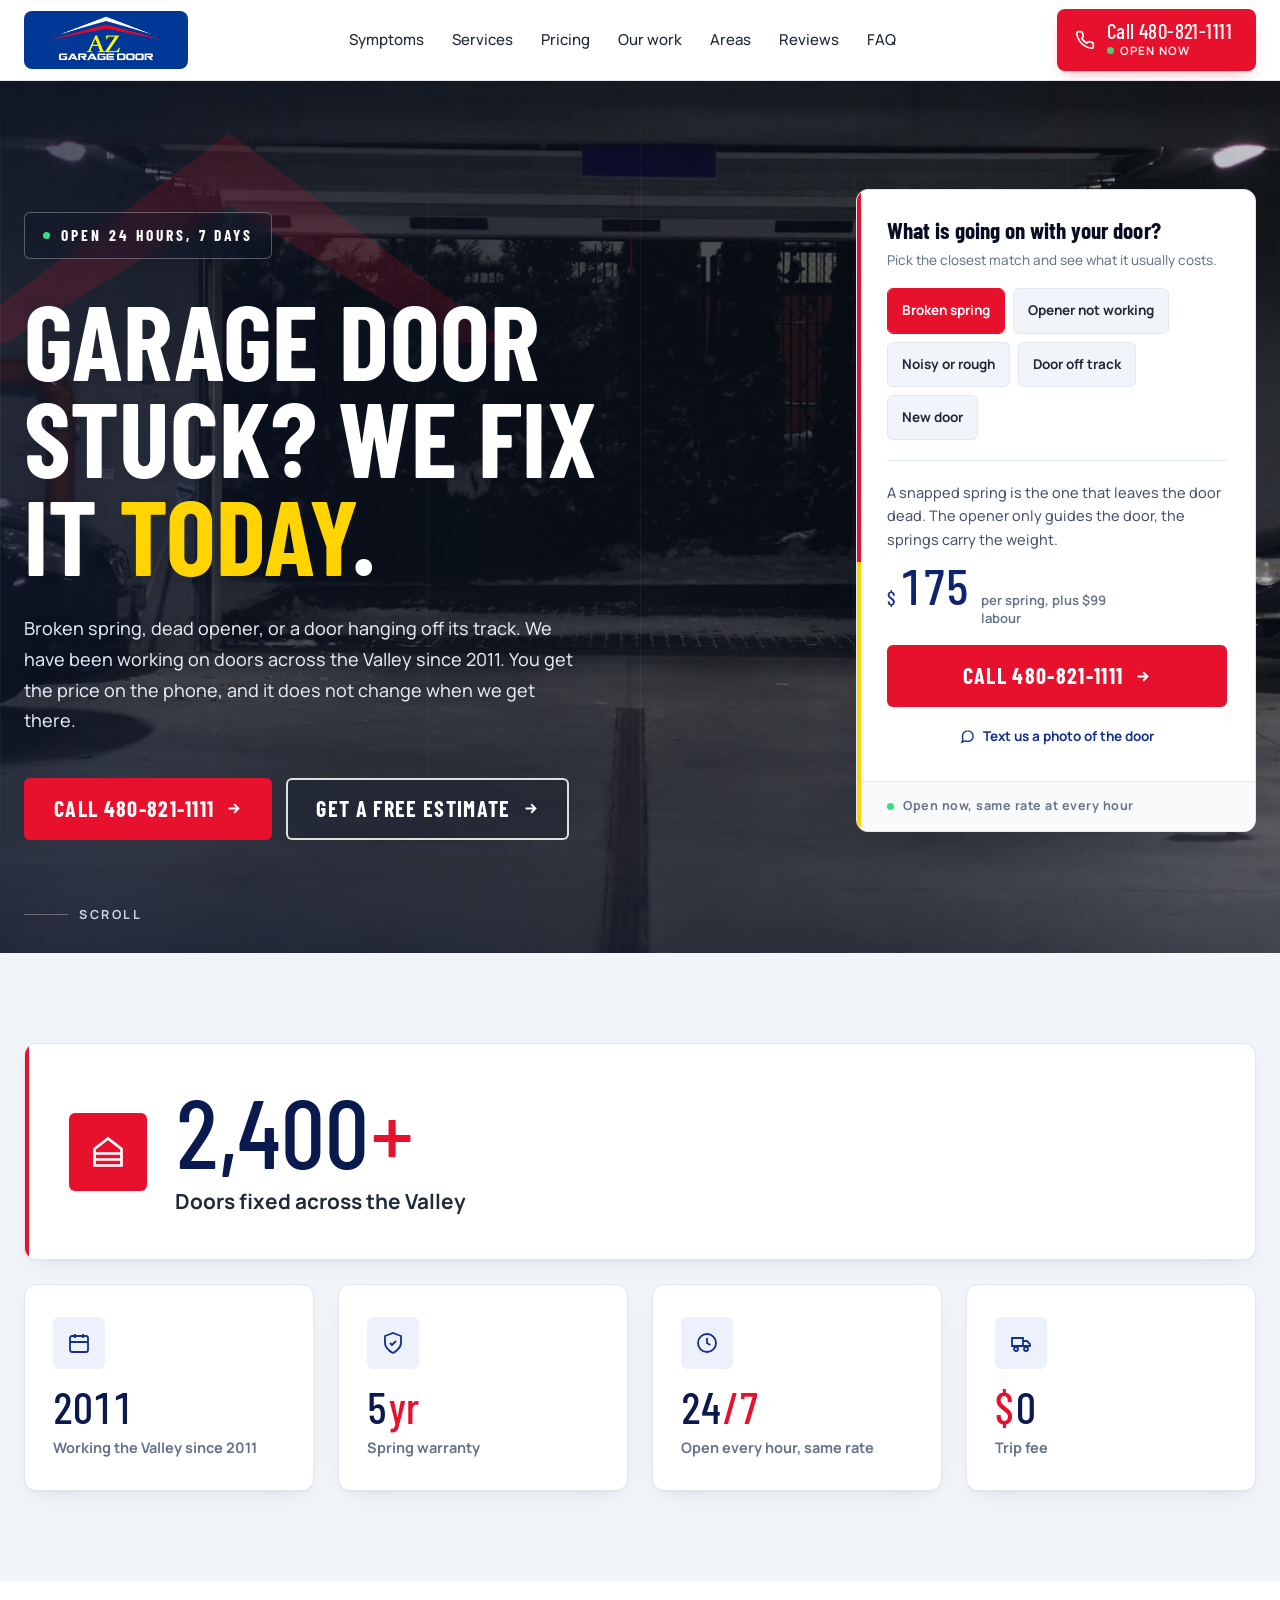
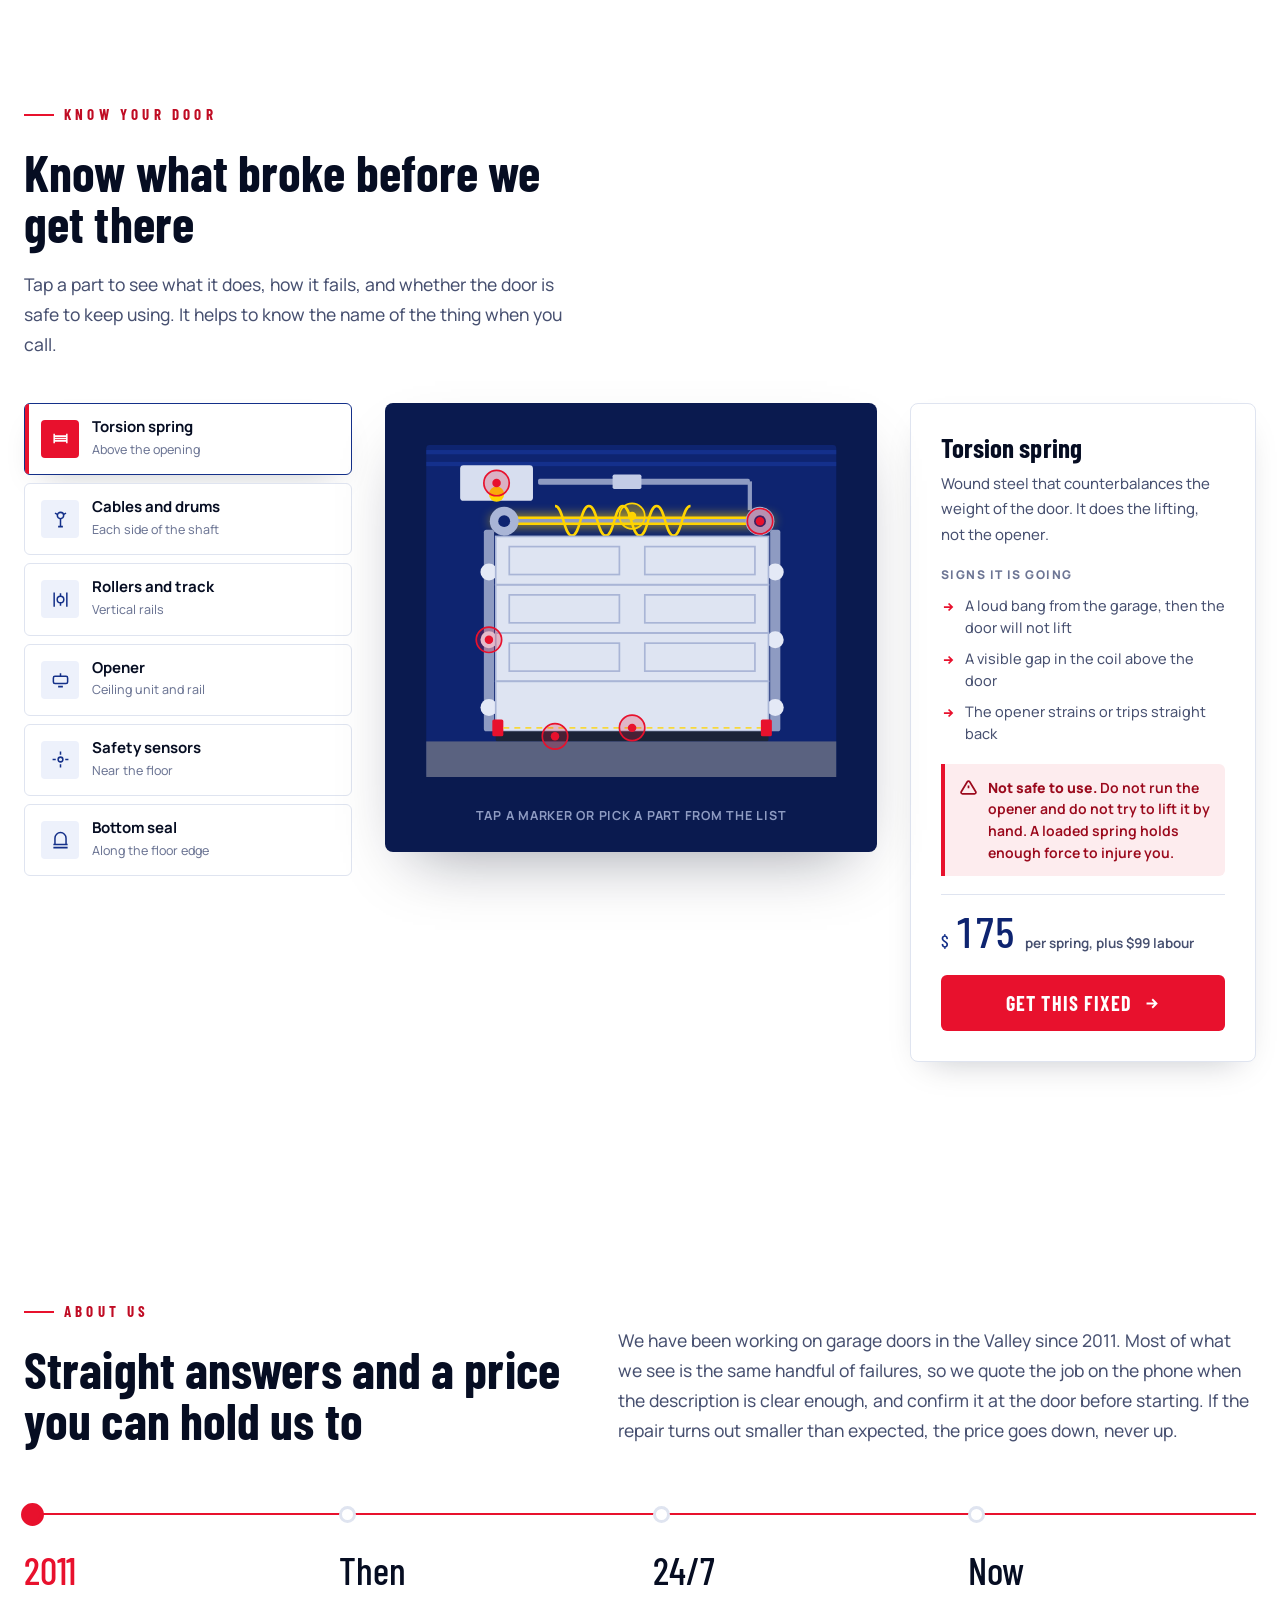
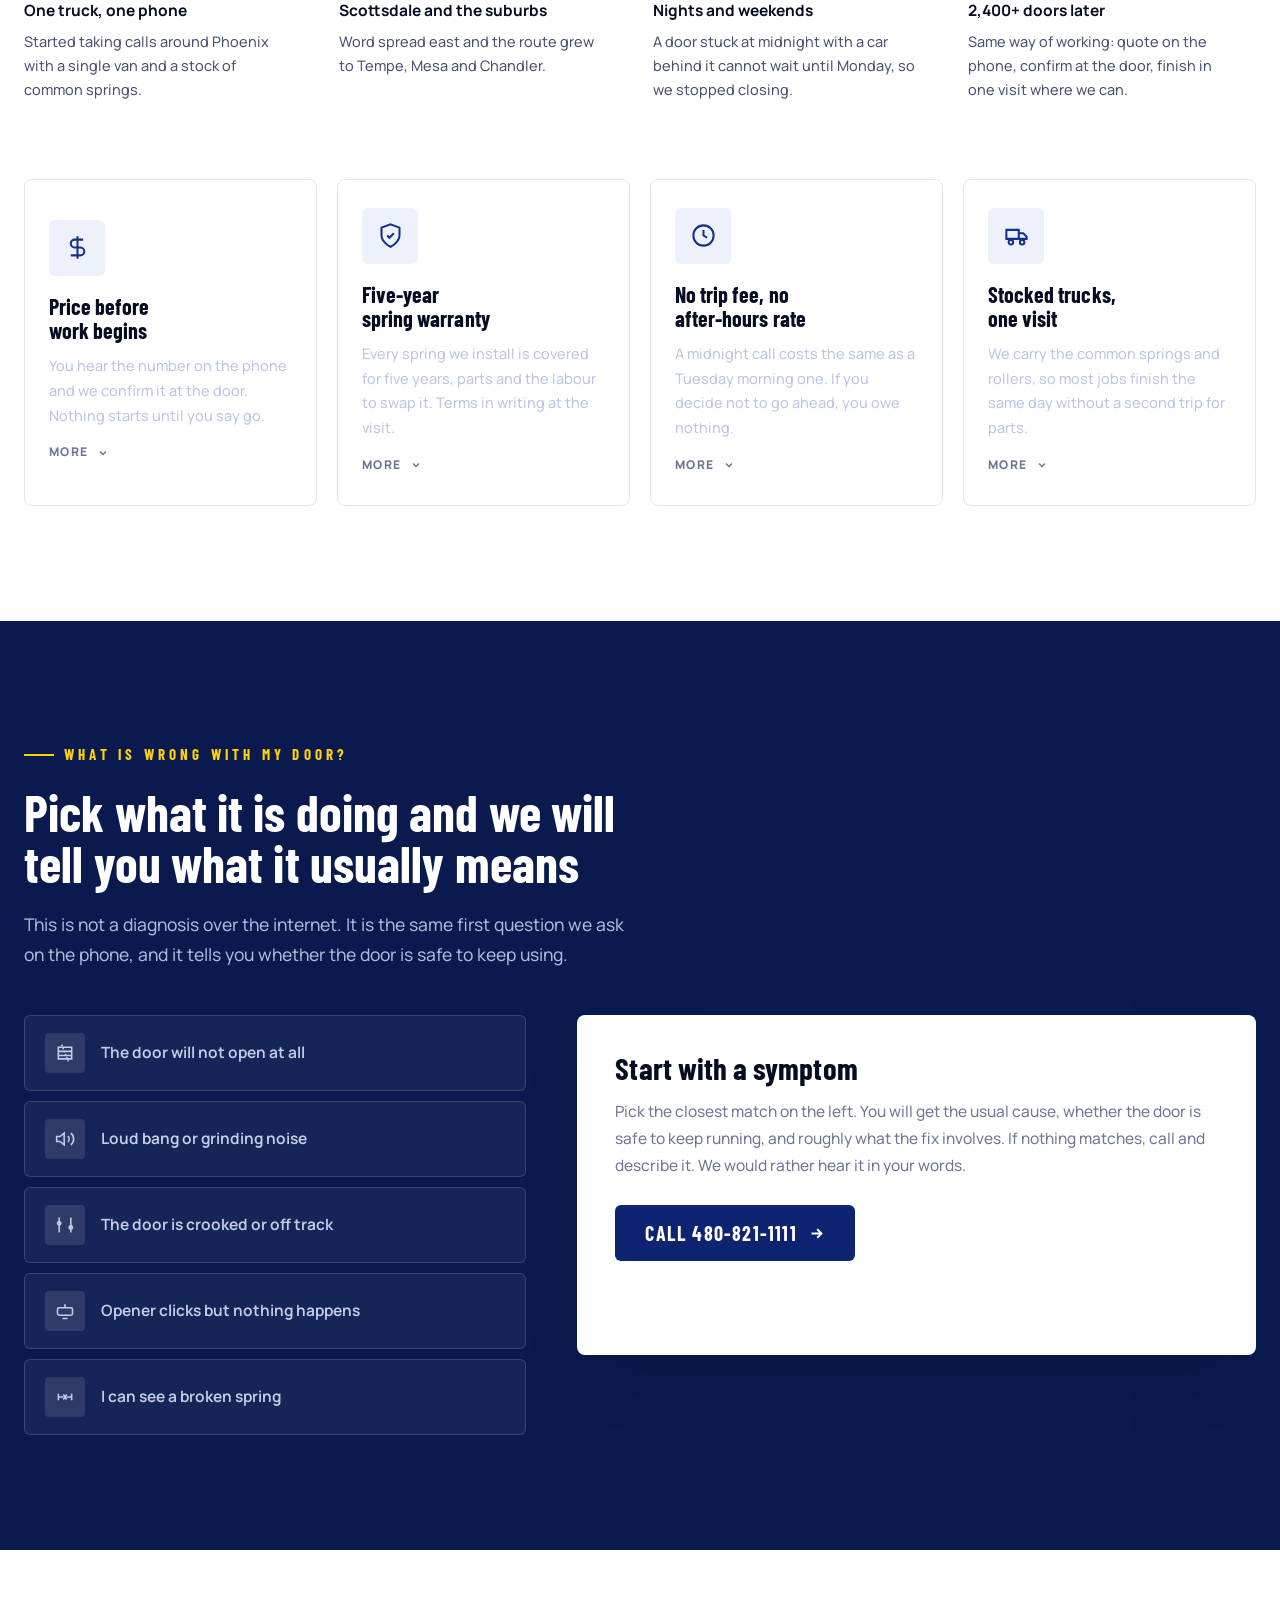
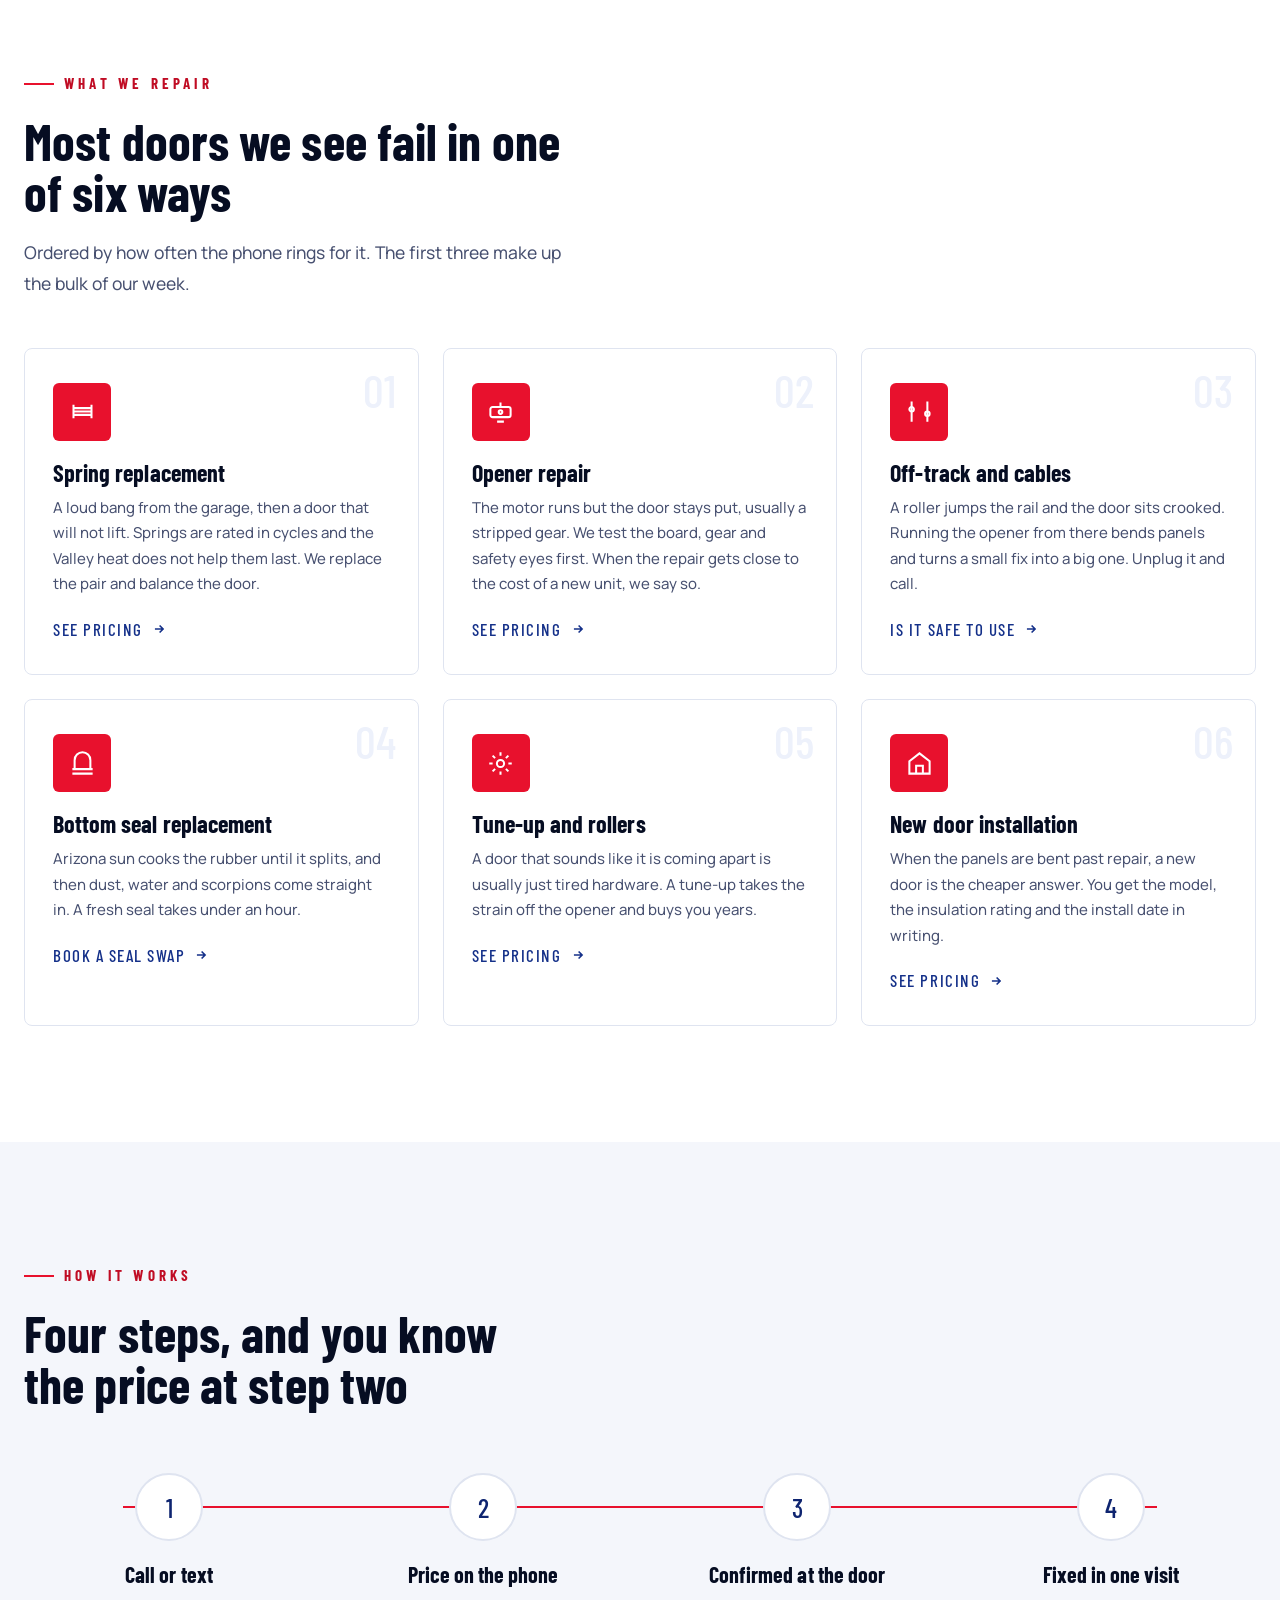
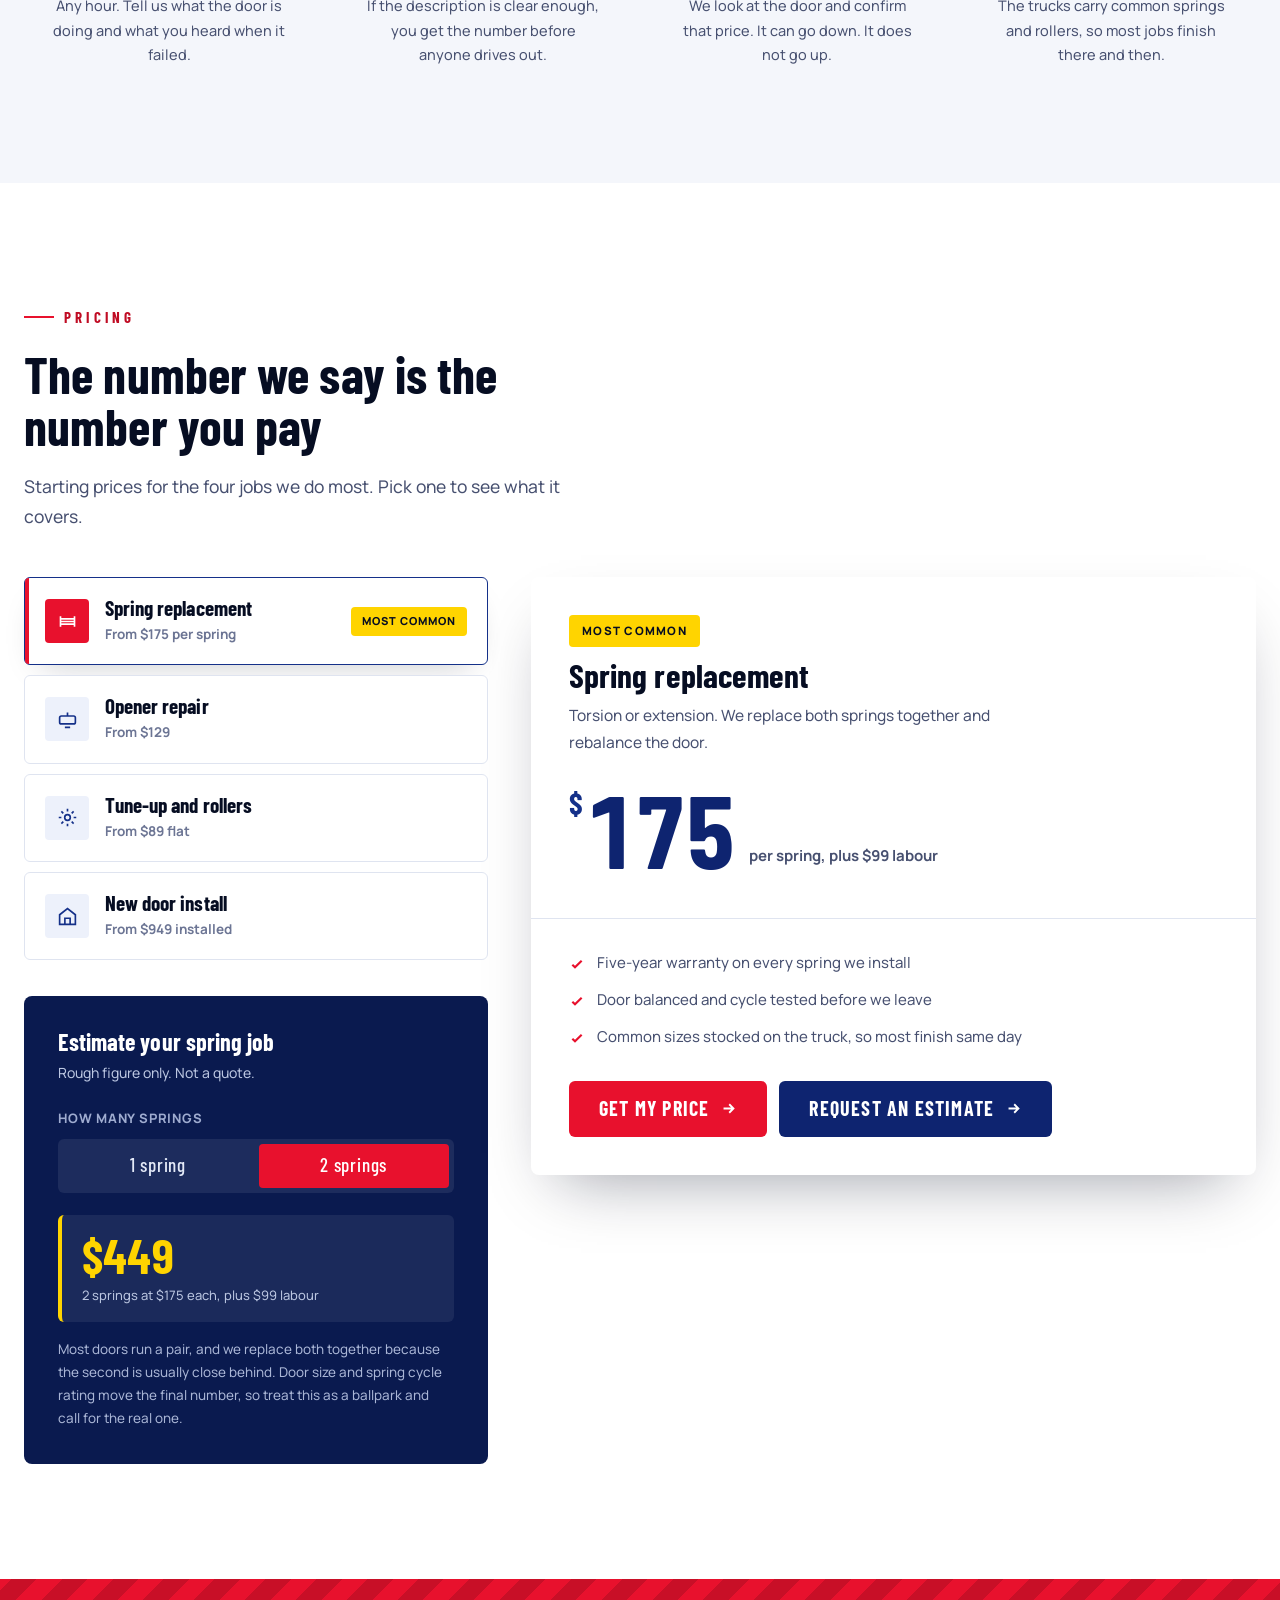
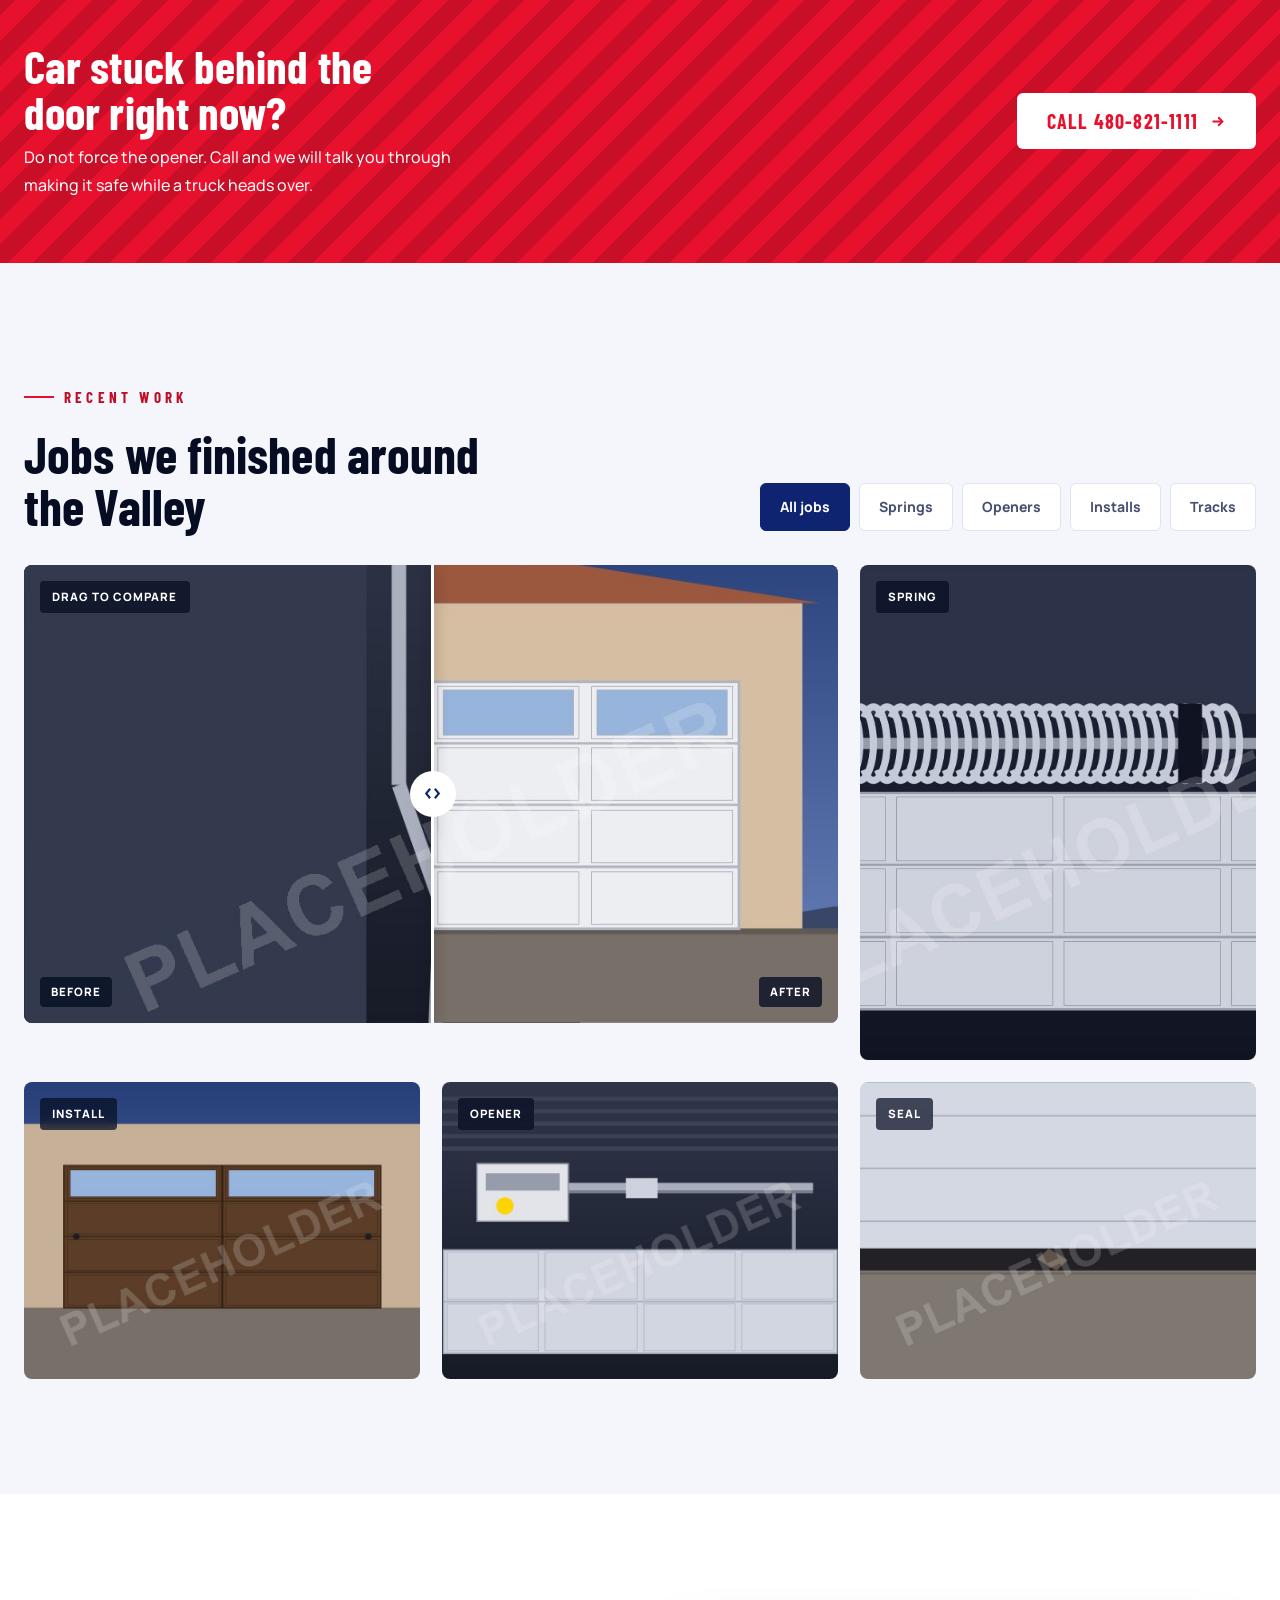
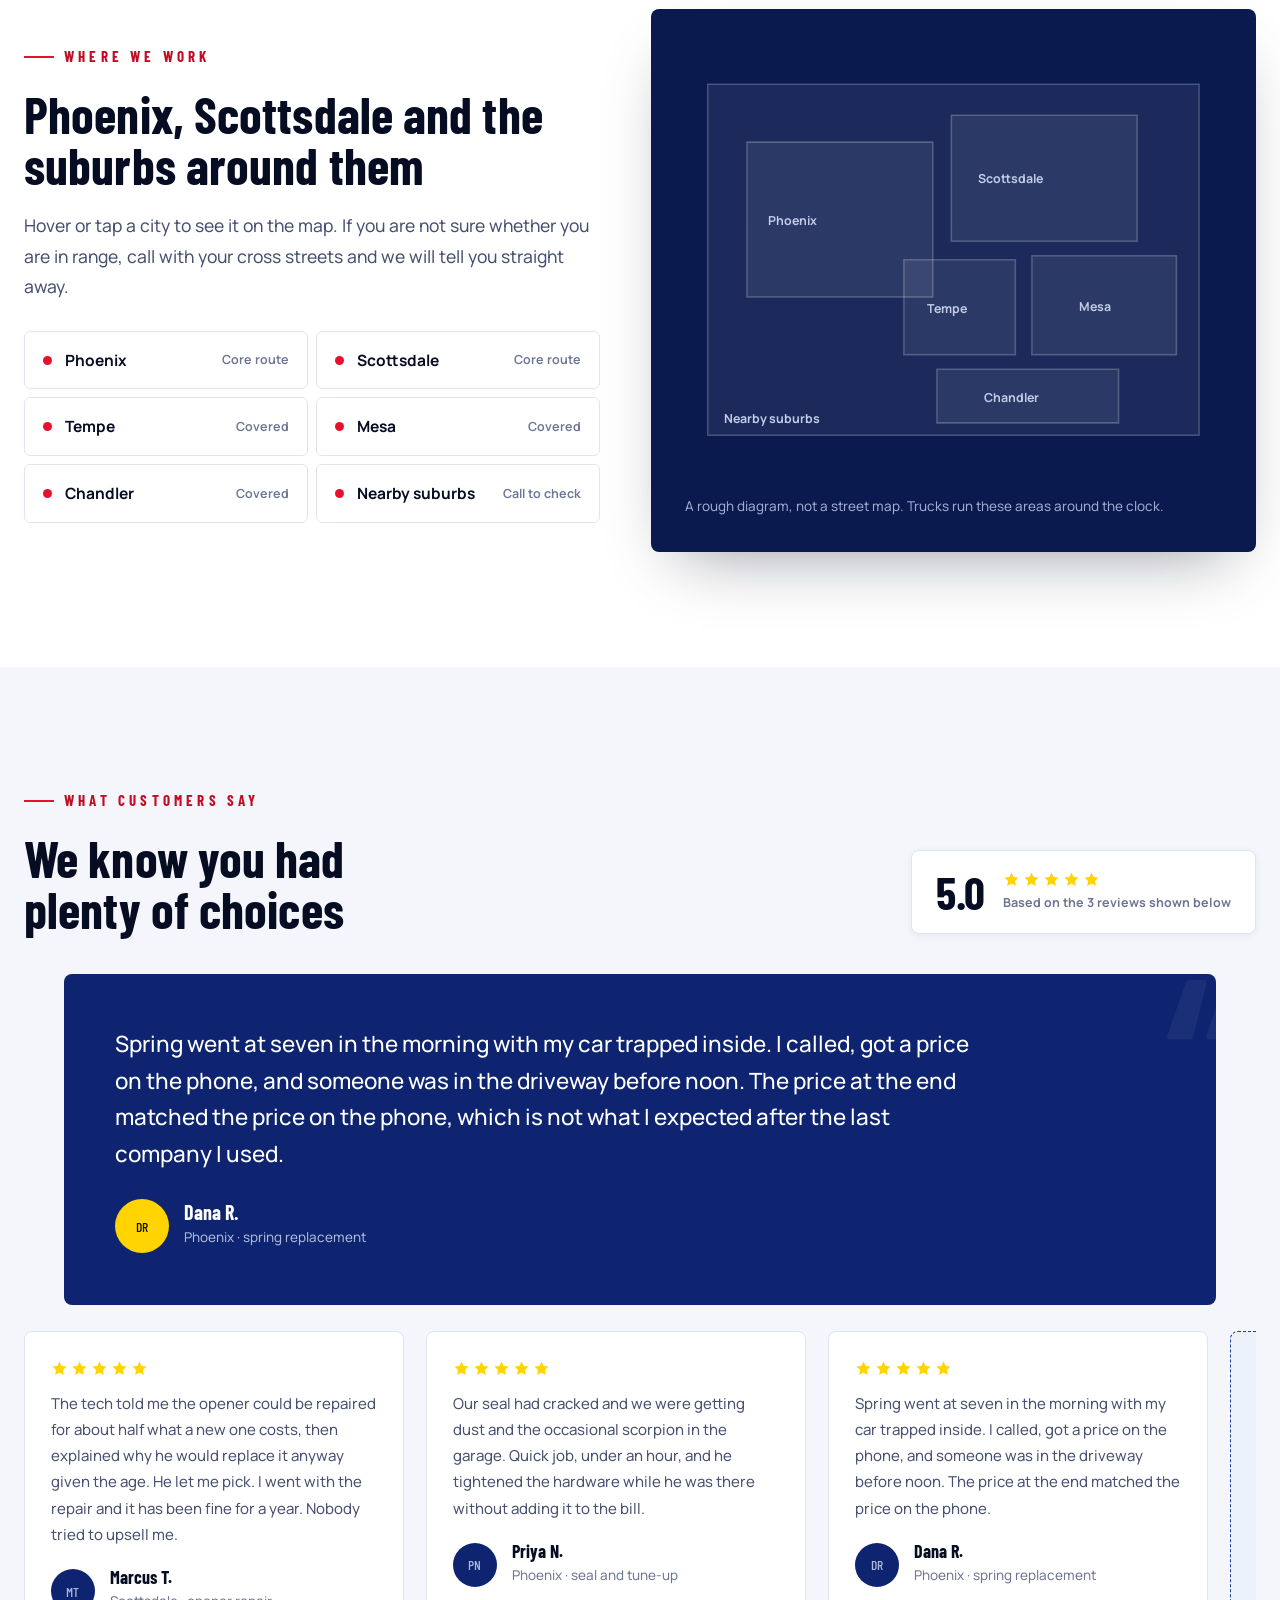
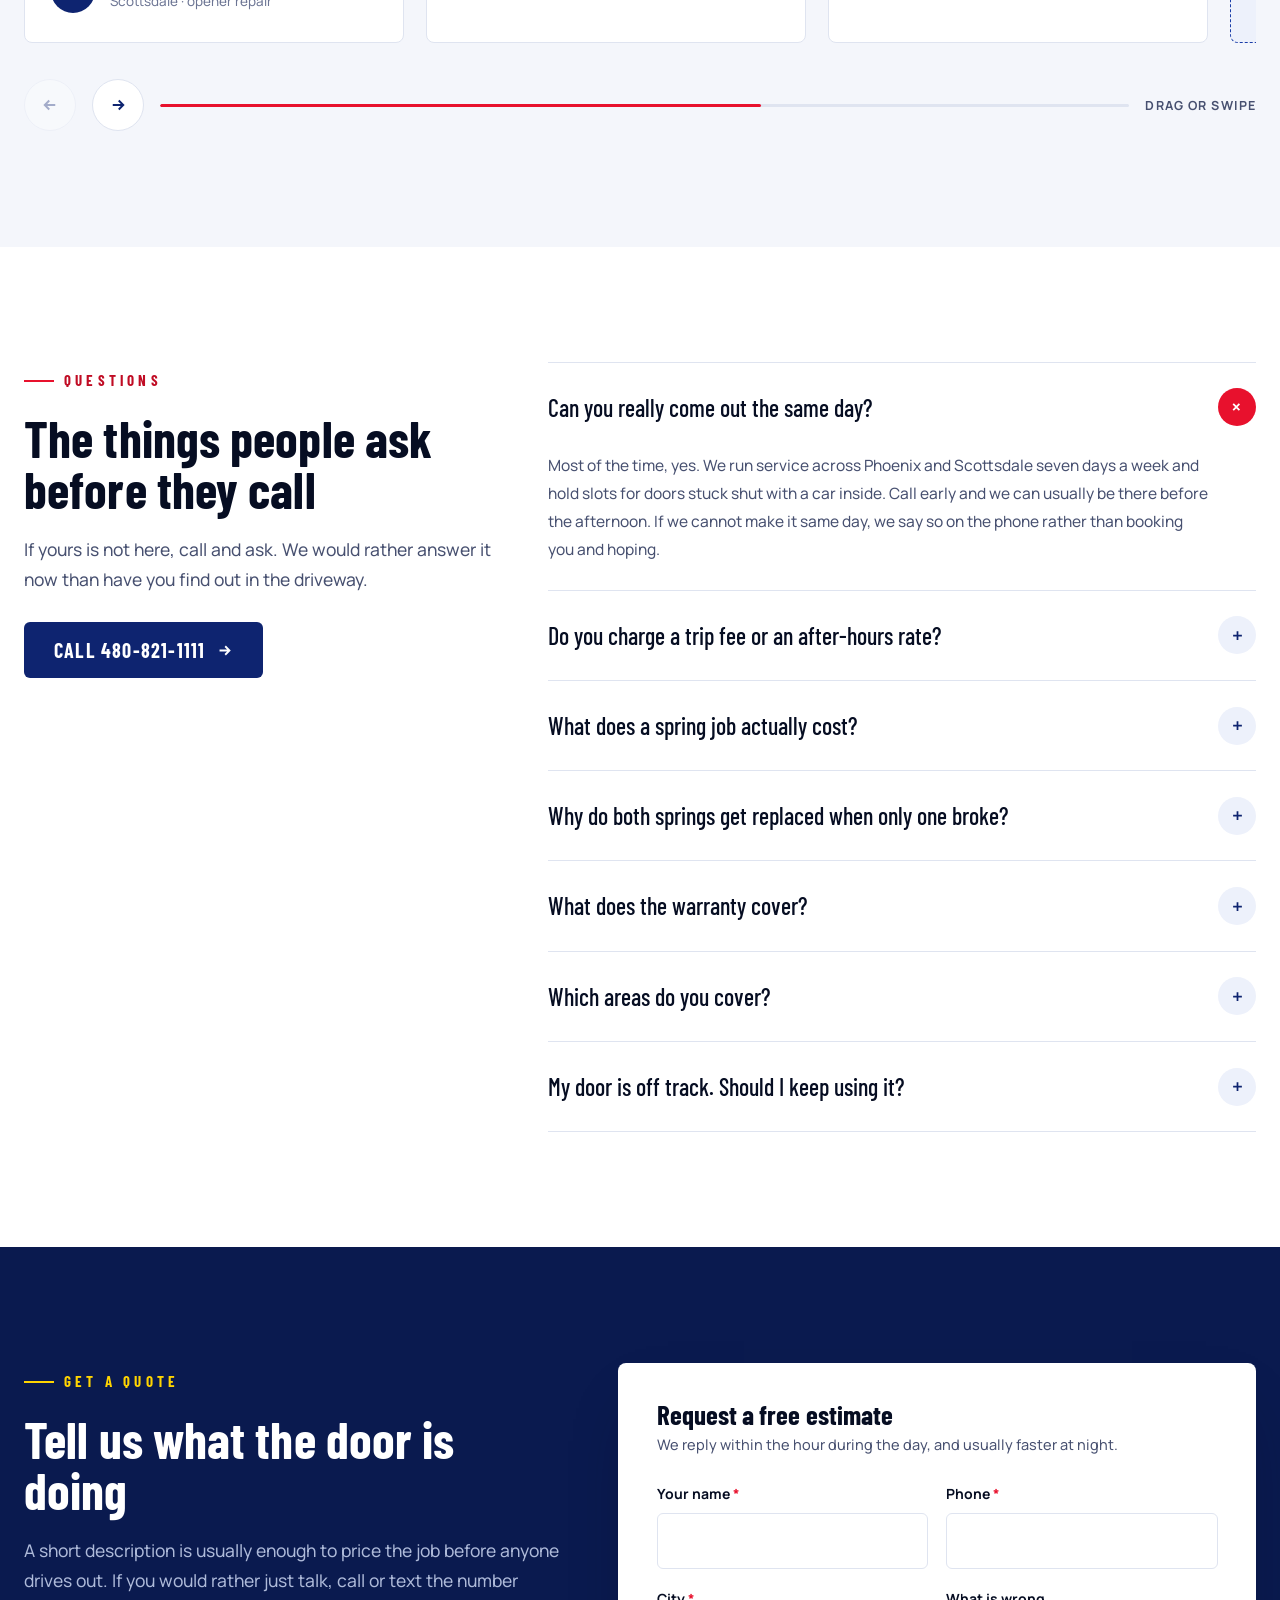
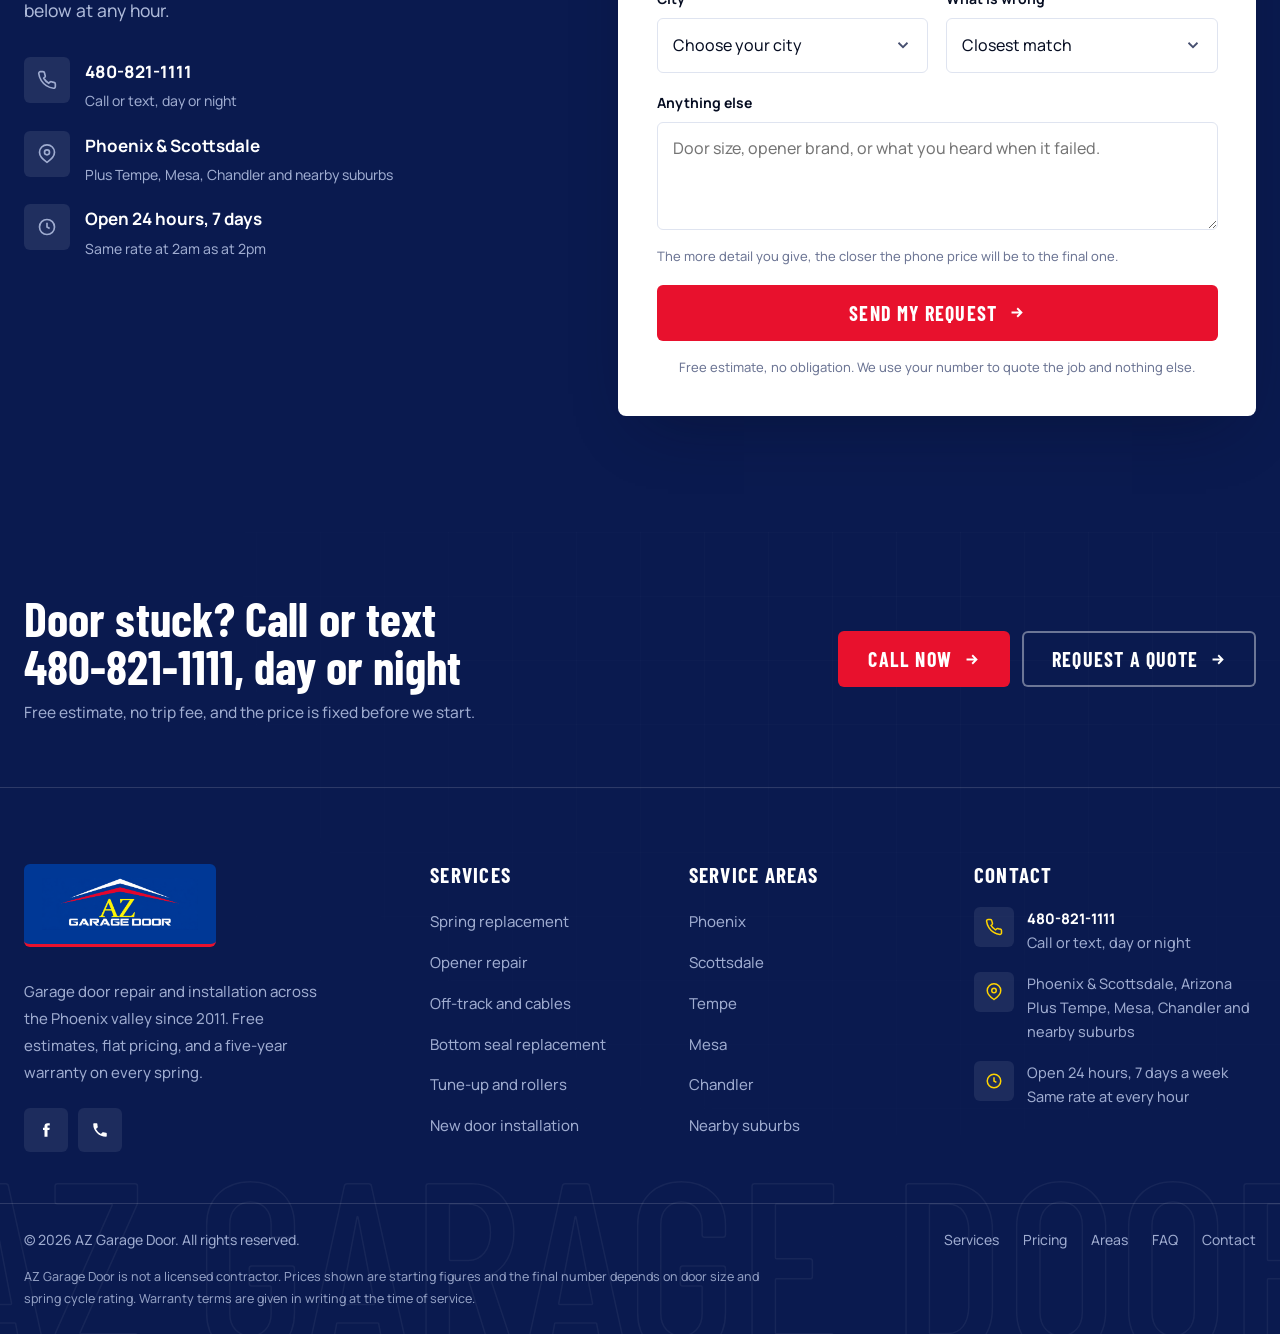
<file: index.html>
<!DOCTYPE html>
<html lang="en">
<head>
<meta charset="utf-8">
<meta name="viewport" content="width=device-width, initial-scale=1">
<title>AZ Garage Door | 24/7 Garage Door Repair in Phoenix, Scottsdale &amp; the Valley</title>
<meta name="description" content="Spring snapped, opener dead, or door off its track? AZ Garage Door has been fixing doors across Phoenix, Scottsdale, Tempe, Mesa and Chandler since 2011. Price on the phone, no trip fee, open 24 hours. Call 480-821-1111.">
<meta name="theme-color" content="#0A1A4F">
<link rel="icon" href="assets/images/favicon.ico" sizes="any">
<link rel="icon" type="image/png" sizes="32x32" href="assets/images/favicon-32.png">
<link rel="icon" type="image/png" sizes="16x16" href="assets/images/favicon-16.png">
<link rel="apple-touch-icon" sizes="180x180" href="assets/images/favicon-180.png">
<meta property="og:type" content="website">
<meta property="og:title" content="AZ Garage Door | 24/7 Repair Across the Phoenix Valley">
<meta property="og:description" content="Same-day garage door repair in Phoenix and Scottsdale. Price quoted on the phone. Open 24 hours, same rate every hour.">
<meta property="og:image" content="assets/images/az-hero-poster.jpg">
<link rel="preconnect" href="https://fonts.googleapis.com">
<link rel="preconnect" href="https://fonts.gstatic.com" crossorigin>
<link href="https://fonts.googleapis.com/css2?family=Barlow+Condensed:wght@600;700&family=Manrope:wght@400;500;600;700;800&display=swap" rel="stylesheet">
<style>/* ==========================================================================
   AZ GARAGE DOOR
   Palette taken off the logo: navy field, red chevron, yellow AZ mark.
   Navy is the base, red carries every primary action, yellow is used
   sparingly as an accent. No gradients, radius capped at 8px.
   ========================================================================== */
:root{
  --ink:#060D22;
  --navy-900:#0A1A4F;
  --navy-800:#0E2470;
  --navy-700:#143089;
  --navy-600:#1A3DA8;
  --navy-050:#EDF1FB;
  --red:#E8112D;
  --red-700:#C00C24;
  --yellow:#FFD400;
  --yellow-700:#D9B400;
  --paper:#F4F6FB;
  --white:#fff;
  --body:#475070;
  --body-dim:#6C7594;
  --line:#DFE4F0;
  --line-dark:rgba(255,255,255,.14);

  /* light surfaces for the header, hero card and stats band */
  --hdr-bg:#FFFFFF;
  --hdr-line:#E5E7EB;
  --hdr-h:80px;
  --nav-ink:#1F2937;
  --logo-blue:#003896;
  --surface:#F1F5F9;
  --surface-line:#E2E8F0;
  --slate:#64748B;
  --r-card:12px;
  --sh-soft:0 2px 12px rgba(0,0,0,.06);
  --sh-card:0 1px 2px rgba(15,23,42,.04),0 8px 24px -12px rgba(15,23,42,.14);

  --display:"Barlow Condensed",Impact,"Arial Narrow",sans-serif;
  --text:"Manrope",-apple-system,BlinkMacSystemFont,"Segoe UI",sans-serif;

  --shell:1280px;
  --gut:24px;

  --r-sm:4px;
  --r:6px;
  --r-lg:8px;

  --e-out:cubic-bezier(.16,1,.3,1);
  --e-io:cubic-bezier(.65,0,.35,1);
  --t-fast:.16s var(--e-io);
  --t:.3s var(--e-io);
  --t-slow:.55s var(--e-out);

  --sh-1:0 2px 8px rgba(6,13,34,.06);
  --sh-2:0 14px 34px -18px rgba(6,13,34,.28);
  --sh-3:0 28px 64px -28px rgba(6,13,34,.42);

  --z-base:0; --z-raise:10; --z-sticky:60; --z-fixed:80; --z-nav:100; --z-modal:200; --z-cursor:9999;
}

*,*::before,*::after{box-sizing:border-box}
/* Clip sideways overflow on the root, not on body. Setting overflow-x on body
   forces overflow-y to compute to auto, which makes body the scroll container
   and breaks scrollY, fixed positioning and every scroll-linked effect. */
html{-webkit-text-size-adjust:100%;overflow-x:clip}
body{
  margin:0;background:var(--white);color:var(--body);
  font-family:var(--text);font-size:16.5px;line-height:1.72;font-weight:450;
  -webkit-font-smoothing:antialiased;
}
img,video,svg{display:block;max-width:100%}
a{color:inherit;text-decoration:none}
button{font:inherit;color:inherit;background:none;border:0}
h1,h2,h3,h4{margin:0;color:var(--ink);font-family:var(--display);font-weight:700;line-height:1;letter-spacing:.002em}
p{margin:0}
ul,ol{margin:0;padding:0;list-style:none}
strong{font-weight:800}

::selection{background:var(--yellow);color:var(--ink)}

:focus-visible{outline:3px solid var(--yellow);outline-offset:3px;border-radius:var(--r-sm)}
.dark :focus-visible,.hero :focus-visible,.band :focus-visible,.ft :focus-visible{outline-color:var(--yellow)}
/* yellow disappears on white, so light surfaces get a navy ring */
.hdr :focus-visible,.mnav :focus-visible,.qp :focus-visible,.stats :focus-visible{outline-color:var(--navy-600)}

.shell{width:100%;max-width:var(--shell);margin-inline:auto;padding-inline:var(--gut)}
.shell--wide{max-width:1480px}
.sr{position:absolute;width:1px;height:1px;padding:0;margin:-1px;overflow:hidden;clip:rect(0,0,0,0);white-space:nowrap;border:0}

.skip{
  position:absolute;left:14px;top:-70px;z-index:300;
  background:var(--yellow);color:var(--ink);padding:12px 20px;
  border-radius:0 0 var(--r-lg) var(--r-lg);font-weight:800;
  transition:top var(--t-fast);
}
.skip:focus{top:0}

/* ---------- section scaffolding -------------------------------------- */
.sec{position:relative;padding:clamp(72px,9vw,128px) 0}
.sec--pap{background:var(--paper)}
.sec--navy{background:var(--navy-900);color:#C3CCE6}
/* Headings go white on the navy background, but never inside a light card
   that happens to sit in the same section. */
.sec--navy h2,.sec--navy h3{color:var(--white)}
.sec--navy .form h2,.sec--navy .form h3,
.sec--navy .sym__panel h2,.sec--navy .sym__panel h3{color:var(--ink)}

.kicker{
  display:inline-flex;align-items:center;gap:10px;
  font-family:var(--display);font-size:15px;font-weight:700;
  letter-spacing:.28em;text-transform:uppercase;color:var(--red-700);
  margin-bottom:18px;
}
.kicker::before{content:"";width:30px;height:2px;background:var(--red);flex:none}
.sec--navy .kicker{color:var(--yellow)}
.sec--navy .kicker::before{background:var(--yellow)}

.h-xl{font-size:clamp(2.35rem,5.4vw,4.1rem)}
.h-lg{font-size:clamp(2rem,4.2vw,3.2rem)}
.h-md{font-size:clamp(1.55rem,2.6vw,2.15rem)}
.lede{margin-top:20px;font-size:17.5px;max-width:58ch}
.sec--navy .lede{color:#AEBAD9}

/* ---------- buttons --------------------------------------------------- */
.btn{
  position:relative;display:inline-flex;align-items:center;justify-content:center;gap:11px;
  min-height:56px;padding:0 30px;border-radius:var(--r);cursor:pointer;
  font-family:var(--display);font-size:20px;font-weight:700;
  letter-spacing:.06em;text-transform:uppercase;white-space:nowrap;
  background:var(--red);color:var(--white);
  overflow:hidden;isolation:isolate;touch-action:manipulation;
  transition:color var(--t-fast),box-shadow var(--t),transform var(--t-fast);
}
/* colour sweeps in from the left */
.btn::before{
  content:"";position:absolute;inset:0;z-index:-1;background:var(--ink);
  transform:scaleX(0);transform-origin:left;transition:transform var(--t);
}
.btn:hover::before,.btn:focus-visible::before{transform:scaleX(1)}
.btn:hover{box-shadow:var(--sh-2)}
.btn:active{transform:translateY(1px)}
.btn svg{width:17px;height:17px;flex:none;stroke:currentColor;stroke-width:2.6;fill:none;
  transition:transform var(--t)}
.btn:hover svg{transform:translateX(5px)}

.btn--yellow{background:var(--yellow);color:var(--ink)}
.btn--yellow::before{background:var(--ink)}
.btn--yellow:hover{color:var(--yellow)}
.btn--line{background:transparent;color:var(--white);box-shadow:inset 0 0 0 2px rgba(255,255,255,.4)}
.btn--line::before{background:var(--white)}
.btn--line:hover,.btn--line:focus-visible{color:var(--navy-900);box-shadow:inset 0 0 0 2px var(--white)}
.btn--dark{background:var(--navy-800)}
.btn--dark::before{background:var(--red)}
.btn--sm{min-height:48px;padding:0 22px;font-size:17px}

/* ---------- custom cursor -------------------------------------------- */
.cur,.cur-ring{
  position:fixed;top:0;left:0;z-index:var(--z-cursor);pointer-events:none;
  border-radius:50%;opacity:0;transition:opacity .25s;
  will-change:transform;
}
.cur{width:7px;height:7px;background:var(--red);margin:-3.5px 0 0 -3.5px}
.cur-ring{
  width:40px;height:40px;margin:-20px 0 0 -20px;
  border:1.5px solid rgba(10,26,79,.5);
  display:grid;place-items:center;
  transition:opacity .25s,width .28s var(--e-out),height .28s var(--e-out),
             border-color .28s,background-color .28s,margin .28s var(--e-out);
}
.cur-ring__txt{
  font-family:var(--display);font-size:13px;font-weight:700;letter-spacing:.12em;
  text-transform:uppercase;color:var(--white);opacity:0;transition:opacity .2s;
}
body.cursor-on.cur-ready .cur,body.cursor-on.cur-ready .cur-ring{opacity:1}
body.cursor-on a,body.cursor-on button,body.cursor-on [data-cur]{cursor:none}
body.cursor-on.cur-ready{cursor:none}
/* over a link or button */
.cur-ring.is-link{width:58px;height:58px;margin:-29px 0 0 -29px;
  border-color:var(--red);background:rgba(232,17,45,.12)}
/* over an image tile */
.cur-ring.is-media{width:82px;height:82px;margin:-41px 0 0 -41px;
  border-color:transparent;background:var(--red)}
.cur-ring.is-media .cur-ring__txt{opacity:1}
.cur.is-hidden{opacity:0}

/* ---------- back to top ---------------------------------------------- */
.totop{
  position:fixed;right:22px;bottom:22px;z-index:var(--z-fixed);
  width:56px;height:56px;border-radius:50%;cursor:pointer;
  display:grid;place-items:center;background:var(--navy-800);color:var(--white);
  box-shadow:var(--sh-2);
  opacity:0;visibility:hidden;transform:translateY(14px) scale(.9);
  transition:opacity var(--t),transform var(--t),visibility var(--t),background var(--t-fast);
}
.totop.on{opacity:1;visibility:visible;transform:none}
.totop:hover{background:var(--red)}
.totop:hover .totop__arw{transform:translateY(-3px)}
.totop__arw{width:19px;height:19px;stroke:currentColor;stroke-width:2.8;fill:none;
  transition:transform var(--t-fast);position:relative;z-index:1}
.totop__ring{position:absolute;inset:0;transform:rotate(-90deg)}
.totop__ring circle{fill:none;stroke-width:3}
.totop__ring .bg{stroke:rgba(255,255,255,.2)}
.totop__ring .fg{stroke:var(--yellow);stroke-linecap:round;
  stroke-dasharray:157;stroke-dashoffset:157;transition:stroke-dashoffset .1s linear}

/* ---------- header ---------------------------------------------------- */
/* Solid white at every scroll position. A hairline marks the edge at the top
   of the page; the soft shadow only comes in once the page has scrolled. */
.hdr{
  position:fixed;inset:0 0 auto;z-index:var(--z-nav);
  background:var(--hdr-bg);box-shadow:0 1px 0 var(--hdr-line);
  transition:box-shadow var(--t);
}
.hdr.stuck{box-shadow:0 1px 0 var(--hdr-line),var(--sh-soft)}
.hdr__in{display:flex;align-items:center;gap:32px;min-height:var(--hdr-h)}
/* The supplied logo is a flat blue rectangle, so frame it as a rounded panel
   of the same blue rather than letting it sit as a hard-edged box on white. */
.hdr__logo{flex:none;display:block;padding:5px 10px;border-radius:var(--r-lg);
  background:var(--logo-blue);transition:transform var(--t)}
.hdr__logo:hover{transform:translateY(-1px)}
.hdr__logo img{height:48px;width:auto}

.nav{margin-left:auto}
.nav__list{display:flex;align-items:center;gap:28px}
.nav__list a{
  position:relative;display:block;padding:10px 0;
  color:var(--nav-ink);font-size:15px;font-weight:500;
  transition:color var(--t-fast);
}
/* underline draws out from the centre */
.nav__list a::after{
  content:"";position:absolute;left:0;right:0;bottom:4px;height:2px;
  background:var(--red);transform:scaleX(0);transform-origin:center;
  transition:transform var(--t);
}
.nav__list a:hover,.nav__list a:focus-visible{color:var(--red-700)}
.nav__list a:hover::after,.nav__list a:focus-visible::after{transform:scaleX(1)}
.nav__list a[aria-current="true"]{color:var(--red-700)}
.nav__list a[aria-current="true"]::after{transform:scaleX(1)}

/* margin-left keeps it on the right edge once the desktop nav is hidden */
.hdr__right{display:flex;align-items:center;gap:12px;flex:none;margin-left:auto}
.callbtn{
  display:flex;align-items:center;gap:12px;padding:11px 24px 11px 18px;
  border-radius:var(--r-lg);background:var(--red);color:var(--white);
  box-shadow:0 6px 16px -8px rgba(232,17,45,.55);
  transition:background var(--t-fast),transform var(--t-fast),box-shadow var(--t-fast);
}
.callbtn:hover{background:var(--red-700);transform:translateY(-2px);box-shadow:0 10px 20px -10px rgba(192,12,36,.6)}
.callbtn__ic{width:20px;height:20px;stroke:currentColor;stroke-width:2;fill:none;flex:none}
.callbtn__t{display:block;font-family:var(--display);font-size:21px;line-height:1;letter-spacing:.02em}
.callbtn__s{display:flex;align-items:center;gap:6px;font-size:11.5px;font-weight:700;
  letter-spacing:.1em;text-transform:uppercase;opacity:.92}
.dot{width:7px;height:7px;border-radius:50%;background:#37E07E;flex:none;
  box-shadow:0 0 0 0 rgba(55,224,126,.75);animation:beat 2.2s infinite}
@keyframes beat{70%{box-shadow:0 0 0 9px rgba(55,224,126,0)}100%{box-shadow:0 0 0 0 rgba(55,224,126,0)}}

.burger{
  display:none;width:50px;height:50px;border-radius:var(--r);cursor:pointer;
  background:var(--surface);border:1px solid var(--surface-line);place-items:center;
  transition:background var(--t-fast);
}
.burger:hover{background:var(--surface-line)}
.burger span{display:block;width:22px;height:2px;background:var(--nav-ink);border-radius:2px;
  transition:transform var(--t),opacity var(--t-fast)}
.burger span + span{margin-top:5px}
.burger[aria-expanded="true"] span:nth-child(1){transform:translateY(7px) rotate(45deg)}
.burger[aria-expanded="true"] span:nth-child(2){opacity:0}
.burger[aria-expanded="true"] span:nth-child(3){transform:translateY(-7px) rotate(-45deg)}

/* full-screen mobile menu. It slides in under the white header so the burger
   (now a close button) stays visible on top. */
.mnav{
  position:fixed;inset:0;z-index:calc(var(--z-nav) - 1);background:var(--white);
  display:flex;flex-direction:column;padding:calc(var(--hdr-h) + 16px) var(--gut) 36px;
  transform:translateX(100%);visibility:hidden;
  transition:transform var(--t-slow),visibility var(--t-slow);
  overflow-y:auto;
}
.mnav.on{transform:none;visibility:visible}
.mnav__list{flex:1}
.mnav__list li{border-bottom:1px solid var(--hdr-line);
  opacity:0;transform:translateX(24px);transition:opacity .4s,transform .4s}
.mnav.on .mnav__list li{opacity:1;transform:none}
.mnav.on .mnav__list li:nth-child(1){transition-delay:.10s}
.mnav.on .mnav__list li:nth-child(2){transition-delay:.15s}
.mnav.on .mnav__list li:nth-child(3){transition-delay:.20s}
.mnav.on .mnav__list li:nth-child(4){transition-delay:.25s}
.mnav.on .mnav__list li:nth-child(5){transition-delay:.30s}
.mnav.on .mnav__list li:nth-child(6){transition-delay:.35s}
.mnav.on .mnav__list li:nth-child(7){transition-delay:.40s}
.mnav__list a{
  display:flex;align-items:baseline;gap:14px;padding:17px 0;color:var(--nav-ink);
  font-family:var(--display);font-size:32px;text-transform:uppercase;
  transition:color var(--t-fast),padding-left var(--t);
}
.mnav__list a:hover{color:var(--red-700);padding-left:10px}
.mnav__n{font-size:13px;font-family:var(--text);font-weight:700;color:var(--red-700)}
.mnav__foot{margin-top:28px;display:grid;gap:12px}
.mnav__foot .btn{width:100%}
/* the outline button is white-on-dark by default; flip it for the white menu */
.mnav .btn--line{color:var(--navy-900);box-shadow:inset 0 0 0 2px var(--navy-900)}
.mnav .btn--line::before{background:var(--navy-900)}
.mnav .btn--line:hover,.mnav .btn--line:focus-visible{color:var(--white);box-shadow:inset 0 0 0 2px var(--navy-900)}
.mnav__meta{margin-top:22px;font-size:14px;line-height:1.85;color:var(--slate)}

/* ---------- hero ------------------------------------------------------ */
/* top padding = header height + roughly 100-120px of open space */
.hero{position:relative;isolation:isolate;overflow:hidden;background:var(--navy-900);
  padding:calc(var(--hdr-h) + clamp(64px,8.5vw,116px)) 0 0}
.hero__bg{position:absolute;inset:0;z-index:-3}
.hero__bg video,.hero__bg img{width:100%;height:100%;object-fit:cover}
/* Semi-transparent navy rather than near-black, so the garage shows through.
   It stays heaviest on the left where the headline sits. */
.hero__veil{
  position:absolute;inset:0;z-index:-2;
  background:
    linear-gradient(90deg,rgba(15,23,42,.75) 0%,rgba(15,23,42,.45) 60%,rgba(15,23,42,.25) 100%),
    linear-gradient(to top,rgba(15,23,42,.55) 0%,transparent 30%);
}
/* red chevron lifted from the logo mark */
.hero__chev{
  position:absolute;left:-4%;top:14%;z-index:-1;width:min(560px,46vw);opacity:.16;
  pointer-events:none;
}
.hero__chev path{fill:var(--red)}
.hero__rule{position:absolute;inset:0;z-index:-1;pointer-events:none;
  background-image:linear-gradient(90deg,rgba(255,255,255,.05) 1px,transparent 1px);
  background-size:calc(100% / 6) 100%;
  mask-image:linear-gradient(to bottom,transparent,#000 30%,#000 70%,transparent)}

.hero__grid{display:grid;grid-template-columns:1.32fr .68fr;gap:56px;align-items:end}
.hero__eyebrow{
  display:inline-flex;align-items:center;gap:11px;margin-bottom:32px;
  padding:9px 18px;border:1px solid rgba(255,255,255,.3);border-radius:var(--r);
  background:rgba(15,23,42,.35);backdrop-filter:blur(8px);
  color:var(--white);font-family:var(--display);font-size:15.5px;font-weight:700;
  letter-spacing:.2em;text-transform:uppercase;
}
.hero h1{
  color:var(--white);font-size:clamp(3.1rem,8.2vw,6.6rem);line-height:.93;
  text-transform:uppercase;text-shadow:0 2px 24px rgba(15,23,42,.35);
}
.hero h1 .ln{display:block;overflow:hidden}
.hero h1 .ln > span{display:block;transform:translateY(102%);
  animation:riseIn .95s var(--e-out) forwards}
.hero h1 .ln:nth-child(2) > span{animation-delay:.1s}
.hero h1 .ln:nth-child(3) > span{animation-delay:.2s}
@keyframes riseIn{to{transform:none}}
.hero h1 em{font-style:normal;color:var(--yellow)}
.hero__sub{margin-top:30px;max-width:50ch;font-size:18px;line-height:1.7;color:#E2E8F0;
  text-shadow:0 1px 12px rgba(15,23,42,.45)}
.hero__cta{display:flex;gap:14px;flex-wrap:wrap;margin-top:42px}
/* white outline on the photo; solid enough to read over the lighter veil */
.hero .btn--line{box-shadow:inset 0 0 0 2px rgba(255,255,255,.85);background:rgba(15,23,42,.25)}
.hero .btn{min-height:62px;font-size:22px}

/* ---------- hero quick-price widget ----------------------------------- */
/* White card with dark text; the red/yellow accent bar on the left ties it
   back to the brand. */
.qp{
  position:relative;margin-bottom:8px;border-radius:var(--r-card);overflow:hidden;
  background:var(--white);border:1px solid var(--surface-line);
  box-shadow:0 24px 56px -24px rgba(15,23,42,.55);
}
.qp::before{
  content:"";position:absolute;inset:0 auto 0 0;width:4px;
  background:linear-gradient(to bottom,var(--red) 0 58%,var(--yellow) 58% 100%);
}
.qp__in{padding:28px 28px 24px 30px}
.qp h2{color:var(--ink);font-size:23px;line-height:1.12;margin-bottom:6px}
.qp__sub{font-size:13.5px;line-height:1.55;color:var(--slate);margin-bottom:18px}

.qp__chips{display:flex;flex-wrap:wrap;gap:8px}
.qp__chip{
  position:relative;padding:10px 14px;border-radius:var(--r);cursor:pointer;
  background:var(--surface);border:1px solid var(--surface-line);
  color:var(--nav-ink);font-size:13.5px;font-weight:700;white-space:nowrap;
  overflow:hidden;isolation:isolate;
  transition:color var(--t-fast),border-color var(--t-fast),transform var(--t-fast);
}
/* fill sweeps in from the left */
.qp__chip::before{
  content:"";position:absolute;inset:0;z-index:-1;background:var(--red);
  transform:scaleX(0);transform-origin:left;transition:transform var(--t);
}
.qp__chip:hover{color:var(--white);border-color:var(--red);transform:translateY(-2px)}
.qp__chip:hover::before{transform:scaleX(1)}
.qp__chip[aria-pressed="true"]{color:var(--white);border-color:var(--red)}
.qp__chip[aria-pressed="true"]::before{transform:scaleX(1)}

.qp__out{
  margin-top:20px;padding-top:20px;border-top:1px solid var(--surface-line);
}
.qp__line{font-size:14.5px;line-height:1.6;color:var(--body);min-height:2.9em}
.qp__price{
  display:flex;align-items:baseline;gap:4px;margin-top:12px;
  font-variant-numeric:tabular-nums;
}
.qp__cur{font-family:var(--display);font-size:20px;color:var(--navy-700);margin-top:.3em}
.qp__amt{font-family:var(--display);font-size:clamp(2.4rem,4.4vw,3.1rem);line-height:.92;color:var(--navy-800)}
.qp__unit{font-size:13px;font-weight:650;color:var(--slate);margin-left:8px;max-width:17ch;line-height:1.4}
/* for "Quoted on the phone", where there is no figure */
.qp__word{font-family:var(--display);font-size:clamp(1.5rem,2.6vw,1.95rem);line-height:1.05;color:var(--navy-800)}
.qp__act{display:grid;gap:9px;margin-top:18px}
.qp__act .btn{width:100%}
.qp__text{
  display:inline-flex;align-items:center;justify-content:center;gap:8px;
  padding:9px 6px;border-radius:var(--r-sm);
  color:var(--navy-700);font-size:13.5px;font-weight:700;
  transition:color var(--t-fast),background var(--t-fast);
}
.qp__text svg{width:15px;height:15px;stroke:currentColor;stroke-width:2.2;fill:none}
.qp__text:hover{color:var(--red-700);background:var(--surface)}
.qp__foot{
  display:flex;align-items:center;gap:9px;padding:13px 28px 14px 30px;
  border-top:1px solid var(--surface-line);background:#F8FAFC;
  font-size:12.5px;font-weight:700;letter-spacing:.04em;color:var(--slate);
}
/* result swaps with a short fade and lift */
.qp__out.swap .qp__line,.qp__out.swap .qp__price,.qp__out.swap .qp__act{
  animation:qpIn .34s var(--e-out) both;
}
@keyframes qpIn{from{opacity:0;transform:translateY(8px)}to{opacity:1;transform:none}}

.hero__scroll{
  display:flex;align-items:center;gap:11px;padding:clamp(40px,5vw,64px) 0 28px;
  color:#CBD5E1;font-size:12.5px;font-weight:700;letter-spacing:.2em;text-transform:uppercase;
}
.hero__scroll i{display:block;width:44px;height:1px;background:rgba(255,255,255,.3);position:relative;overflow:hidden}
.hero__scroll i::after{content:"";position:absolute;inset:0;background:var(--yellow);
  transform:translateX(-100%);animation:sweep 2.4s var(--e-io) infinite}
@keyframes sweep{50%{transform:none}100%{transform:translateX(100%)}}

/* ---------- stats band ------------------------------------------------ */
/* Own solid band with its own padding, so nothing overlaps or clips it. */
/* Light band: white cards on a pale slate background. */
.stats{background:var(--surface);padding:clamp(60px,7vw,96px) 0;position:relative;isolation:isolate}
/* four secondary tiles sit in one row under the full-width lead tile */
.stats__grid{display:grid;grid-template-columns:repeat(4,1fr);gap:24px}
.stats__t{
  position:relative;display:block;width:100%;text-align:left;
  padding:32px 28px;border-radius:var(--r-card);cursor:default;overflow:hidden;isolation:isolate;
  background:var(--white);border:1px solid var(--surface-line);box-shadow:var(--sh-card);
  transition:transform var(--t),border-color var(--t),box-shadow var(--t);
}
/* red rule draws in along the top on hover */
.stats__t::before{
  content:"";position:absolute;inset:0 0 auto;height:3px;z-index:1;background:var(--red);
  transform:scaleX(0);transform-origin:left;transition:transform var(--t-slow);
}
/* navy fill sweeps up from the bottom, same as the promise cards further down */
.stats__t::after{
  content:"";position:absolute;inset:0;z-index:-1;background:var(--navy-800);
  transform:translateY(100%);transition:transform var(--t-slow);
}
.stats__t:hover,.stats__t:focus-visible{
  transform:translateY(-6px);border-color:var(--navy-800);box-shadow:var(--sh-2);
}
.stats__t:hover::before,.stats__t:focus-visible::before{transform:none}
.stats__t:hover::after,.stats__t:focus-visible::after{transform:none}
/* lead tile spans the full first row; red rule always on to mark it */
.stats__t--lead{grid-column:1 / -1;display:grid;grid-template-columns:auto 1fr;gap:28px;align-items:center;
  padding:clamp(30px,3.4vw,44px) clamp(28px,3.4vw,44px)}
.stats__t--lead::before{width:4px;height:auto;inset:0 auto 0 0;transform:none}

.stats__ic{
  width:52px;height:52px;flex:none;border-radius:var(--r);display:grid;place-items:center;
  background:var(--navy-050);color:var(--navy-700);margin-bottom:18px;
  transition:background var(--t),color var(--t),transform var(--t);
}
.stats__t--lead .stats__ic{width:78px;height:78px;margin-bottom:0;background:var(--red);color:var(--white)}
.stats__t:hover .stats__ic,.stats__t:focus-visible .stats__ic{
  background:rgba(255,255,255,.12);color:var(--white);transform:rotate(-8deg) scale(1.06)}
.stats__t--lead:hover .stats__ic,.stats__t--lead:focus-visible .stats__ic{background:var(--red)}
.stats__ic svg{width:24px;height:24px;stroke:currentColor;stroke-width:1.8;fill:none}
.stats__t--lead .stats__ic svg{width:36px;height:36px}

.stats__n{
  display:flex;align-items:baseline;gap:2px;font-family:var(--display);line-height:.92;
  color:var(--navy-900);font-variant-numeric:tabular-nums;
  font-size:clamp(2.1rem,3.4vw,2.9rem);transition:color var(--t);
}
.stats__t--lead .stats__n{font-size:clamp(3.6rem,8vw,6rem)}
/* every accent (+, yr, /7, $) is brand red on white and brand yellow on the
   navy hover fill */
.stats__n .sfx{color:var(--red);transition:color var(--t)}
.stats__l{margin-top:10px;font-size:14.5px;font-weight:700;color:var(--slate);line-height:1.45;
  transition:color var(--t)}
.stats__t--lead .stats__l{font-size:clamp(1.05rem,1.7vw,1.3rem);color:var(--nav-ink)}
/* on the navy hover fill: white figures, light labels, yellow accents */
.stats__t:hover .stats__n,.stats__t:focus-visible .stats__n{color:var(--white)}
.stats__t:hover .stats__n .sfx,.stats__t:focus-visible .stats__n .sfx{color:var(--yellow)}
.stats__t:hover .stats__l,.stats__t:focus-visible .stats__l{color:#C3CCE6}
.stats__t--lead:hover .stats__l,.stats__t--lead:focus-visible .stats__l{color:var(--white)}
/* one-line detail slides in on hover */
.stats__d{display:grid;grid-template-rows:0fr;transition:grid-template-rows var(--t-slow)}
.stats__t:hover .stats__d,.stats__t:focus-visible .stats__d{grid-template-rows:1fr}
.stats__d > span{overflow:hidden}
.stats__d p{padding-top:9px;font-size:13.5px;line-height:1.55;color:var(--body);transition:color var(--t)}
.stats__t:hover .stats__d p,.stats__t:focus-visible .stats__d p{color:#B9C4E2}
.stats__t--lead .stats__d p{font-size:14.5px;max-width:52ch}

/* ---------- door anatomy ---------------------------------------------- */
.anat__grid{display:grid;grid-template-columns:.9fr 1.35fr .95fr;gap:clamp(20px,2.6vw,36px);align-items:start}

/* part tabs */
.anat__tabs{display:grid;gap:8px}
.anat__tab{
  position:relative;display:flex;align-items:center;gap:13px;width:100%;text-align:left;
  padding:14px 16px;border-radius:var(--r);cursor:pointer;
  background:var(--white);border:1px solid var(--line);
  transition:border-color var(--t),transform var(--t-fast),box-shadow var(--t);
}
.anat__tab::before{
  content:"";position:absolute;left:0;top:0;bottom:0;width:4px;background:var(--red);
  border-radius:var(--r) 0 0 var(--r);transform:scaleY(0);transform-origin:top;
  transition:transform var(--t);
}
.anat__tab:hover{transform:translateX(5px);box-shadow:var(--sh-1)}
.anat__tab:hover::before,.anat__tab[aria-selected="true"]::before{transform:scaleY(1)}
.anat__tab[aria-selected="true"]{border-color:var(--navy-700);box-shadow:var(--sh-2)}
.anat__tab .aic{
  width:38px;height:38px;flex:none;border-radius:var(--r-sm);display:grid;place-items:center;
  background:var(--navy-050);color:var(--navy-700);transition:background var(--t),color var(--t);
}
.anat__tab[aria-selected="true"] .aic{background:var(--red);color:var(--white)}
.anat__tab .aic svg{width:19px;height:19px;stroke:currentColor;stroke-width:1.9;fill:none}
.anat__tab b{display:block;font-size:15px;color:var(--ink);line-height:1.25}
.anat__tab small{display:block;margin-top:2px;font-size:12.5px;color:var(--body-dim)}

/* the door drawing */
.anat__stage{
  position:relative;background:var(--navy-900);border-radius:var(--r-lg);overflow:hidden;
  padding:clamp(16px,2vw,26px);box-shadow:var(--sh-3);
}
.anat__stage svg{width:100%;height:auto;display:block;max-width:none}
.anat__stage .part{transition:fill var(--t),stroke var(--t),opacity var(--t)}
.anat__stage .part.lit{stroke:var(--yellow);stroke-width:3}
.anat__stage .part.lit *{stroke:var(--yellow);stroke-width:3}
.anat__stage .part.lit circle,.anat__stage .part.lit rect{filter:drop-shadow(0 0 7px rgba(255,212,0,.85))}
.anat__hot{cursor:pointer}
.anat__hot .ring{
  fill:rgba(232,17,45,.22);stroke:var(--red);stroke-width:2;
  transform-box:fill-box;transform-origin:center;
  animation:hotPulse 2.4s var(--e-io) infinite;
}
.anat__hot .core{fill:var(--red);pointer-events:none}
.anat__hot:hover .ring,.anat__hot[aria-selected="true"] .ring{fill:rgba(255,212,0,.3);stroke:var(--yellow)}
.anat__hot[aria-selected="true"] .core{fill:var(--yellow)}
.anat__hot:focus-visible{outline:none}
.anat__hot:focus-visible .ring{stroke:var(--yellow);stroke-width:3.5}
@keyframes hotPulse{0%,100%{transform:scale(1);opacity:1}50%{transform:scale(1.28);opacity:.55}}
@media (prefers-reduced-motion:reduce){.anat__hot .ring{animation:none}}
.anat__cap{
  margin-top:12px;font-size:12.5px;font-weight:700;letter-spacing:.06em;
  text-transform:uppercase;color:#8E9BC2;text-align:center;
}

/* detail panel */
.anat__panel{
  background:var(--white);border:1px solid var(--line);border-radius:var(--r-lg);
  padding:clamp(22px,2.4vw,30px);box-shadow:var(--sh-2);
}
.anat__panel h3{font-size:clamp(1.35rem,2.1vw,1.7rem);margin-bottom:10px}
.anat__does{font-size:15px;line-height:1.7}
.anat__sub{
  margin-top:18px;font-size:12px;font-weight:800;letter-spacing:.12em;
  text-transform:uppercase;color:var(--body-dim);
}
.anat__signs{margin-top:9px;display:grid;gap:8px}
.anat__signs li{display:flex;gap:10px;font-size:14.5px;line-height:1.55}
.anat__signs svg{width:14px;height:14px;flex:none;margin-top:5px;stroke:var(--red);stroke-width:3;fill:none}
.anat__safe{
  display:flex;gap:11px;align-items:flex-start;margin-top:18px;padding:13px 15px;
  border-radius:0 var(--r) var(--r) 0;font-size:14px;line-height:1.55;font-weight:650;
}
.anat__safe svg{width:17px;height:17px;flex:none;margin-top:2px;stroke:currentColor;stroke-width:2.4;fill:none}
.anat__safe.no{background:#FDECEE;color:#9B0A1D;border-left:4px solid var(--red)}
.anat__safe.care{background:#FFF8E0;color:#7A5B00;border-left:4px solid var(--yellow)}
.anat__safe.ok{background:#EAF7EF;color:#146C3E;border-left:4px solid #1E9E5A}
.anat__cost{
  display:flex;align-items:baseline;flex-wrap:wrap;gap:6px;margin-top:18px;
  padding-top:16px;border-top:1px solid var(--line);font-variant-numeric:tabular-nums;
}
.anat__cost .c{font-family:var(--display);font-size:18px;color:var(--navy-700);margin-top:.25em}
.anat__cost .a{font-family:var(--display);font-size:clamp(2.1rem,3.4vw,2.7rem);line-height:.95;color:var(--navy-800)}
.anat__cost .u{font-size:13.5px;font-weight:650;color:var(--body);margin-left:4px}
.anat__cost .w{font-family:var(--display);font-size:clamp(1.3rem,2.2vw,1.65rem);color:var(--navy-800);line-height:1.1}
.anat__panel .btn{width:100%;margin-top:18px}
/* panel content swaps with a short fade */
.anat__panel.swap > *{animation:qpIn .32s var(--e-out) both}

/* ---------- about: horizontal timeline -------------------------------- */
.tl__head{display:grid;grid-template-columns:1fr auto;gap:40px;align-items:end;margin-bottom:54px}
.tl__rail{position:relative;padding-top:52px}
.tl__line{position:absolute;left:0;right:0;top:14px;height:2px;background:var(--line)}
.tl__line i{position:absolute;inset:0;background:var(--red);transform:scaleX(0);transform-origin:left;
  transition:transform 1.5s var(--e-out)}
.tl__rail.in .tl__line i{transform:scaleX(1)}
.tl__items{display:grid;grid-template-columns:repeat(4,1fr);gap:26px}
.tl__item{position:relative;cursor:pointer}
.tl__dot{
  position:absolute;top:-45px;left:0;width:17px;height:17px;border-radius:50%;
  background:var(--white);border:3px solid var(--line);
  transition:border-color var(--t),transform var(--t),background var(--t);
}
.tl__item:hover .tl__dot,.tl__item.on .tl__dot{border-color:var(--red);transform:scale(1.35)}
.tl__item.on .tl__dot{background:var(--red)}
.tl__yr{font-family:var(--display);font-size:clamp(1.9rem,3vw,2.5rem);line-height:1;color:var(--ink);
  transition:color var(--t)}
.tl__item:hover .tl__yr,.tl__item.on .tl__yr{color:var(--red)}
.tl__t{margin-top:8px;font-size:15.5px;font-weight:700;color:var(--ink)}
.tl__d{margin-top:6px;font-size:14.5px;line-height:1.65;max-width:30ch}

/* four promises as expanding cards */
.prom{display:grid;grid-template-columns:repeat(4,1fr);gap:20px;margin-top:clamp(56px,6vw,82px)}
.prom__c{
  position:relative;background:var(--white);border:1px solid var(--line);border-radius:var(--r-lg);
  padding:28px 24px;cursor:pointer;overflow:hidden;isolation:isolate;text-align:left;width:100%;
  transition:transform var(--t),border-color var(--t),box-shadow var(--t);
}
.prom__c::before{
  content:"";position:absolute;inset:auto 0 0;height:100%;z-index:-1;
  background:var(--navy-800);transform:translateY(100%);transition:transform var(--t-slow);
}
.prom__c:hover,.prom__c[aria-expanded="true"]{transform:translateY(-6px);box-shadow:var(--sh-3);border-color:transparent}
.prom__c:hover::before,.prom__c[aria-expanded="true"]::before{transform:none}
.prom__c::after{
  content:"";position:absolute;inset:auto 0 0;height:4px;background:var(--red);
  transform:scaleX(0);transform-origin:left;transition:transform var(--t)}
.prom__c:hover::after,.prom__c[aria-expanded="true"]::after{transform:scaleX(1)}
.prom__ic{
  width:56px;height:56px;border-radius:var(--r);display:grid;place-items:center;margin-bottom:18px;
  background:var(--navy-050);color:var(--navy-700);transition:background var(--t),color var(--t),transform var(--t)}
.prom__c:hover .prom__ic,.prom__c[aria-expanded="true"] .prom__ic{background:var(--yellow);color:var(--ink);transform:rotate(-8deg)}
.prom__ic svg{width:27px;height:27px;stroke:currentColor;stroke-width:1.8;fill:none}
.prom__c h3{font-size:22px;line-height:1.1;transition:color var(--t)}
.prom__c:hover h3,.prom__c[aria-expanded="true"] h3{color:var(--white)}
.prom__more{display:grid;grid-template-rows:0fr;transition:grid-template-rows var(--t-slow)}
.prom__c[aria-expanded="true"] .prom__more{grid-template-rows:1fr}
.prom__more > div{overflow:hidden}
.prom__more p{padding-top:12px;font-size:14.5px;line-height:1.7;color:#B9C4E2}
.prom__tag{margin-top:14px;display:inline-flex;align-items:center;gap:8px;
  font-size:12px;font-weight:800;letter-spacing:.12em;text-transform:uppercase;color:var(--body-dim);
  transition:color var(--t)}
.prom__c:hover .prom__tag,.prom__c[aria-expanded="true"] .prom__tag{color:var(--yellow)}
.prom__tag svg{width:12px;height:12px;stroke:currentColor;stroke-width:3;fill:none;
  transition:transform var(--t)}
.prom__c[aria-expanded="true"] .prom__tag svg{transform:rotate(180deg)}

/* ---------- symptom checker ------------------------------------------- */
.sym__grid{display:grid;grid-template-columns:.85fr 1.15fr;gap:clamp(28px,4vw,64px);align-items:start}
.sym__list{display:grid;gap:10px}
.sym__btn{
  position:relative;display:flex;align-items:center;gap:16px;width:100%;text-align:left;
  padding:17px 20px;border-radius:var(--r);cursor:pointer;
  background:rgba(255,255,255,.05);border:1px solid var(--line-dark);
  color:#C3CCE6;font-size:15.5px;font-weight:650;
  transition:background var(--t),border-color var(--t),color var(--t),transform var(--t-fast);
}
.sym__btn:hover{background:rgba(255,255,255,.1);border-color:rgba(255,255,255,.3);color:var(--white);transform:translateX(5px)}
.sym__btn[aria-selected="true"]{background:var(--red);border-color:var(--red);color:var(--white)}
.sym__btn .sic{width:40px;height:40px;flex:none;border-radius:var(--r-sm);display:grid;place-items:center;
  background:rgba(255,255,255,.1);transition:background var(--t)}
.sym__btn[aria-selected="true"] .sic{background:rgba(0,0,0,.2)}
.sym__btn .sic svg{width:20px;height:20px;stroke:currentColor;stroke-width:1.9;fill:none}
.sym__btn .arw{margin-left:auto;width:15px;height:15px;stroke:currentColor;stroke-width:2.6;fill:none;
  opacity:0;transform:translateX(-6px);transition:opacity var(--t),transform var(--t)}
.sym__btn:hover .arw,.sym__btn[aria-selected="true"] .arw{opacity:1;transform:none}

.sym__panel{
  background:var(--white);border-radius:var(--r-lg);padding:clamp(26px,3vw,40px);
  box-shadow:var(--sh-3);min-height:340px;
}
/* white card sitting inside a navy section, so re-assert the dark heading */
.sym__panel h3{font-size:clamp(1.5rem,2.4vw,2rem);margin-bottom:4px;color:var(--ink)}
.sym__cause{margin-top:14px;font-size:15.5px;line-height:1.75;color:var(--body)}
.sym__safe{
  display:flex;gap:13px;align-items:flex-start;margin-top:22px;padding:16px 18px;
  border-radius:var(--r);font-size:14.5px;line-height:1.65;font-weight:600;
}
.sym__safe svg{width:19px;height:19px;flex:none;margin-top:3px;stroke:currentColor;stroke-width:2.4;fill:none}
.sym__safe.no{background:#FDECEE;color:#9B0A1D;border-left:4px solid var(--red)}
.sym__safe.ok{background:#EAF7EF;color:#146C3E;border-left:4px solid #1E9E5A}
.sym__safe.care{background:#FFF8E0;color:#7A5B00;border-left:4px solid var(--yellow)}
.sym__meta{display:flex;flex-wrap:wrap;gap:10px;margin-top:20px}
.sym__chip{
  padding:7px 14px;border-radius:var(--r-sm);background:var(--navy-050);
  color:var(--navy-700);font-size:13px;font-weight:750;
}
.sym__act{display:flex;gap:12px;flex-wrap:wrap;margin-top:26px}
.sym__empty{color:var(--body-dim);font-size:15.5px;line-height:1.75}

/* ---------- services: offset grid -------------------------------------- */
.svc{display:grid;grid-template-columns:repeat(3,1fr);gap:24px}
.svc__c{
  position:relative;background:var(--white);border:1px solid var(--line);border-radius:var(--r-lg);
  padding:34px 28px 30px;overflow:hidden;isolation:isolate;
  transition:transform var(--t),box-shadow var(--t),border-color var(--t);
}
/* offset rhythm: middle column sits lower */
.svc__c:nth-child(3n+2){transform:translateY(34px)}
.svc__c:hover{transform:translateY(-8px);box-shadow:var(--sh-3);border-color:transparent}
.svc__c:nth-child(3n+2):hover{transform:translateY(26px)}
.svc__c::before{
  content:"";position:absolute;inset:0;z-index:-1;background:var(--navy-800);
  clip-path:circle(0% at 12% 100%);transition:clip-path .62s var(--e-out);
}
.svc__c:hover::before{clip-path:circle(150% at 12% 100%)}
.svc__n{
  position:absolute;right:22px;top:18px;font-family:var(--display);font-size:46px;line-height:1;
  color:var(--navy-050);transition:color var(--t)}
.svc__c:hover .svc__n{color:rgba(255,255,255,.14)}
.svc__ic{width:58px;height:58px;border-radius:var(--r);display:grid;place-items:center;
  background:var(--red);color:var(--white);margin-bottom:20px;transition:transform var(--t),background var(--t)}
.svc__c:hover .svc__ic{background:var(--yellow);color:var(--ink);transform:rotate(-8deg) scale(1.06)}
.svc__ic svg{width:27px;height:27px;stroke:currentColor;stroke-width:1.8;fill:none}
.svc__c h3{font-size:24px;margin-bottom:10px;transition:color var(--t)}
.svc__c p{font-size:15px;line-height:1.7;transition:color var(--t)}
.svc__c:hover h3{color:var(--white)}
.svc__c:hover p{color:#B4C0E0}
.svc__lk{
  display:inline-flex;align-items:center;gap:9px;margin-top:18px;
  font-family:var(--display);font-size:17px;letter-spacing:.09em;text-transform:uppercase;
  color:var(--navy-700);transition:color var(--t)}
.svc__lk svg{width:14px;height:14px;stroke:currentColor;stroke-width:2.8;fill:none;transition:transform var(--t)}
.svc__c:hover .svc__lk{color:var(--yellow)}
.svc__c:hover .svc__lk svg{transform:translateX(5px)}

/* ---------- how it works: drawn line ----------------------------------- */
.how{position:relative}
.how__track{position:relative;display:grid;grid-template-columns:repeat(4,1fr);gap:24px;margin-top:64px}
.how__track::before{
  content:"";position:absolute;left:8%;right:8%;top:33px;height:2px;
  background:repeating-linear-gradient(90deg,var(--line) 0 9px,transparent 9px 18px);
}
.how__prog{
  position:absolute;left:8%;top:33px;height:2px;background:var(--red);width:0;
  transition:width 1.7s var(--e-out);
}
.how.in .how__prog{width:84%}
.how__s{position:relative;text-align:center}
.how__b{
  position:relative;z-index:1;width:68px;height:68px;margin:0 auto 22px;border-radius:50%;
  display:grid;place-items:center;background:var(--white);border:2px solid var(--line);
  font-family:var(--display);font-size:27px;color:var(--navy-800);
  transition:background var(--t),color var(--t),border-color var(--t),transform var(--t);
}
.how__s:hover .how__b{background:var(--red);border-color:var(--red);color:var(--white);transform:scale(1.1)}
.how__s h3{font-size:22px;margin-bottom:9px}
.how__s p{font-size:14.5px;line-height:1.7;max-width:26ch;margin-inline:auto}

/* ---------- pricing: selector + detail --------------------------------- */
.pr__grid{display:grid;grid-template-columns:.78fr 1.22fr;gap:clamp(26px,3.4vw,56px);align-items:start}
/* the detail panel is shorter than the tab column, so let it sit tight to its
   own content instead of leaving a tall empty box */
.pr__panel{align-self:start}
.pr__tabs{display:grid;gap:10px}
.pr__tab{
  position:relative;display:flex;align-items:center;gap:16px;width:100%;text-align:left;
  padding:18px 20px;border-radius:var(--r);cursor:pointer;
  background:var(--white);border:1px solid var(--line);
  transition:border-color var(--t),transform var(--t-fast),box-shadow var(--t);
}
.pr__tab::before{
  content:"";position:absolute;left:0;top:0;bottom:0;width:4px;background:var(--red);
  transform:scaleY(0);transform-origin:top;transition:transform var(--t);
  border-radius:var(--r) 0 0 var(--r);
}
.pr__tab:hover{transform:translateX(5px);box-shadow:var(--sh-1)}
.pr__tab:hover::before,.pr__tab[aria-selected="true"]::before{transform:scaleY(1)}
.pr__tab[aria-selected="true"]{border-color:var(--navy-700);box-shadow:var(--sh-2)}
.pr__tab h3{font-size:21px;line-height:1.15}
.pr__tab .from{display:block;margin-top:3px;font-family:var(--text);font-size:13.5px;
  font-weight:700;color:var(--body-dim);letter-spacing:0;text-transform:none}
.pr__tab .flag{
  margin-left:auto;flex:none;padding:5px 11px;border-radius:var(--r-sm);background:var(--yellow);
  color:var(--ink);font-size:11px;font-weight:800;letter-spacing:.09em;text-transform:uppercase;
}
.pr__tab .tic{width:44px;height:44px;flex:none;border-radius:var(--r-sm);display:grid;place-items:center;
  background:var(--navy-050);color:var(--navy-700);transition:background var(--t),color var(--t)}
.pr__tab[aria-selected="true"] .tic{background:var(--red);color:var(--white)}
.pr__tab .tic svg{width:21px;height:21px;stroke:currentColor;stroke-width:1.9;fill:none}

.pr__panel{background:var(--white);border-radius:var(--r-lg);box-shadow:var(--sh-3);overflow:hidden}
.pr__top{padding:clamp(26px,3vw,38px);border-bottom:1px solid var(--line)}
.pr__badge{display:inline-block;margin-bottom:12px;padding:6px 13px;border-radius:var(--r-sm);
  background:var(--yellow);color:var(--ink);font-size:11.5px;font-weight:800;
  letter-spacing:.11em;text-transform:uppercase}
.pr__panel h3{font-size:clamp(1.7rem,2.6vw,2.3rem)}
.pr__blurb{margin-top:10px;font-size:15.5px;max-width:48ch}
/* big bold number, small currency mark */
.pr__fig{display:flex;align-items:flex-start;gap:3px;margin-top:22px;line-height:1;
  font-variant-numeric:tabular-nums}
.pr__cur{font-family:var(--display);font-size:clamp(1.5rem,2.4vw,2rem);color:var(--navy-700);
  margin-top:.35em;font-weight:700}
.pr__amt{font-family:var(--display);font-size:clamp(4rem,8.6vw,6.4rem);color:var(--navy-800);
  letter-spacing:-.015em;font-weight:700}
.pr__unit{align-self:flex-end;margin-bottom:.9em;margin-left:12px;font-size:15px;font-weight:700;
  color:var(--body);max-width:20ch;line-height:1.4}
.pr__list{padding:clamp(24px,2.6vw,32px) clamp(26px,3vw,38px);display:grid;gap:13px}
.pr__list li{display:flex;gap:12px;font-size:15px;line-height:1.6}
.pr__list svg{width:16px;height:16px;flex:none;margin-top:5px;stroke:var(--red);stroke-width:3.2;fill:none}
.pr__foot{padding:0 clamp(26px,3vw,38px) clamp(26px,3vw,38px);display:flex;gap:12px;flex-wrap:wrap}

/* estimator */
.est{
  margin-top:26px;background:var(--navy-900);border-radius:var(--r-lg);
  padding:clamp(24px,3vw,34px);color:#C3CCE6;
}
.est h3{font-size:24px;color:var(--white)}
.est__sub{margin-top:7px;font-size:14px;color:#BCC7E2}
.est__row{display:flex;flex-wrap:wrap;gap:22px;margin-top:22px;align-items:flex-end}
.est__f{flex:1 1 170px;min-width:150px}
.est__f > span{display:block;margin-bottom:9px;font-size:13px;font-weight:750;
  letter-spacing:.06em;text-transform:uppercase;color:#9FACD0}
.seg{display:flex;gap:6px;background:rgba(255,255,255,.08);padding:5px;border-radius:var(--r)}
.seg button{
  flex:1;min-height:44px;padding:0 14px;border-radius:var(--r-sm);cursor:pointer;
  color:#E3E9F7;font-family:var(--display);font-size:19px;letter-spacing:.04em;
  transition:background var(--t-fast),color var(--t-fast);
}
.seg button:hover{background:rgba(255,255,255,.12);color:var(--white)}
.seg button[aria-pressed="true"]{background:var(--red);color:var(--white)}
.est__out{
  flex:1 1 220px;background:rgba(255,255,255,.07);border-radius:var(--r);
  padding:16px 20px;border-left:4px solid var(--yellow);
}
.est__out b{display:block;font-family:var(--display);font-size:clamp(2.2rem,4vw,3rem);
  line-height:1;color:var(--yellow);font-variant-numeric:tabular-nums}
.est__out span{display:block;margin-top:5px;font-size:13px;color:#BCC7E2}
.est__math{margin-top:16px;font-size:13.5px;line-height:1.7;color:#AAB6D6}

/* ---------- urgent band ------------------------------------------------ */
.band{
  position:relative;isolation:isolate;overflow:hidden;background:var(--red);color:var(--white);
  padding:clamp(42px,5vw,64px) 0;
}
.band__stripes{position:absolute;inset:0;z-index:-1;opacity:.14;pointer-events:none;
  background:repeating-linear-gradient(-45deg,#000 0 18px,transparent 18px 36px)}
.band__in{display:flex;align-items:center;justify-content:space-between;gap:34px;flex-wrap:wrap}
.band h2{color:var(--white);font-size:clamp(1.8rem,3.6vw,2.9rem);max-width:19ch}
.band p{margin-top:9px;font-size:16px;color:var(--white);max-width:46ch}
.band .btn{background:var(--white);color:var(--red)}
.band .btn::before{background:var(--ink)}
.band .btn:hover{color:var(--white)}

/* ---------- recent work: masonry + before/after ------------------------ */
.wk__head{display:flex;align-items:flex-end;justify-content:space-between;gap:34px;flex-wrap:wrap;margin-bottom:34px}
.wk__filters{display:flex;gap:9px;flex-wrap:wrap}
.chip{
  padding:11px 19px;border-radius:var(--r);cursor:pointer;
  background:var(--white);border:1px solid var(--line);
  font-size:14px;font-weight:750;color:var(--body);
  transition:background var(--t-fast),color var(--t-fast),border-color var(--t-fast),transform var(--t-fast);
}
.chip:hover{border-color:var(--navy-600);color:var(--navy-700);transform:translateY(-2px)}
.chip[aria-pressed="true"]{background:var(--navy-800);border-color:var(--navy-800);color:var(--white)}

.wk__grid{display:grid;grid-template-columns:repeat(6,1fr);gap:22px}
.wk__i{position:relative;border-radius:var(--r-lg);overflow:hidden;background:var(--navy-900);
  transition:opacity var(--t),transform var(--t)}
.wk__i.hide{display:none}
/* Varied widths and aspect ratios rather than equal boxes. Aspect ratio keeps
   the proportions predictable, which row spans did not. */
.wk__i--a{grid-column:span 4;aspect-ratio:16/9}
.wk__i--b{grid-column:span 2;aspect-ratio:4/5}
.wk__i--c{grid-column:span 2;aspect-ratio:4/3}
.wk__i--d{grid-column:span 2;aspect-ratio:4/3}
.wk__i--e{grid-column:span 2;aspect-ratio:4/3}
.wk__i > img{width:100%;height:100%;object-fit:cover;
  transition:transform .75s var(--e-out),opacity var(--t)}
.wk__i:hover > img{transform:scale(1.07)}
.wk__i::after{
  content:"";position:absolute;inset:0;background:var(--navy-900);opacity:0;
  transition:opacity var(--t);pointer-events:none;
}
.wk__i:hover::after{opacity:.55}
.wk__cap{
  position:absolute;left:0;right:0;bottom:0;z-index:2;padding:22px;
  transform:translateY(12px);opacity:0;transition:transform var(--t),opacity var(--t);
}
.wk__i:hover .wk__cap,.wk__i:focus-within .wk__cap{transform:none;opacity:1}
.wk__cap h3{color:var(--white);font-size:23px}
.wk__cap span{display:block;margin-top:5px;font-size:13.5px;font-weight:650;color:var(--yellow)}
.wk__tag{
  position:absolute;left:16px;top:16px;z-index:2;padding:6px 12px;border-radius:var(--r-sm);
  background:rgba(6,13,34,.72);backdrop-filter:blur(5px);
  color:var(--white);font-size:11.5px;font-weight:800;letter-spacing:.09em;text-transform:uppercase;
}

/* before / after slider tile */
.ba{position:relative;user-select:none;touch-action:pan-y}
.ba__layer{position:absolute;inset:0}
.ba__layer img{width:100%;height:100%;object-fit:cover}
.ba__after{clip-path:inset(0 0 0 var(--split,50%))}
.ba__grip{
  position:absolute;top:0;bottom:0;left:var(--split,50%);width:3px;background:var(--white);
  z-index:3;cursor:ew-resize;box-shadow:0 0 14px rgba(0,0,0,.45);
}
.ba__knob{
  position:absolute;top:50%;left:50%;transform:translate(-50%,-50%);
  width:46px;height:46px;border-radius:50%;background:var(--white);color:var(--navy-800);
  display:grid;place-items:center;box-shadow:var(--sh-2);
}
.ba__knob svg{width:19px;height:19px;stroke:currentColor;stroke-width:2.6;fill:none}
.ba__lbl{
  position:absolute;bottom:16px;z-index:3;padding:5px 11px;border-radius:var(--r-sm);
  background:rgba(6,13,34,.78);color:var(--white);
  font-size:11.5px;font-weight:800;letter-spacing:.09em;text-transform:uppercase;
}
.ba__lbl.l{left:16px}
.ba__lbl.r{right:16px}
.ba input[type="range"]{
  position:absolute;inset:auto 0 0;width:100%;height:44px;opacity:0;cursor:ew-resize;z-index:4;margin:0;
}
.ba input[type="range"]:focus-visible + .ba__grip{outline:3px solid var(--yellow);outline-offset:2px}

/* ---------- service areas ---------------------------------------------- */
.area__grid{display:grid;grid-template-columns:1fr 1.05fr;gap:clamp(30px,4vw,62px);align-items:center}
.area__list{display:grid;grid-template-columns:1fr 1fr;gap:8px}
.area__b{
  position:relative;display:flex;align-items:center;gap:13px;width:100%;text-align:left;
  padding:15px 18px;border-radius:var(--r);cursor:pointer;
  background:var(--white);border:1px solid var(--line);
  font-size:15.5px;font-weight:700;color:var(--ink);
  transition:background var(--t),color var(--t),border-color var(--t),transform var(--t-fast);
}
.area__b:hover,.area__b.on{background:var(--navy-800);border-color:var(--navy-800);color:var(--white);transform:translateX(5px)}
.area__b .pin{width:9px;height:9px;border-radius:50%;background:var(--red);flex:none;transition:background var(--t)}
.area__b:hover .pin,.area__b.on .pin{background:var(--yellow)}
.area__b small{margin-left:auto;font-size:12.5px;font-weight:650;color:var(--body-dim);transition:color var(--t)}
.area__b:hover small,.area__b.on small{color:#AEBAD9}

.area__map{position:relative;background:var(--navy-900);border-radius:var(--r-lg);
  padding:clamp(22px,3vw,34px);box-shadow:var(--sh-3);overflow:hidden}
.area__map svg{width:100%;height:auto;display:block}
.area__map .zone{fill:rgba(255,255,255,.07);stroke:rgba(255,255,255,.22);stroke-width:1.5;
  transition:fill var(--t),stroke var(--t)}
.area__map .zone.lit{fill:rgba(232,17,45,.5);stroke:var(--yellow)}
.area__map .zlbl{fill:#C3CCE6;font-family:"Manrope",sans-serif;font-size:12px;font-weight:700;
  transition:fill var(--t)}
.area__map .zlbl.lit{fill:var(--white)}
.area__note{margin-top:18px;font-size:13.5px;color:#9FACD0;line-height:1.7}

/* ---------- testimonials ------------------------------------------------ */
.rv__head{display:grid;grid-template-columns:1fr auto;gap:36px;align-items:end;margin-bottom:40px}
.rv__score{display:flex;align-items:center;gap:18px;background:var(--white);border:1px solid var(--line);
  border-radius:var(--r-lg);padding:18px 24px;box-shadow:var(--sh-1)}
.rv__score b{font-family:var(--display);font-size:46px;line-height:1;color:var(--ink)}
.stars{display:flex;gap:3px}
.stars svg{width:17px;height:17px;fill:var(--yellow)}
.rv__score span{display:block;margin-top:4px;font-size:12.5px;font-weight:700;color:var(--body-dim)}

.rv__feat{
  position:relative;background:var(--navy-800);border-radius:var(--r-lg);color:var(--white);
  padding:clamp(30px,4vw,52px);margin-bottom:26px;overflow:hidden;isolation:isolate;
}
.rv__feat::before{
  content:"";position:absolute;right:-30px;top:-50px;z-index:-1;
  font-family:var(--display);font-size:280px;line-height:1;color:rgba(255,255,255,.05);
  content:"\201C";
}
.rv__feat p{font-size:clamp(1.05rem,1.9vw,1.4rem);line-height:1.65;max-width:62ch;font-weight:500}
.rv__who{display:flex;align-items:center;gap:15px;margin-top:26px}
.av{
  width:54px;height:54px;flex:none;border-radius:50%;display:grid;place-items:center;
  background:var(--ink);color:#FFE24D;
  font-family:var(--display);font-size:22px;letter-spacing:.03em;
  box-shadow:inset 0 0 0 2px var(--yellow);
}
.av--sm{width:44px;height:44px;font-size:18px;
  background:var(--navy-800);color:var(--white);box-shadow:none}
/* on the navy featured quote the ink circle would vanish, so invert it back */
.rv__feat .av{background:var(--yellow);color:var(--ink);box-shadow:none}
.rv__who h3{font-size:20px;color:var(--white)}
.rv__who span{font-size:13.5px;color:#AEBAD9}

.rv__rail{position:relative}
.rv__track{
  display:flex;gap:22px;overflow-x:auto;scroll-snap-type:x mandatory;
  padding-bottom:10px;scrollbar-width:none;cursor:grab;
}
.rv__track::-webkit-scrollbar{display:none}
.rv__track.drag{cursor:grabbing;scroll-snap-type:none}
.rv__card{
  flex:0 0 clamp(268px,31%,380px);scroll-snap-align:start;
  background:var(--white);border:1px solid var(--line);border-radius:var(--r-lg);
  padding:28px 26px;transition:transform var(--t),box-shadow var(--t),border-color var(--t);
}
.rv__card:hover{transform:translateY(-6px);box-shadow:var(--sh-3);border-color:transparent}
.rv__card .stars{margin-bottom:14px}
.rv__card p{font-size:15px;line-height:1.75}
.rv__card .rv__who{margin-top:20px}
.rv__card .rv__who h3{color:var(--ink);font-size:18px}
/* the role line only, so it does not also recolour the initials circle */
.rv__card .rv__who div span{color:var(--body-dim)}
.rv__card--todo{border-style:dashed;border-color:var(--navy-600);background:var(--navy-050)}
.rv__todo{display:flex;flex-direction:column;gap:10px;height:100%;justify-content:center;text-align:center}
.rv__todo b{font-family:var(--display);font-size:19px;letter-spacing:.1em;text-transform:uppercase;color:var(--red)}
.rv__todo p{font-size:14px;color:var(--body)}

.rv__ctl{display:flex;align-items:center;gap:16px;margin-top:26px}
.rv__nav{
  width:52px;height:52px;border-radius:50%;cursor:pointer;display:grid;place-items:center;
  background:var(--white);border:1px solid var(--line);color:var(--navy-800);
  transition:background var(--t-fast),color var(--t-fast),border-color var(--t-fast),transform var(--t-fast);
}
.rv__nav:hover:not(:disabled){background:var(--red);border-color:var(--red);color:var(--white);transform:scale(1.07)}
.rv__nav:disabled{opacity:.35;cursor:not-allowed}
.rv__nav svg{width:18px;height:18px;stroke:currentColor;stroke-width:2.6;fill:none}
.rv__bar{flex:1;height:3px;background:var(--line);border-radius:2px;overflow:hidden}
.rv__bar i{display:block;height:100%;width:30%;background:var(--red);border-radius:2px;
  transition:margin-left .15s linear,width .15s linear}
.rv__hint{font-size:12.5px;font-weight:700;letter-spacing:.09em;text-transform:uppercase;color:var(--body)}

/* ---------- FAQ ---------------------------------------------------------- */
.faq__grid{display:grid;grid-template-columns:.8fr 1.2fr;gap:clamp(30px,4vw,64px);align-items:start}
.faq__list{border-top:1px solid var(--line)}
.faq__i{border-bottom:1px solid var(--line)}
.faq__q{
  display:flex;align-items:center;justify-content:space-between;gap:22px;width:100%;
  padding:24px 0;cursor:pointer;text-align:left;
  font-family:var(--display);font-size:clamp(1.2rem,1.9vw,1.5rem);color:var(--ink);
  transition:color var(--t-fast);
}
.faq__q:hover{color:var(--red)}
.faq__s{
  width:38px;height:38px;flex:none;border-radius:50%;display:grid;place-items:center;
  background:var(--navy-050);color:var(--navy-800);
  transition:background var(--t),color var(--t),transform var(--t);
}
.faq__s svg{width:15px;height:15px;stroke:currentColor;stroke-width:2.8;fill:none}
.faq__q[aria-expanded="true"] .faq__s{background:var(--red);color:var(--white);transform:rotate(135deg)}
.faq__a{display:grid;grid-template-rows:0fr;transition:grid-template-rows var(--t-slow)}
.faq__q[aria-expanded="true"] + .faq__a{grid-template-rows:1fr}
.faq__a > div{overflow:hidden}
.faq__a p{padding-bottom:26px;font-size:15.5px;line-height:1.8;max-width:66ch}

/* ---------- quote form ---------------------------------------------------- */
.qt{position:relative;isolation:isolate;overflow:hidden}
.qt__grid{display:grid;grid-template-columns:.92fr 1.08fr;gap:clamp(30px,4vw,64px);align-items:start}
.qt__contacts{display:grid;gap:16px;margin-top:32px}
.qt__contacts li{display:flex;gap:15px;align-items:flex-start}
.qt__ic{width:46px;height:46px;flex:none;border-radius:var(--r);display:grid;place-items:center;
  background:rgba(255,255,255,.09);color:var(--yellow);transition:background var(--t),transform var(--t)}
.qt__contacts li:hover .qt__ic{background:var(--red);color:var(--white);transform:rotate(-8deg)}
.qt__ic svg{width:20px;height:20px;stroke:currentColor;stroke-width:2;fill:none}
.qt__contacts b{display:block;color:var(--white);font-size:17px}
.qt__contacts span{font-size:14px;color:#9FACD0}
.qt__contacts a{color:var(--white);font-weight:750}
.qt__contacts a:hover{color:var(--yellow)}

.form{background:var(--white);border-radius:var(--r-lg);padding:clamp(26px,3vw,40px);box-shadow:var(--sh-3)}
/* white card inside a navy section, so re-assert the dark heading */
.form h3{font-size:27px;margin-bottom:5px;color:var(--ink)}
.form__sub{font-size:14.5px;margin-bottom:24px;color:var(--body)}
.frow{display:grid;grid-template-columns:1fr 1fr;gap:18px}
.fld{margin-bottom:18px}
.fld label{display:block;margin-bottom:7px;color:var(--ink);font-size:14px;font-weight:700}
.fld .rq{color:var(--red)}
.fld input,.fld select,.fld textarea{
  width:100%;min-height:52px;padding:13px 15px;border:1.5px solid var(--line);border-radius:var(--r);
  background:var(--white);color:var(--ink);font:inherit;font-size:16px;
  transition:border-color var(--t-fast),box-shadow var(--t-fast);
}
.fld textarea{min-height:108px;resize:vertical;line-height:1.6}
.fld select{appearance:none;cursor:pointer;padding-right:44px;
  background-image:url("data:image/svg+xml,%3Csvg xmlns='http://www.w3.org/2000/svg' viewBox='0 0 24 24' fill='none' stroke='%23475070' stroke-width='2.4'%3E%3Cpath d='m6 9 6 6 6-6'/%3E%3C/svg%3E");
  background-repeat:no-repeat;background-position:right 15px center;background-size:18px}
.fld input:focus,.fld select:focus,.fld textarea:focus{
  outline:none;border-color:var(--navy-600);box-shadow:0 0 0 3px rgba(26,61,168,.15)}
.fld__hint{margin-top:6px;font-size:13px;color:var(--body-dim)}
.fld__err{display:none;margin-top:6px;color:var(--red-700);font-size:13.5px;font-weight:700}
.fld.bad input,.fld.bad select{border-color:var(--red)}
.fld.bad .fld__err{display:flex;gap:7px;align-items:center}
.fld.bad .fld__err svg{width:14px;height:14px;flex:none;stroke:currentColor;stroke-width:2.6;fill:none}
.form .btn{width:100%}
.form__fine{margin-top:15px;font-size:13px;line-height:1.7;text-align:center;color:var(--body-dim)}
.form__ok{
  display:none;gap:13px;align-items:flex-start;margin-top:18px;padding:16px 18px;
  background:#EAF7EF;border-left:4px solid #1E9E5A;border-radius:0 var(--r) var(--r) 0;
  color:#146C3E;font-size:14.5px;line-height:1.7;
}
.form__ok.on{display:flex}
.form__ok svg{width:19px;height:19px;flex:none;margin-top:3px;stroke:currentColor;stroke-width:2.6;fill:none}

/* ---------- footer --------------------------------------------------------- */
.ft{position:relative;background:var(--navy-900);color:#9FACD0;isolation:isolate;overflow:hidden}
/* large outlined wordmark for depth */
.ft__ghost{
  position:absolute;left:50%;bottom:-2.5%;transform:translateX(-50%);z-index:-1;
  font-family:var(--display);font-size:clamp(7rem,19vw,17rem);line-height:.8;white-space:nowrap;
  color:transparent;-webkit-text-stroke:1.5px rgba(255,255,255,.055);pointer-events:none;
}
.ft__tex{position:absolute;inset:0;z-index:-1;opacity:.5;pointer-events:none;
  background-image:linear-gradient(rgba(255,255,255,.035) 1px,transparent 1px),
                   linear-gradient(90deg,rgba(255,255,255,.035) 1px,transparent 1px);
  background-size:64px 64px;
  mask-image:radial-gradient(ellipse at 72% 6%,#000,transparent 72%)}

.ft__cta{border-bottom:1px solid var(--line-dark);padding:clamp(40px,5vw,62px) 0}
.ft__cta-in{display:flex;align-items:center;justify-content:space-between;gap:32px;flex-wrap:wrap}
.ft__cta h2{color:var(--white);font-size:clamp(1.9rem,3.8vw,3rem);max-width:20ch}
.ft__cta p{margin-top:9px;font-size:15.5px;color:#9FACD0}
.ft__cta-btns{display:flex;gap:12px;flex-wrap:wrap}

.ft__top{padding:clamp(48px,6vw,76px) 0 clamp(36px,4vw,54px)}
.ft__grid{display:grid;grid-template-columns:1.35fr .8fr .9fr 1.05fr;gap:clamp(28px,3.4vw,50px)}
.ft h3{color:var(--white);font-size:21px;letter-spacing:.06em;text-transform:uppercase;margin-bottom:22px}
/* The supplied logo is a flat #003896 rectangle with no transparency, so it
   will always sit on a block of its own blue. Rather than let that read as a
   pasted-on box, give it a deliberate panel with a red rule under it. */
.ft__logo{
  display:inline-block;margin-bottom:22px;padding:14px 18px;border-radius:var(--r);
  background:#003896;border-bottom:3px solid var(--red);
  transition:transform var(--t),border-color var(--t);
}
.ft__logo:hover{transform:translateY(-3px);border-bottom-color:var(--yellow)}
.ft__logo img{height:52px;width:auto}
.ft__blurb{font-size:15px;line-height:1.8;max-width:34ch}
.ft__soc{display:flex;gap:10px;margin-top:22px}
.ft__soc a{
  width:44px;height:44px;border-radius:var(--r);display:grid;place-items:center;
  background:rgba(255,255,255,.08);color:var(--white);
  transition:background var(--t-fast),transform var(--t-fast)}
.ft__soc a:hover{background:var(--red);transform:translateY(-3px)}
.ft__soc svg{width:18px;height:18px;fill:currentColor}
.ft__lk li{margin-bottom:11px}
.ft__lk a{position:relative;display:inline-block;font-size:15px;padding-bottom:2px;
  transition:color var(--t-fast)}
.ft__lk a::after{content:"";position:absolute;left:0;right:0;bottom:0;height:1px;background:var(--yellow);
  transform:scaleX(0);transform-origin:right;transition:transform var(--t)}
.ft__lk a:hover{color:var(--white)}
.ft__lk a:hover::after{transform:scaleX(1);transform-origin:left}
.ft__ct li{display:flex;gap:13px;margin-bottom:17px;font-size:14.5px;line-height:1.65}
.ft__ct .ic{width:40px;height:40px;flex:none;border-radius:var(--r);display:grid;place-items:center;
  background:rgba(255,255,255,.08);color:var(--yellow)}
.ft__ct .ic svg{width:18px;height:18px;stroke:currentColor;stroke-width:2;fill:none}
.ft__ct a{color:var(--white);font-weight:750}
.ft__ct a:hover{color:var(--yellow)}

.ft__bar{border-top:1px solid var(--line-dark);padding:24px 0}
.ft__bar-in{display:flex;align-items:center;justify-content:space-between;gap:20px;flex-wrap:wrap;font-size:14px}
.ft__bar-menu{display:flex;gap:24px;flex-wrap:wrap}
.ft__bar-menu a:hover{color:var(--white)}
.ft__disc{margin-top:14px;font-size:12.5px;line-height:1.75;color:#93A0C4;max-width:92ch}

/* ---------- mobile sticky call ------------------------------------------ */
.mcall{display:none;position:fixed;left:14px;right:14px;bottom:14px;z-index:var(--z-fixed)}
.mcall .btn{width:100%;box-shadow:0 14px 34px -12px rgba(232,17,45,.8)}

/* ---------- reveal --------------------------------------------------------- */
/* Content is visible by default. The hidden state is added by JS only once
   the observer is confirmed working, so a script failure can never leave a
   section permanently blank. */
[data-rv]{transition:opacity .7s var(--e-out),transform .7s var(--e-out)}
.rv-armed [data-rv]{opacity:0;transform:translateY(30px)}
.rv-armed [data-rv].in{opacity:1;transform:none}

@media (prefers-reduced-motion:reduce){
  *,*::before,*::after{
    animation-duration:.01ms!important;animation-iteration-count:1!important;
    transition-duration:.01ms!important;scroll-behavior:auto!important}
  [data-rv]{opacity:1;transform:none}
  .hero h1 .ln > span{transform:none;animation:none}
  .cur,.cur-ring{display:none}
  .how.in .how__prog{width:84%}
}

/* ==========================================================================
   RESPONSIVE
   ========================================================================== */
@media (max-width:1180px){
  .hdr__in{gap:22px}
  .nav__list{gap:18px}
  .nav__list a{font-size:14.5px}
  .hero__grid{grid-template-columns:1.2fr .8fr;gap:36px}
  .ft__grid{grid-template-columns:1fr 1fr;gap:38px}
  .svc{grid-template-columns:repeat(2,1fr)}
  .svc__c:nth-child(3n+2){transform:none}
  .svc__c:nth-child(3n+2):hover{transform:translateY(-8px)}
  .svc__c:nth-child(2n){transform:translateY(28px)}
  .svc__c:nth-child(2n):hover{transform:translateY(20px)}
}
@media (max-width:1024px){
  .nav,.hdr .callbtn__s{display:none}
  .burger{display:grid}
  .hero__grid{grid-template-columns:1fr}
  .qp{margin-top:8px}
  /* tablet: lead stat full width, the other four two-up */
  .stats__grid{grid-template-columns:1fr 1fr}
  .sym__grid,.pr__grid,.area__grid,.faq__grid,.qt__grid{grid-template-columns:1fr}
  /* anatomy drops the third column, panel goes under the drawing */
  .anat__grid{grid-template-columns:.85fr 1.15fr}
  .anat__panel{grid-column:1 / -1}
  /* the About header was pinned to 1fr auto at every width, which squeezed
     the heading into a narrow column on small screens */
  .tl__head{grid-template-columns:1fr;gap:22px;align-items:start;margin-bottom:40px}
  .tl__items{grid-template-columns:repeat(2,1fr);gap:40px 26px}
  .tl__line{display:none}
  .tl__dot{position:static;margin-bottom:14px}
  .tl__rail{padding-top:0}
  .prom{grid-template-columns:repeat(2,1fr)}
  .how__track{grid-template-columns:repeat(2,1fr);gap:40px 24px}
  .how__track::before,.how__prog{display:none}
  .rv__head{grid-template-columns:1fr;gap:24px}
  .wk__grid{grid-template-columns:repeat(4,1fr)}
  .wk__i--a{grid-column:span 4;aspect-ratio:16/8}
  .wk__i--b,.wk__i--c,.wk__i--d,.wk__i--e{grid-column:span 2;aspect-ratio:4/3}
}
@media (max-width:760px){
  :root{--gut:18px}
  body{padding-bottom:86px}
  .mcall{display:block}
  .totop{right:14px;bottom:88px;width:50px;height:50px}
  /* three items have to share a 390px bar, so let the call button shrink
     rather than pushing the burger off the edge */
  :root{--hdr-h:68px}
  .hdr__in{gap:10px}
  .hdr__logo{padding:4px 8px;border-radius:var(--r)}
  .hdr__logo img{height:38px}
  .hdr__right{gap:8px;min-width:0}
  .callbtn{padding:10px 14px;min-width:0}
  .callbtn__t{font-size:16px;white-space:nowrap;overflow:hidden;text-overflow:ellipsis}
  .burger{width:46px;height:46px;flex:none}
  .hero{padding-top:calc(var(--hdr-h) + 48px)}
  .hero__eyebrow{margin-bottom:24px}
  .hero__sub{margin-top:24px;font-size:17px}
  .hero__cta{margin-top:32px}
  .stats__grid{gap:16px}
  .stats__t{padding:26px 22px}
  .hero .btn{width:100%}
  .hero__cta{gap:11px}
  .qp__in{padding:22px 20px 20px 22px}
  .qp__foot{padding:12px 20px 13px 22px}
  /* mobile: stats become a stacked list */
  .stats__grid{grid-template-columns:1fr}
  .stats__t--lead{grid-template-columns:1fr;gap:16px}
  .stats__t--lead .stats__ic{width:60px;height:60px}
  .stats__t--lead .stats__ic svg{width:28px;height:28px}
  /* mobile: part tabs become a horizontal scroll above the drawing */
  .anat__grid{grid-template-columns:1fr;gap:18px}
  .anat__panel{grid-column:auto}
  .anat__tabs{
    display:flex;gap:9px;overflow-x:auto;scroll-snap-type:x mandatory;
    padding-bottom:6px;scrollbar-width:none;
  }
  .anat__tabs::-webkit-scrollbar{display:none}
  .anat__tab{flex:0 0 auto;scroll-snap-align:start;min-width:0}
  .anat__tab:hover{transform:none}
  .anat__tab small{display:none}
  .prom,.svc,.area__list,.frow{grid-template-columns:1fr}
  .svc__c:nth-child(2n){transform:none}
  .svc__c:nth-child(2n):hover{transform:translateY(-8px)}
  .tl__items,.how__track{grid-template-columns:1fr}
  .wk__grid{grid-template-columns:1fr}
  .wk__i--a,.wk__i--b,.wk__i--c,.wk__i--d,.wk__i--e{grid-column:span 1;aspect-ratio:4/3}
  .wk__cap{transform:none;opacity:1;background:linear-gradient(to top,rgba(6,13,34,.95),transparent)}
  .rv__card{flex:0 0 84%}
  .ft__grid{grid-template-columns:1fr}
  .ft__bar-in{flex-direction:column;align-items:flex-start}
  .est__row{gap:16px}
  .band__in,.ft__cta-in{flex-direction:column;align-items:flex-start}
}
@media (max-width:420px){
  /* the sticky bottom bar carries the full number, so the header shows the
     short label and keeps the burger reachable */
  .callbtn__t{font-size:0}
  .callbtn__t::after{content:"Call";font-size:19px}
  .qp__chip{flex:1 1 auto;text-align:center}
  .pr__unit{margin-left:0;margin-bottom:.4em}
}
</style>
</head>
<body>
<a class="skip" href="#main">Skip to main content</a>

<div class="cur" id="cur" aria-hidden="true"></div>
<div class="cur-ring" id="curRing" aria-hidden="true"><span class="cur-ring__txt" id="curTxt"></span></div>

<!-- ====================== HEADER ====================== -->
<header class="hdr" id="hdr">
  <div class="shell shell--wide">
    <div class="hdr__in">
      <a class="hdr__logo" href="#top" aria-label="AZ Garage Door, back to top">
        <img src="assets/images/az-logo.png" alt="AZ Garage Door" width="240" height="80">
      </a>

      <nav class="nav" aria-label="Main">
        <ul class="nav__list" id="navList">
          <li><a href="#help">Symptoms</a></li>
          <li><a href="#services">Services</a></li>
          <li><a href="#pricing">Pricing</a></li>
          <li><a href="#work">Our work</a></li>
          <li><a href="#areas">Areas</a></li>
          <li><a href="#reviews">Reviews</a></li>
          <li><a href="#faq">FAQ</a></li>
        </ul>
      </nav>

      <div class="hdr__right">
        <a class="callbtn" href="tel:+14808211111">
          <svg class="callbtn__ic" viewBox="0 0 24 24" aria-hidden="true"><path d="M22 16.9v3a2 2 0 0 1-2.2 2 19.8 19.8 0 0 1-8.6-3.1 19.5 19.5 0 0 1-6-6A19.8 19.8 0 0 1 2.1 4.2 2 2 0 0 1 4.1 2h3a2 2 0 0 1 2 1.7c.1 1 .4 1.9.7 2.8a2 2 0 0 1-.4 2.1L8.1 9.9a16 16 0 0 0 6 6l1.3-1.3a2 2 0 0 1 2.1-.5c.9.4 1.8.6 2.8.7a2 2 0 0 1 1.7 2z"/></svg>
          <span>
            <span class="callbtn__t">Call 480-821-1111</span>
            <span class="callbtn__s"><i class="dot" aria-hidden="true"></i>Open now</span>
          </span>
        </a>
        <button class="burger" type="button" id="burger" aria-label="Open menu" aria-expanded="false" aria-controls="mnav">
          <span></span><span></span><span></span>
        </button>
      </div>
    </div>
  </div>
</header>

<!-- ====================== MOBILE MENU ====================== -->
<nav class="mnav" id="mnav" aria-label="Mobile menu">
  <ul class="mnav__list">
    <li><a href="#help"><span class="mnav__n">01</span>Symptoms</a></li>
    <li><a href="#services"><span class="mnav__n">02</span>Services</a></li>
    <li><a href="#pricing"><span class="mnav__n">03</span>Pricing</a></li>
    <li><a href="#work"><span class="mnav__n">04</span>Our work</a></li>
    <li><a href="#areas"><span class="mnav__n">05</span>Areas</a></li>
    <li><a href="#reviews"><span class="mnav__n">06</span>Reviews</a></li>
    <li><a href="#faq"><span class="mnav__n">07</span>FAQ</a></li>
  </ul>
  <div class="mnav__foot">
    <a class="btn" href="tel:+14808211111">Call 480-821-1111
      <svg viewBox="0 0 24 24" aria-hidden="true"><path d="M5 12h14m-6-6 6 6-6 6"/></svg>
    </a>
    <a class="btn btn--line" href="#quote">Get a free estimate
      <svg viewBox="0 0 24 24" aria-hidden="true"><path d="M5 12h14m-6-6 6 6-6 6"/></svg>
    </a>
  </div>
  <p class="mnav__meta">
    Open 24 hours, 7 days. Same rate at every hour.<br>
    Phoenix, Scottsdale, Tempe, Mesa, Chandler and nearby suburbs.
  </p>
</nav>

<main id="main">
<span id="top"></span>

<!-- ====================== HERO ====================== -->
<section class="hero" aria-labelledby="heroH">
  <div class="hero__bg">
    <video id="heroVid" autoplay muted loop playsinline preload="metadata"
           poster="assets/images/az-hero-poster.jpg" aria-hidden="true" tabindex="-1">
      <source src="assets/video/az-hero-1080.mp4" type="video/mp4">
    </video>
  </div>
  <div class="hero__veil" aria-hidden="true"></div>
  <svg class="hero__chev" viewBox="0 0 400 150" aria-hidden="true"><path d="M0 150 200 0l200 150-40 0L200 52 40 150z"/></svg>
  <div class="hero__rule" aria-hidden="true"></div>

  <div class="shell shell--wide">
    <div class="hero__grid">
      <div>
        <p class="hero__eyebrow"><i class="dot" aria-hidden="true"></i>Open 24 hours, 7 days</p>
        <h1 id="heroH">
          <span class="ln"><span>Garage door</span></span>
          <span class="ln"><span>stuck? We fix</span></span>
          <span class="ln"><span>it <em>today</em>.</span></span>
        </h1>
        <p class="hero__sub">
          Broken spring, dead opener, or a door hanging off its track. We have been
          working on doors across the Valley since 2011. You get the price on the
          phone, and it does not change when we get there.
        </p>
        <div class="hero__cta">
          <a class="btn" href="tel:+14808211111">Call 480-821-1111
            <svg viewBox="0 0 24 24" aria-hidden="true"><path d="M5 12h14m-6-6 6 6-6 6"/></svg>
          </a>
          <a class="btn btn--line" href="#quote">Get a free estimate
            <svg viewBox="0 0 24 24" aria-hidden="true"><path d="M5 12h14m-6-6 6 6-6 6"/></svg>
          </a>
        </div>
      </div>

      <aside class="qp" aria-labelledby="qpH">
        <div class="qp__in">
          <h2 id="qpH">What is going on with your door?</h2>
          <p class="qp__sub">Pick the closest match and see what it usually costs.</p>

          <div class="qp__chips" role="group" aria-label="Pick the problem">
            <button class="qp__chip" type="button" aria-pressed="true" data-qp="0">Broken spring</button>
            <button class="qp__chip" type="button" aria-pressed="false" data-qp="1">Opener not working</button>
            <button class="qp__chip" type="button" aria-pressed="false" data-qp="2">Noisy or rough</button>
            <button class="qp__chip" type="button" aria-pressed="false" data-qp="3">Door off track</button>
            <button class="qp__chip" type="button" aria-pressed="false" data-qp="4">New door</button>
          </div>

          <div class="qp__out" id="qpOut" aria-live="polite"></div>
        </div>
        <p class="qp__foot"><i class="dot" aria-hidden="true"></i>Open now, same rate at every hour</p>
      </aside>
    </div>

    <p class="hero__scroll"><i aria-hidden="true"></i>Scroll</p>
  </div>
</section>

<!-- ====================== STATS BAND ====================== -->
<section class="stats" aria-labelledby="statsH">
  <div class="shell shell--wide">
    <h2 class="sr" id="statsH">AZ Garage Door by the numbers</h2>
    <div class="stats__grid">

      <div class="stats__t stats__t--lead" tabindex="0" data-rv>
        <span class="stats__ic" aria-hidden="true">
          <svg viewBox="0 0 24 24"><path d="M3 10 12 3l9 7v11H3z"/><path d="M3 13h18M3 17h18"/></svg>
        </span>
        <div>
          <p class="stats__n"><span data-count="2400">0</span><span class="sfx">+</span></p>
          <p class="stats__l">Doors fixed across the Valley</p>
          <div class="stats__d"><span>
            <p>Every spring, opener, cable and panel we have handled since 2011, across
            Phoenix, Scottsdale, Tempe, Mesa and Chandler.</p>
          </span></div>
        </div>
      </div>

      <div class="stats__t" tabindex="0" data-rv>
        <span class="stats__ic" aria-hidden="true">
          <svg viewBox="0 0 24 24"><rect x="3" y="5" width="18" height="16" rx="2"/><path d="M8 3v4M16 3v4M3 11h18"/></svg>
        </span>
        <p class="stats__n"><span data-count="2011" data-plain="1">2011</span></p>
        <p class="stats__l">Working the Valley since 2011</p>
        <div class="stats__d"><span>
          <p>Started with one truck around Phoenix and grew east from there.</p>
        </span></div>
      </div>

      <div class="stats__t" tabindex="0" data-rv>
        <span class="stats__ic" aria-hidden="true">
          <svg viewBox="0 0 24 24"><path d="M12 22s8-4 8-10V5l-8-3-8 3v7c0 6 8 10 8 10z"/><path d="m9 12 2 2 4-4"/></svg>
        </span>
        <p class="stats__n"><span data-count="5">0</span><span class="sfx">yr</span></p>
        <p class="stats__l">Spring warranty</p>
        <div class="stats__d"><span>
          <p>Covers every spring we install, parts and the labour to swap it.</p>
        </span></div>
      </div>

      <div class="stats__t" tabindex="0" data-rv>
        <span class="stats__ic" aria-hidden="true">
          <svg viewBox="0 0 24 24"><circle cx="12" cy="12" r="9"/><path d="M12 7v5l3.2 1.9"/></svg>
        </span>
        <p class="stats__n"><span data-count="24">0</span><span class="sfx">/7</span></p>
        <p class="stats__l">Open every hour, same rate</p>
        <div class="stats__d"><span>
          <p>A midnight call costs the same as a Tuesday morning one.</p>
        </span></div>
      </div>

      <div class="stats__t" tabindex="0" data-rv>
        <span class="stats__ic" aria-hidden="true">
          <svg viewBox="0 0 24 24"><path d="M3 7h11v8H3zM14 10h4l3 3v2h-7z"/><circle cx="7" cy="18" r="2"/><circle cx="17" cy="18" r="2"/></svg>
        </span>
        <p class="stats__n"><span class="sfx">$</span><span data-count="0" data-plain="1">0</span></p>
        <p class="stats__l">Trip fee</p>
        <div class="stats__d"><span>
          <p>Free estimates, and no surcharge for nights or weekends.</p>
        </span></div>
      </div>

    </div>
  </div>
</section>

<!-- ====================== DOOR ANATOMY ====================== -->
<section class="sec" id="anatomy" aria-labelledby="anatH">
  <div class="shell shell--wide">
    <div style="max-width:54ch;margin-bottom:44px" data-rv>
      <p class="kicker">Know your door</p>
      <h2 class="h-lg" id="anatH">Know what broke before we get there</h2>
      <p class="lede">
        Tap a part to see what it does, how it fails, and whether the door is safe
        to keep using. It helps to know the name of the thing when you call.
      </p>
    </div>

    <div class="anat__grid">
      <div class="anat__tabs" role="tablist" aria-label="Door parts" id="anatTabs" data-rv></div>

      <div class="anat__stage" data-rv>
        <svg viewBox="0 0 520 430" role="img" aria-labelledby="anatSvgT anatSvgD">
          <title id="anatSvgT">Cutaway of a sectional garage door</title>
          <desc id="anatSvgD">A side-on diagram showing the torsion spring and shaft above the opening, the cables and drums at each end, the rollers running in the vertical track, the opener and rail on the ceiling, the safety sensors near the floor, and the weather seal along the bottom of the door.</desc>

          <!-- garage wall -->
          <rect x="0" y="0" width="520" height="430" fill="#0A1A4F"/>
          <rect x="18" y="20" width="484" height="392" fill="#0E2470" rx="4"/>

          <!-- ceiling joists -->
          <g opacity=".5">
            <rect x="18" y="26" width="484" height="5" fill="#1A3DA8"/>
            <rect x="18" y="40" width="484" height="5" fill="#1A3DA8"/>
          </g>

          <!-- opener rail + motor -->
          <g class="part" data-part="opener">
            <rect x="150" y="60" width="250" height="7" fill="#8E9BC2" rx="2"/>
            <rect x="238" y="55" width="34" height="17" fill="#C3CCE6" rx="2"/>
            <rect x="58" y="44" width="86" height="42" fill="#D7DEEF" rx="4"/>
            <circle cx="101" cy="78" r="9" fill="#FFD400"/>
            <path d="M400 63v34" stroke="#8E9BC2" stroke-width="5"/>
          </g>

          <!-- torsion shaft + spring -->
          <g class="part" data-part="spring">
            <rect x="96" y="106" width="330" height="7" fill="#8E9BC2" rx="3"/>
            <g stroke="#E4E9F6" stroke-width="6" fill="none">
              <path d="M170 92c10 0 10 35 20 35s10-35 20-35 10 35 20 35 10-35 20-35 10 35 20 35 10-35 20-35 10 35 20 35 10-35 20-35"/>
            </g>
          </g>

          <!-- cable drums -->
          <g class="part" data-part="cables">
            <circle cx="110" cy="110" r="17" fill="#A9B5D6"/>
            <circle cx="110" cy="110" r="7" fill="#0E2470"/>
            <circle cx="412" cy="110" r="17" fill="#A9B5D6"/>
            <circle cx="412" cy="110" r="7" fill="#0E2470"/>
            <path d="M110 127v215M412 127v215" stroke="#8E9BC2" stroke-width="3"/>
          </g>

          <!-- vertical track + rollers -->
          <g class="part" data-part="rollers">
            <rect x="86" y="120" width="12" height="238" fill="#8E9BC2" rx="3"/>
            <rect x="424" y="120" width="12" height="238" fill="#8E9BC2" rx="3"/>
            <circle cx="92" cy="170" r="10" fill="#E4E9F6"/>
            <circle cx="92" cy="250" r="10" fill="#E4E9F6"/>
            <circle cx="92" cy="330" r="10" fill="#E4E9F6"/>
            <circle cx="430" cy="170" r="10" fill="#E4E9F6"/>
            <circle cx="430" cy="250" r="10" fill="#E4E9F6"/>
            <circle cx="430" cy="330" r="10" fill="#E4E9F6"/>
          </g>

          <!-- door panels -->
          <g>
            <rect x="100" y="128" width="322" height="230" fill="#DEE4F2" rx="2"/>
            <g stroke="#A9B5D6" stroke-width="2" fill="none">
              <rect x="100" y="128" width="322" height="57"/>
              <rect x="100" y="185" width="322" height="57"/>
              <rect x="100" y="242" width="322" height="57"/>
              <rect x="100" y="299" width="322" height="59"/>
              <rect x="116" y="140" width="130" height="33"/>
              <rect x="276" y="140" width="130" height="33"/>
              <rect x="116" y="197" width="130" height="33"/>
              <rect x="276" y="197" width="130" height="33"/>
              <rect x="116" y="254" width="130" height="33"/>
              <rect x="276" y="254" width="130" height="33"/>
            </g>
          </g>

          <!-- bottom seal -->
          <g class="part" data-part="seal">
            <rect x="100" y="358" width="322" height="12" fill="#1B2438" rx="2"/>
          </g>

          <!-- floor -->
          <rect x="18" y="370" width="484" height="42" fill="#5A6280"/>

          <!-- safety sensors -->
          <g class="part" data-part="sensors">
            <rect x="96" y="344" width="13" height="20" fill="#E8112D" rx="2"/>
            <rect x="413" y="344" width="13" height="20" fill="#E8112D" rx="2"/>
            <path d="M109 354h304" stroke="#FFD400" stroke-width="2" stroke-dasharray="7 6" opacity=".75"/>
          </g>

          <!-- hotspots, drawn last so they sit on top -->
          <g id="anatHots">
            <g class="anat__hot" data-hot="spring" role="tab" tabindex="0" aria-selected="true" aria-label="Torsion spring">
              <circle class="ring" cx="261" cy="104" r="15"/><circle class="core" cx="261" cy="104" r="5"/>
            </g>
            <g class="anat__hot" data-hot="cables" role="tab" tabindex="0" aria-selected="false" aria-label="Cables and drums">
              <circle class="ring" cx="412" cy="110" r="15"/><circle class="core" cx="412" cy="110" r="5"/>
            </g>
            <g class="anat__hot" data-hot="rollers" role="tab" tabindex="0" aria-selected="false" aria-label="Rollers and track">
              <circle class="ring" cx="92" cy="250" r="15"/><circle class="core" cx="92" cy="250" r="5"/>
            </g>
            <g class="anat__hot" data-hot="opener" role="tab" tabindex="0" aria-selected="false" aria-label="Opener">
              <circle class="ring" cx="101" cy="65" r="15"/><circle class="core" cx="101" cy="65" r="5"/>
            </g>
            <g class="anat__hot" data-hot="sensors" role="tab" tabindex="0" aria-selected="false" aria-label="Safety sensors">
              <circle class="ring" cx="261" cy="354" r="15"/><circle class="core" cx="261" cy="354" r="5"/>
            </g>
            <g class="anat__hot" data-hot="seal" role="tab" tabindex="0" aria-selected="false" aria-label="Bottom seal">
              <circle class="ring" cx="170" cy="364" r="15"/><circle class="core" cx="170" cy="364" r="5"/>
            </g>
          </g>
        </svg>
        <p class="anat__cap">Tap a marker or pick a part from the list</p>
      </div>

      <div class="anat__panel" id="anatPanel" role="tabpanel" aria-live="polite" data-rv></div>
    </div>
  </div>
</section>

<!-- ====================== ABOUT: TIMELINE + PROMISES ====================== -->
<section class="sec" id="about" aria-labelledby="aboutH">
  <div class="shell">
    <div class="tl__head" data-rv>
      <div>
        <p class="kicker">About us</p>
        <h2 class="h-lg" id="aboutH">Straight answers and a price you can hold us to</h2>
      </div>
      <p class="lede" style="margin-top:0">
        We have been working on garage doors in the Valley since 2011. Most of what we
        see is the same handful of failures, so we quote the job on the phone when the
        description is clear enough, and confirm it at the door before starting. If the
        repair turns out smaller than expected, the price goes down, never up.
      </p>
    </div>

    <div class="tl__rail" id="tlRail" data-rv>
      <div class="tl__line" aria-hidden="true"><i></i></div>
      <ul class="tl__items">
        <li class="tl__item on">
          <span class="tl__dot" aria-hidden="true"></span>
          <p class="tl__yr">2011</p>
          <p class="tl__t">One truck, one phone</p>
          <p class="tl__d">Started taking calls around Phoenix with a single van and a stock of common springs.</p>
        </li>
        <li class="tl__item">
          <span class="tl__dot" aria-hidden="true"></span>
          <p class="tl__yr">Then</p>
          <p class="tl__t">Scottsdale and the suburbs</p>
          <p class="tl__d">Word spread east and the route grew to Tempe, Mesa and Chandler.</p>
        </li>
        <li class="tl__item">
          <span class="tl__dot" aria-hidden="true"></span>
          <p class="tl__yr">24/7</p>
          <p class="tl__t">Nights and weekends</p>
          <p class="tl__d">A door stuck at midnight with a car behind it cannot wait until Monday, so we stopped closing.</p>
        </li>
        <li class="tl__item">
          <span class="tl__dot" aria-hidden="true"></span>
          <p class="tl__yr">Now</p>
          <p class="tl__t">2,400+ doors later</p>
          <p class="tl__d">Same way of working: quote on the phone, confirm at the door, finish in one visit where we can.</p>
        </li>
      </ul>
    </div>

    <div class="prom">
      <button class="prom__c" type="button" aria-expanded="false" data-rv>
        <span class="prom__ic"><svg viewBox="0 0 24 24" aria-hidden="true"><path d="M12 2v20M17 5H9.5a3.5 3.5 0 0 0 0 7h5a3.5 3.5 0 0 1 0 7H6"/></svg></span>
        <h3>Price before<br>work begins</h3>
        <span class="prom__more"><span><p>You hear the number on the phone and we confirm it at the door. Nothing starts until you say go.</p></span></span>
        <span class="prom__tag">More<svg viewBox="0 0 24 24" aria-hidden="true"><path d="m6 9 6 6 6-6"/></svg></span>
      </button>

      <button class="prom__c" type="button" aria-expanded="false" data-rv>
        <span class="prom__ic"><svg viewBox="0 0 24 24" aria-hidden="true"><path d="M12 22s8-4 8-10V5l-8-3-8 3v7c0 6 8 10 8 10z"/><path d="m9 12 2 2 4-4"/></svg></span>
        <h3>Five-year<br>spring warranty</h3>
        <span class="prom__more"><span><p>Every spring we install is covered for five years, parts and the labour to swap it. Terms in writing at the visit.</p></span></span>
        <span class="prom__tag">More<svg viewBox="0 0 24 24" aria-hidden="true"><path d="m6 9 6 6 6-6"/></svg></span>
      </button>

      <button class="prom__c" type="button" aria-expanded="false" data-rv>
        <span class="prom__ic"><svg viewBox="0 0 24 24" aria-hidden="true"><circle cx="12" cy="12" r="9"/><path d="M12 7v5l3.2 1.9"/></svg></span>
        <h3>No trip fee, no<br>after-hours rate</h3>
        <span class="prom__more"><span><p>A midnight call costs the same as a Tuesday morning one. If you decide not to go ahead, you owe nothing.</p></span></span>
        <span class="prom__tag">More<svg viewBox="0 0 24 24" aria-hidden="true"><path d="m6 9 6 6 6-6"/></svg></span>
      </button>

      <button class="prom__c" type="button" aria-expanded="false" data-rv>
        <span class="prom__ic"><svg viewBox="0 0 24 24" aria-hidden="true"><path d="M3 7h11v8H3zM14 10h4l3 3v2h-7z"/><circle cx="7" cy="18" r="2"/><circle cx="17" cy="18" r="2"/></svg></span>
        <h3>Stocked trucks,<br>one visit</h3>
        <span class="prom__more"><span><p>We carry the common springs and rollers, so most jobs finish the same day without a second trip for parts.</p></span></span>
        <span class="prom__tag">More<svg viewBox="0 0 24 24" aria-hidden="true"><path d="m6 9 6 6 6-6"/></svg></span>
      </button>
    </div>
  </div>
</section>

<!-- ====================== SYMPTOM CHECKER ====================== -->
<section class="sec sec--navy" id="help" aria-labelledby="helpH">
  <div class="shell">
    <div style="max-width:60ch;margin-bottom:46px" data-rv>
      <p class="kicker">What is wrong with my door?</p>
      <h2 class="h-lg" id="helpH">Pick what it is doing and we will tell you what it usually means</h2>
      <p class="lede">
        This is not a diagnosis over the internet. It is the same first question we ask
        on the phone, and it tells you whether the door is safe to keep using.
      </p>
    </div>

    <div class="sym__grid">
      <div class="sym__list" role="tablist" aria-label="Symptoms" data-rv>
        <button class="sym__btn" type="button" role="tab" aria-selected="false" aria-controls="symPanel" data-sym="0">
          <span class="sic"><svg viewBox="0 0 24 24" aria-hidden="true"><path d="M4 5h16v14H4z"/><path d="M4 10h16M4 15h16"/><path d="m8 2 8 20" stroke-dasharray="2 2"/></svg></span>
          The door will not open at all
          <svg class="arw" viewBox="0 0 24 24" aria-hidden="true"><path d="M5 12h14m-6-6 6 6-6 6"/></svg>
        </button>
        <button class="sym__btn" type="button" role="tab" aria-selected="false" aria-controls="symPanel" data-sym="1">
          <span class="sic"><svg viewBox="0 0 24 24" aria-hidden="true"><path d="M11 5 6 9H2v6h4l5 4z"/><path d="M15.5 8.5a5 5 0 0 1 0 7M19 5a9 9 0 0 1 0 14"/></svg></span>
          Loud bang or grinding noise
          <svg class="arw" viewBox="0 0 24 24" aria-hidden="true"><path d="M5 12h14m-6-6 6 6-6 6"/></svg>
        </button>
        <button class="sym__btn" type="button" role="tab" aria-selected="false" aria-controls="symPanel" data-sym="2">
          <span class="sic"><svg viewBox="0 0 24 24" aria-hidden="true"><path d="M5 3v18M19 3v18"/><circle cx="5" cy="10" r="2"/><circle cx="19" cy="15" r="2"/></svg></span>
          The door is crooked or off track
          <svg class="arw" viewBox="0 0 24 24" aria-hidden="true"><path d="M5 12h14m-6-6 6 6-6 6"/></svg>
        </button>
        <button class="sym__btn" type="button" role="tab" aria-selected="false" aria-controls="symPanel" data-sym="3">
          <span class="sic"><svg viewBox="0 0 24 24" aria-hidden="true"><rect x="3" y="8" width="18" height="9" rx="2"/><path d="M12 8V4M9 21h6"/></svg></span>
          Opener clicks but nothing happens
          <svg class="arw" viewBox="0 0 24 24" aria-hidden="true"><path d="M5 12h14m-6-6 6 6-6 6"/></svg>
        </button>
        <button class="sym__btn" type="button" role="tab" aria-selected="false" aria-controls="symPanel" data-sym="4">
          <span class="sic"><svg viewBox="0 0 24 24" aria-hidden="true"><path d="M4 8v8M20 8v8"/><path d="M4 12h6m4 0h6"/><path d="m10 9 2 3-2 3M14 9l-2 3 2 3"/></svg></span>
          I can see a broken spring
          <svg class="arw" viewBox="0 0 24 24" aria-hidden="true"><path d="M5 12h14m-6-6 6 6-6 6"/></svg>
        </button>
      </div>

      <div class="sym__panel" id="symPanel" role="tabpanel" aria-live="polite" data-rv>
        <div id="symEmpty">
          <h3>Start with a symptom</h3>
          <p class="sym__cause sym__empty">
            Pick the closest match on the left. You will get the usual cause, whether the
            door is safe to keep running, and roughly what the fix involves. If nothing
            matches, call and describe it. We would rather hear it in your words.
          </p>
          <div class="sym__act">
            <a class="btn btn--dark" href="tel:+14808211111">Call 480-821-1111
              <svg viewBox="0 0 24 24" aria-hidden="true"><path d="M5 12h14m-6-6 6 6-6 6"/></svg>
            </a>
          </div>
        </div>
        <div id="symOut" hidden></div>
      </div>
    </div>
  </div>
</section>

<!-- ====================== SERVICES ====================== -->
<section class="sec" id="services" aria-labelledby="svcH">
  <div class="shell">
    <div style="max-width:56ch;margin-bottom:50px" data-rv>
      <p class="kicker">What we repair</p>
      <h2 class="h-lg" id="svcH">Most doors we see fail in one of six ways</h2>
      <p class="lede">Ordered by how often the phone rings for it. The first three make up the bulk of our week.</p>
    </div>

    <div class="svc">
      <article class="svc__c" data-rv>
        <span class="svc__n" aria-hidden="true">01</span>
        <div class="svc__ic"><svg viewBox="0 0 24 24" aria-hidden="true"><path d="M4 6v12M20 6v12M4 9h16M4 12h16M4 15h16"/></svg></div>
        <h3>Spring replacement</h3>
        <p>A loud bang from the garage, then a door that will not lift. Springs are rated in cycles and the Valley heat does not help them last. We replace the pair and balance the door.</p>
        <a class="svc__lk" href="#pricing">See pricing<svg viewBox="0 0 24 24" aria-hidden="true"><path d="M5 12h14m-6-6 6 6-6 6"/></svg></a>
      </article>

      <article class="svc__c" data-rv>
        <span class="svc__n" aria-hidden="true">02</span>
        <div class="svc__ic"><svg viewBox="0 0 24 24" aria-hidden="true"><rect x="3" y="8" width="18" height="9" rx="2"/><path d="M12 8V4M9 21h6"/><circle cx="12" cy="12.5" r="1.6"/></svg></div>
        <h3>Opener repair</h3>
        <p>The motor runs but the door stays put, usually a stripped gear. We test the board, gear and safety eyes first. When the repair gets close to the cost of a new unit, we say so.</p>
        <a class="svc__lk" href="#pricing">See pricing<svg viewBox="0 0 24 24" aria-hidden="true"><path d="M5 12h14m-6-6 6 6-6 6"/></svg></a>
      </article>

      <article class="svc__c" data-rv>
        <span class="svc__n" aria-hidden="true">03</span>
        <div class="svc__ic"><svg viewBox="0 0 24 24" aria-hidden="true"><path d="M5 3v18M19 3v18"/><circle cx="5" cy="10" r="2"/><circle cx="19" cy="14" r="2"/></svg></div>
        <h3>Off-track and cables</h3>
        <p>A roller jumps the rail and the door sits crooked. Running the opener from there bends panels and turns a small fix into a big one. Unplug it and call.</p>
        <a class="svc__lk" href="#help">Is it safe to use<svg viewBox="0 0 24 24" aria-hidden="true"><path d="M5 12h14m-6-6 6 6-6 6"/></svg></a>
      </article>

      <article class="svc__c" data-rv>
        <span class="svc__n" aria-hidden="true">04</span>
        <div class="svc__ic"><svg viewBox="0 0 24 24" aria-hidden="true"><path d="M3 17h18M5 17V9a7 7 0 0 1 14 0v8M3 21h18"/></svg></div>
        <h3>Bottom seal replacement</h3>
        <p>Arizona sun cooks the rubber until it splits, and then dust, water and scorpions come straight in. A fresh seal takes under an hour.</p>
        <a class="svc__lk" href="#quote">Book a seal swap<svg viewBox="0 0 24 24" aria-hidden="true"><path d="M5 12h14m-6-6 6 6-6 6"/></svg></a>
      </article>

      <article class="svc__c" data-rv>
        <span class="svc__n" aria-hidden="true">05</span>
        <div class="svc__ic"><svg viewBox="0 0 24 24" aria-hidden="true"><circle cx="12" cy="12" r="3.2"/><path d="M12 2v3m0 14v3M2 12h3m14 0h3M5 5l2.2 2.2M16.8 16.8 19 19M19 5l-2.2 2.2M7.2 16.8 5 19"/></svg></div>
        <h3>Tune-up and rollers</h3>
        <p>A door that sounds like it is coming apart is usually just tired hardware. A tune-up takes the strain off the opener and buys you years.</p>
        <a class="svc__lk" href="#pricing">See pricing<svg viewBox="0 0 24 24" aria-hidden="true"><path d="M5 12h14m-6-6 6 6-6 6"/></svg></a>
      </article>

      <article class="svc__c" data-rv>
        <span class="svc__n" aria-hidden="true">06</span>
        <div class="svc__ic"><svg viewBox="0 0 24 24" aria-hidden="true"><path d="M3 10 12 3l9 7v11H3z"/><path d="M9 21v-7h6v7"/></svg></div>
        <h3>New door installation</h3>
        <p>When the panels are bent past repair, a new door is the cheaper answer. You get the model, the insulation rating and the install date in writing.</p>
        <a class="svc__lk" href="#pricing">See pricing<svg viewBox="0 0 24 24" aria-hidden="true"><path d="M5 12h14m-6-6 6 6-6 6"/></svg></a>
      </article>
    </div>
  </div>
</section>

<!-- ====================== HOW IT WORKS ====================== -->
<section class="sec sec--pap how" id="how" aria-labelledby="howH">
  <div class="shell">
    <div style="max-width:52ch" data-rv>
      <p class="kicker">How it works</p>
      <h2 class="h-lg" id="howH">Four steps, and you know the price at step two</h2>
    </div>

    <div class="how__track">
      <div class="how__prog" aria-hidden="true"></div>
      <div class="how__s" data-rv>
        <div class="how__b">1</div>
        <h3>Call or text</h3>
        <p>Any hour. Tell us what the door is doing and what you heard when it failed.</p>
      </div>
      <div class="how__s" data-rv>
        <div class="how__b">2</div>
        <h3>Price on the phone</h3>
        <p>If the description is clear enough, you get the number before anyone drives out.</p>
      </div>
      <div class="how__s" data-rv>
        <div class="how__b">3</div>
        <h3>Confirmed at the door</h3>
        <p>We look at the door and confirm that price. It can go down. It does not go up.</p>
      </div>
      <div class="how__s" data-rv>
        <div class="how__b">4</div>
        <h3>Fixed in one visit</h3>
        <p>The trucks carry common springs and rollers, so most jobs finish there and then.</p>
      </div>
    </div>
  </div>
</section>

<!-- ====================== PRICING ====================== -->
<section class="sec" id="pricing" aria-labelledby="prH">
  <div class="shell">
    <div style="max-width:56ch;margin-bottom:46px" data-rv>
      <p class="kicker">Pricing</p>
      <h2 class="h-lg" id="prH">The number we say is the number you pay</h2>
      <p class="lede">Starting prices for the four jobs we do most. Pick one to see what it covers.</p>
    </div>

    <div class="pr__grid">
      <div class="pr__tabs" role="tablist" aria-label="Services and prices" data-rv>
        <button class="pr__tab" type="button" role="tab" aria-selected="true" aria-controls="prPanel" data-pr="0">
          <span class="tic"><svg viewBox="0 0 24 24" aria-hidden="true"><path d="M4 6v12M20 6v12M4 9h16M4 12h16M4 15h16"/></svg></span>
          <span><h3>Spring replacement</h3><span class="from">From $175 per spring</span></span>
          <span class="flag">Most common</span>
        </button>
        <button class="pr__tab" type="button" role="tab" aria-selected="false" aria-controls="prPanel" data-pr="1">
          <span class="tic"><svg viewBox="0 0 24 24" aria-hidden="true"><rect x="3" y="8" width="18" height="9" rx="2"/><path d="M12 8V4M9 21h6"/></svg></span>
          <span><h3>Opener repair</h3><span class="from">From $129</span></span>
        </button>
        <button class="pr__tab" type="button" role="tab" aria-selected="false" aria-controls="prPanel" data-pr="2">
          <span class="tic"><svg viewBox="0 0 24 24" aria-hidden="true"><circle cx="12" cy="12" r="3.2"/><path d="M12 2v3m0 14v3M2 12h3m14 0h3M5 5l2.2 2.2M16.8 16.8 19 19M19 5l-2.2 2.2M7.2 16.8 5 19"/></svg></span>
          <span><h3>Tune-up and rollers</h3><span class="from">From $89 flat</span></span>
        </button>
        <button class="pr__tab" type="button" role="tab" aria-selected="false" aria-controls="prPanel" data-pr="3">
          <span class="tic"><svg viewBox="0 0 24 24" aria-hidden="true"><path d="M3 10 12 3l9 7v11H3z"/><path d="M9 21v-7h6v7"/></svg></span>
          <span><h3>New door install</h3><span class="from">From $949 installed</span></span>
        </button>

        <!-- spring estimator -->
        <div class="est" data-rv>
          <h3>Estimate your spring job</h3>
          <p class="est__sub">Rough figure only. Not a quote.</p>
          <div class="est__row">
            <div class="est__f">
              <span id="estLbl">How many springs</span>
              <div class="seg" role="group" aria-labelledby="estLbl">
                <button type="button" aria-pressed="false" data-n="1">1 spring</button>
                <button type="button" aria-pressed="true" data-n="2">2 springs</button>
              </div>
            </div>
            <div class="est__out">
              <b id="estTotal">$449</b>
              <span id="estBreak">2 springs at $175, plus $99 labour</span>
            </div>
          </div>
          <p class="est__math">
            Most doors run a pair, and we replace both together because the second is
            usually close behind. Door size and spring cycle rating move the final
            number, so treat this as a ballpark and call for the real one.
          </p>
        </div>
      </div>

      <div class="pr__panel" id="prPanel" role="tabpanel" aria-live="polite" data-rv></div>
    </div>
  </div>
</section>

<!-- ====================== URGENT BAND ====================== -->
<section class="band" aria-labelledby="bandH">
  <div class="band__stripes" aria-hidden="true"></div>
  <div class="shell">
    <div class="band__in">
      <div>
        <h2 id="bandH">Car stuck behind the door right now?</h2>
        <p>Do not force the opener. Call and we will talk you through making it safe while a truck heads over.</p>
      </div>
      <a class="btn" href="tel:+14808211111">Call 480-821-1111
        <svg viewBox="0 0 24 24" aria-hidden="true"><path d="M5 12h14m-6-6 6 6-6 6"/></svg>
      </a>
    </div>
  </div>
</section>

<!-- ====================== RECENT WORK ====================== -->
<section class="sec sec--pap" id="work" aria-labelledby="wkH">
  <div class="shell">
    <div class="wk__head" data-rv>
      <div style="max-width:46ch">
        <p class="kicker">Recent work</p>
        <h2 class="h-lg" id="wkH">Jobs we finished around the Valley</h2>
      </div>
      <div class="wk__filters" role="group" aria-label="Filter work by job type">
        <button class="chip" type="button" aria-pressed="true" data-filter="all">All jobs</button>
        <button class="chip" type="button" aria-pressed="false" data-filter="spring">Springs</button>
        <button class="chip" type="button" aria-pressed="false" data-filter="opener">Openers</button>
        <button class="chip" type="button" aria-pressed="false" data-filter="install">Installs</button>
        <button class="chip" type="button" aria-pressed="false" data-filter="track">Tracks</button>
      </div>
    </div>

    <div class="wk__grid" id="wkGrid">
      <!-- before / after tile -->
      <article class="wk__i wk__i--a ba" id="ba" data-job="track" data-rv>
        <span class="wk__tag">Drag to compare</span>
        <div class="ba__layer">
          <!-- TODO: replace with the real BEFORE photo of this job -->
          <img src="assets/images/placeholders/work-track.jpg"
               alt="Placeholder illustration, before: a garage door roller sitting outside its bent track"
               width="900" height="620" loading="lazy">
        </div>
        <div class="ba__layer ba__after">
          <!-- TODO: replace with the real AFTER photo of the same job -->
          <img src="assets/images/placeholders/work-double-door.jpg"
               alt="Placeholder illustration, after: the repaired two-car sectional door closed and square"
               width="900" height="620" loading="lazy">
        </div>
        <span class="ba__lbl l">Before</span>
        <span class="ba__lbl r">After</span>
        <input type="range" id="baRange" min="0" max="100" value="50" step="1"
               aria-label="Reveal the after photo, 0 shows before and 100 shows after">
        <span class="ba__grip" aria-hidden="true"><span class="ba__knob">
          <svg viewBox="0 0 24 24"><path d="m9 6-5 6 5 6M15 6l5 6-5 6"/></svg>
        </span></span>
        <div class="wk__cap">
          <h3>Off-track door reset</h3>
          <span>Mesa &middot; same afternoon</span>
        </div>
      </article>

      <article class="wk__i wk__i--b" data-job="spring" data-cur="View" data-rv>
        <span class="wk__tag">Spring</span>
        <!-- TODO: replace with a real job photo -->
        <img src="assets/images/placeholders/work-spring.jpg"
             alt="Placeholder illustration of a torsion spring on the shaft above a garage door"
             width="900" height="620" loading="lazy">
        <div class="wk__cap">
          <h3>Torsion spring pair</h3>
          <span>Scottsdale &middot; spring replacement</span>
        </div>
      </article>

      <article class="wk__i wk__i--c" data-job="install" data-cur="View" data-rv>
        <span class="wk__tag">Install</span>
        <!-- TODO: replace with a real job photo -->
        <img src="assets/images/placeholders/work-carriage.jpg"
             alt="Placeholder illustration of a carriage-house style garage door on a desert home"
             width="900" height="620" loading="lazy">
        <div class="wk__cap">
          <h3>Carriage-house door</h3>
          <span>Phoenix &middot; new door installation</span>
        </div>
      </article>

      <article class="wk__i wk__i--d" data-job="opener" data-cur="View" data-rv>
        <span class="wk__tag">Opener</span>
        <!-- TODO: replace with a real job photo -->
        <img src="assets/images/placeholders/work-opener.jpg"
             alt="Placeholder illustration of a ceiling-mounted garage door opener and rail"
             width="900" height="620" loading="lazy">
        <div class="wk__cap">
          <h3>Opener and rail swap</h3>
          <span>Tempe &middot; opener repair</span>
        </div>
      </article>

      <article class="wk__i wk__i--e" data-job="install" data-cur="View" data-rv>
        <span class="wk__tag">Seal</span>
        <!-- TODO: replace with a real job photo -->
        <img src="assets/images/placeholders/work-seal.jpg"
             alt="Placeholder illustration of a cracked rubber weather seal along the bottom of a door"
             width="900" height="620" loading="lazy">
        <div class="wk__cap">
          <h3>Bottom seal replacement</h3>
          <span>Chandler &middot; seal and tune-up</span>
        </div>
      </article>
    </div>
  </div>
</section>

<!-- ====================== SERVICE AREAS ====================== -->
<section class="sec" id="areas" aria-labelledby="arH">
  <div class="shell">
    <div class="area__grid">
      <div data-rv>
        <p class="kicker">Where we work</p>
        <h2 class="h-lg" id="arH">Phoenix, Scottsdale and the suburbs around them</h2>
        <p class="lede" style="margin-bottom:30px">
          Hover or tap a city to see it on the map. If you are not sure whether you are
          in range, call with your cross streets and we will tell you straight away.
        </p>
        <div class="area__list">
          <button class="area__b" type="button" data-zone="phoenix"><i class="pin" aria-hidden="true"></i>Phoenix <small>Core route</small></button>
          <button class="area__b" type="button" data-zone="scottsdale"><i class="pin" aria-hidden="true"></i>Scottsdale <small>Core route</small></button>
          <button class="area__b" type="button" data-zone="tempe"><i class="pin" aria-hidden="true"></i>Tempe <small>Covered</small></button>
          <button class="area__b" type="button" data-zone="mesa"><i class="pin" aria-hidden="true"></i>Mesa <small>Covered</small></button>
          <button class="area__b" type="button" data-zone="chandler"><i class="pin" aria-hidden="true"></i>Chandler <small>Covered</small></button>
          <button class="area__b" type="button" data-zone="suburbs"><i class="pin" aria-hidden="true"></i>Nearby suburbs <small>Call to check</small></button>
        </div>
      </div>

      <div class="area__map" data-rv>
        <svg viewBox="0 0 520 420" role="img" aria-labelledby="mapTitle mapDesc">
          <title id="mapTitle">Service area map</title>
          <desc id="mapDesc">A simplified diagram of the Phoenix valley showing the areas AZ Garage Door covers: Phoenix, Scottsdale, Tempe, Mesa, Chandler and nearby suburbs.</desc>
          <path class="zone" data-z="suburbs" d="M22 40h476v340H22z" rx="8"></path>
          <path class="zone" data-z="phoenix" d="M60 96h180v150H60z"></path>
          <path class="zone" data-z="scottsdale" d="M258 70h180v122H258z"></path>
          <path class="zone" data-z="tempe" d="M212 210h108v92H212z"></path>
          <path class="zone" data-z="mesa" d="M336 206h140v96H336z"></path>
          <path class="zone" data-z="chandler" d="M244 316h176v52H244z"></path>
          <text class="zlbl" data-z="phoenix" x="80" y="176">Phoenix</text>
          <text class="zlbl" data-z="scottsdale" x="284" y="136">Scottsdale</text>
          <text class="zlbl" data-z="tempe" x="234" y="262">Tempe</text>
          <text class="zlbl" data-z="mesa" x="382" y="260">Mesa</text>
          <text class="zlbl" data-z="chandler" x="290" y="348">Chandler</text>
          <text class="zlbl" data-z="suburbs" x="38" y="368">Nearby suburbs</text>
        </svg>
        <p class="area__note">
          A rough diagram, not a street map. Trucks run these areas around the clock.
        </p>
      </div>
    </div>
  </div>
</section>

<!-- ====================== TESTIMONIALS ====================== -->
<section class="sec sec--pap" id="reviews" aria-labelledby="rvH">
  <div class="shell">
    <div class="rv__head" data-rv>
      <div style="max-width:44ch">
        <p class="kicker">What customers say</p>
        <h2 class="h-lg" id="rvH">We know you had plenty of choices</h2>
      </div>
      <div class="rv__score">
        <b>5.0</b>
        <div>
          <div class="stars" role="img" aria-label="Rated 5 out of 5">
            <svg viewBox="0 0 24 24" aria-hidden="true"><path d="m12 2 3 6.3 6.9 1-5 4.8 1.2 6.9L12 17.8 5.9 21l1.2-6.9-5-4.8 6.9-1z"/></svg>
            <svg viewBox="0 0 24 24" aria-hidden="true"><path d="m12 2 3 6.3 6.9 1-5 4.8 1.2 6.9L12 17.8 5.9 21l1.2-6.9-5-4.8 6.9-1z"/></svg>
            <svg viewBox="0 0 24 24" aria-hidden="true"><path d="m12 2 3 6.3 6.9 1-5 4.8 1.2 6.9L12 17.8 5.9 21l1.2-6.9-5-4.8 6.9-1z"/></svg>
            <svg viewBox="0 0 24 24" aria-hidden="true"><path d="m12 2 3 6.3 6.9 1-5 4.8 1.2 6.9L12 17.8 5.9 21l1.2-6.9-5-4.8 6.9-1z"/></svg>
            <svg viewBox="0 0 24 24" aria-hidden="true"><path d="m12 2 3 6.3 6.9 1-5 4.8 1.2 6.9L12 17.8 5.9 21l1.2-6.9-5-4.8 6.9-1z"/></svg>
          </div>
          <span>Based on the 3 reviews shown below</span>
        </div>
      </div>
    </div>

    <blockquote class="rv__feat" data-rv>
      <p>
        Spring went at seven in the morning with my car trapped inside. I called, got a
        price on the phone, and someone was in the driveway before noon. The price at the
        end matched the price on the phone, which is not what I expected after the last
        company I used.
      </p>
      <footer class="rv__who">
        <span class="av" aria-hidden="true">DR</span>
        <div>
          <h3>Dana R.</h3>
          <span>Phoenix &middot; spring replacement</span>
        </div>
      </footer>
    </blockquote>

    <div class="rv__rail" data-rv>
      <div class="rv__track" id="rvTrack">
        <article class="rv__card">
          <div class="stars" role="img" aria-label="Rated 5 out of 5">
            <svg viewBox="0 0 24 24" aria-hidden="true"><path d="m12 2 3 6.3 6.9 1-5 4.8 1.2 6.9L12 17.8 5.9 21l1.2-6.9-5-4.8 6.9-1z"/></svg>
            <svg viewBox="0 0 24 24" aria-hidden="true"><path d="m12 2 3 6.3 6.9 1-5 4.8 1.2 6.9L12 17.8 5.9 21l1.2-6.9-5-4.8 6.9-1z"/></svg>
            <svg viewBox="0 0 24 24" aria-hidden="true"><path d="m12 2 3 6.3 6.9 1-5 4.8 1.2 6.9L12 17.8 5.9 21l1.2-6.9-5-4.8 6.9-1z"/></svg>
            <svg viewBox="0 0 24 24" aria-hidden="true"><path d="m12 2 3 6.3 6.9 1-5 4.8 1.2 6.9L12 17.8 5.9 21l1.2-6.9-5-4.8 6.9-1z"/></svg>
            <svg viewBox="0 0 24 24" aria-hidden="true"><path d="m12 2 3 6.3 6.9 1-5 4.8 1.2 6.9L12 17.8 5.9 21l1.2-6.9-5-4.8 6.9-1z"/></svg>
          </div>
          <p>
            The tech told me the opener could be repaired for about half what a new one
            costs, then explained why he would replace it anyway given the age. He let me
            pick. I went with the repair and it has been fine for a year. Nobody tried to
            upsell me.
          </p>
          <footer class="rv__who">
            <span class="av av--sm" aria-hidden="true">MT</span>
            <div><h3>Marcus T.</h3><span>Scottsdale &middot; opener repair</span></div>
          </footer>
        </article>

        <article class="rv__card">
          <div class="stars" role="img" aria-label="Rated 5 out of 5">
            <svg viewBox="0 0 24 24" aria-hidden="true"><path d="m12 2 3 6.3 6.9 1-5 4.8 1.2 6.9L12 17.8 5.9 21l1.2-6.9-5-4.8 6.9-1z"/></svg>
            <svg viewBox="0 0 24 24" aria-hidden="true"><path d="m12 2 3 6.3 6.9 1-5 4.8 1.2 6.9L12 17.8 5.9 21l1.2-6.9-5-4.8 6.9-1z"/></svg>
            <svg viewBox="0 0 24 24" aria-hidden="true"><path d="m12 2 3 6.3 6.9 1-5 4.8 1.2 6.9L12 17.8 5.9 21l1.2-6.9-5-4.8 6.9-1z"/></svg>
            <svg viewBox="0 0 24 24" aria-hidden="true"><path d="m12 2 3 6.3 6.9 1-5 4.8 1.2 6.9L12 17.8 5.9 21l1.2-6.9-5-4.8 6.9-1z"/></svg>
            <svg viewBox="0 0 24 24" aria-hidden="true"><path d="m12 2 3 6.3 6.9 1-5 4.8 1.2 6.9L12 17.8 5.9 21l1.2-6.9-5-4.8 6.9-1z"/></svg>
          </div>
          <p>
            Our seal had cracked and we were getting dust and the occasional scorpion in
            the garage. Quick job, under an hour, and he tightened the hardware while he
            was there without adding it to the bill.
          </p>
          <footer class="rv__who">
            <span class="av av--sm" aria-hidden="true">PN</span>
            <div><h3>Priya N.</h3><span>Phoenix &middot; seal and tune-up</span></div>
          </footer>
        </article>

        <article class="rv__card">
          <div class="stars" role="img" aria-label="Rated 5 out of 5">
            <svg viewBox="0 0 24 24" aria-hidden="true"><path d="m12 2 3 6.3 6.9 1-5 4.8 1.2 6.9L12 17.8 5.9 21l1.2-6.9-5-4.8 6.9-1z"/></svg>
            <svg viewBox="0 0 24 24" aria-hidden="true"><path d="m12 2 3 6.3 6.9 1-5 4.8 1.2 6.9L12 17.8 5.9 21l1.2-6.9-5-4.8 6.9-1z"/></svg>
            <svg viewBox="0 0 24 24" aria-hidden="true"><path d="m12 2 3 6.3 6.9 1-5 4.8 1.2 6.9L12 17.8 5.9 21l1.2-6.9-5-4.8 6.9-1z"/></svg>
            <svg viewBox="0 0 24 24" aria-hidden="true"><path d="m12 2 3 6.3 6.9 1-5 4.8 1.2 6.9L12 17.8 5.9 21l1.2-6.9-5-4.8 6.9-1z"/></svg>
            <svg viewBox="0 0 24 24" aria-hidden="true"><path d="m12 2 3 6.3 6.9 1-5 4.8 1.2 6.9L12 17.8 5.9 21l1.2-6.9-5-4.8 6.9-1z"/></svg>
          </div>
          <p>
            Spring went at seven in the morning with my car trapped inside. I called, got
            a price on the phone, and someone was in the driveway before noon. The price
            at the end matched the price on the phone.
          </p>
          <footer class="rv__who">
            <span class="av av--sm" aria-hidden="true">DR</span>
            <div><h3>Dana R.</h3><span>Phoenix &middot; spring replacement</span></div>
          </footer>
        </article>

        <!-- TODO: paste a real review here, then delete this placeholder card -->
        <article class="rv__card rv__card--todo">
          <div class="rv__todo">
            <b>Placeholder</b>
            <p>Add a real review here: the quote, first name and last initial, city and job type. Do not invent one.</p>
          </div>
        </article>

        <!-- TODO: paste a real review here, then delete this placeholder card -->
        <article class="rv__card rv__card--todo">
          <div class="rv__todo">
            <b>Placeholder</b>
            <p>Add a real review here: the quote, first name and last initial, city and job type. Do not invent one.</p>
          </div>
        </article>
      </div>

      <div class="rv__ctl">
        <button class="rv__nav" type="button" id="rvPrev" aria-label="Previous reviews">
          <svg viewBox="0 0 24 24" aria-hidden="true"><path d="M19 12H5m6-6-6 6 6 6"/></svg>
        </button>
        <button class="rv__nav" type="button" id="rvNext" aria-label="More reviews">
          <svg viewBox="0 0 24 24" aria-hidden="true"><path d="M5 12h14m-6-6 6 6-6 6"/></svg>
        </button>
        <div class="rv__bar" role="presentation"><i id="rvBar"></i></div>
        <span class="rv__hint">Drag or swipe</span>
      </div>
    </div>
  </div>
</section>

<!-- ====================== FAQ ====================== -->
<section class="sec" id="faq" aria-labelledby="faqH">
  <div class="shell">
    <div class="faq__grid">
      <div data-rv>
        <p class="kicker">Questions</p>
        <h2 class="h-lg" id="faqH">The things people ask before they call</h2>
        <p class="lede" style="margin-bottom:28px">
          If yours is not here, call and ask. We would rather answer it now than have you
          find out in the driveway.
        </p>
        <a class="btn btn--dark" href="tel:+14808211111">Call 480-821-1111
          <svg viewBox="0 0 24 24" aria-hidden="true"><path d="M5 12h14m-6-6 6 6-6 6"/></svg>
        </a>
      </div>

      <div class="faq__list" data-rv>
        <div class="faq__i">
          <button class="faq__q" type="button" aria-expanded="true" aria-controls="fa1" id="fq1">
            Can you really come out the same day?
            <span class="faq__s" aria-hidden="true"><svg viewBox="0 0 24 24"><path d="M12 5v14M5 12h14"/></svg></span>
          </button>
          <div class="faq__a" id="fa1" role="region" aria-labelledby="fq1"><div>
            <p>Most of the time, yes. We run service across Phoenix and Scottsdale seven days
            a week and hold slots for doors stuck shut with a car inside. Call early and we
            can usually be there before the afternoon. If we cannot make it same day, we say
            so on the phone rather than booking you and hoping.</p>
          </div></div>
        </div>

        <div class="faq__i">
          <button class="faq__q" type="button" aria-expanded="false" aria-controls="fa2" id="fq2">
            Do you charge a trip fee or an after-hours rate?
            <span class="faq__s" aria-hidden="true"><svg viewBox="0 0 24 24"><path d="M12 5v14M5 12h14"/></svg></span>
          </button>
          <div class="faq__a" id="fa2" role="region" aria-labelledby="fq2"><div>
            <p>No to both. Estimates are free and a midnight call costs the same as a Tuesday
            morning one. If you decide not to go ahead after we look at the door, you owe
            nothing.</p>
          </div></div>
        </div>

        <div class="faq__i">
          <button class="faq__q" type="button" aria-expanded="false" aria-controls="fa3" id="fq3">
            What does a spring job actually cost?
            <span class="faq__s" aria-hidden="true"><svg viewBox="0 0 24 24"><path d="M12 5v14M5 12h14"/></svg></span>
          </button>
          <div class="faq__a" id="fa3" role="region" aria-labelledby="fq3"><div>
            <p>Springs start at $175 each plus $99 labour, so a typical pair lands around $449.
            Door size and the spring cycle rating move the final number. If you are comparing
            us against another shop, ask whether their price covers both springs and the
            labour. That is usually where the gap is.</p>
          </div></div>
        </div>

        <div class="faq__i">
          <button class="faq__q" type="button" aria-expanded="false" aria-controls="fa4" id="fq4">
            Why do both springs get replaced when only one broke?
            <span class="faq__s" aria-hidden="true"><svg viewBox="0 0 24 24"><path d="M12 5v14M5 12h14"/></svg></span>
          </button>
          <div class="faq__a" id="fa4" role="region" aria-labelledby="fq4"><div>
            <p>The pair wears at the same rate, so the second one is usually close behind.
            Replacing one leaves the door unbalanced and brings you a second service call
            within months. You can ask for a single spring and we will do it, but we will
            tell you what to expect.</p>
          </div></div>
        </div>

        <div class="faq__i">
          <button class="faq__q" type="button" aria-expanded="false" aria-controls="fa5" id="fq5">
            What does the warranty cover?
            <span class="faq__s" aria-hidden="true"><svg viewBox="0 0 24 24"><path d="M12 5v14M5 12h14"/></svg></span>
          </button>
          <div class="faq__a" id="fa5" role="region" aria-labelledby="fq5"><div>
            <p>Five years on every spring we install, parts and the labour to swap it. Openers
            and other hardware carry the manufacturer warranty, which we register in your name
            at the install so you are not chasing paperwork later. You get the terms in writing
            at the visit.</p>
          </div></div>
        </div>

        <div class="faq__i">
          <button class="faq__q" type="button" aria-expanded="false" aria-controls="fa6" id="fq6">
            Which areas do you cover?
            <span class="faq__s" aria-hidden="true"><svg viewBox="0 0 24 24"><path d="M12 5v14M5 12h14"/></svg></span>
          </button>
          <div class="faq__a" id="fa6" role="region" aria-labelledby="fq6"><div>
            <p>Phoenix and Scottsdale, plus Tempe, Mesa, Chandler and the surrounding suburbs.
            If you are not sure whether you are in range, call with your cross streets and we
            will tell you straight away.</p>
          </div></div>
        </div>

        <div class="faq__i">
          <button class="faq__q" type="button" aria-expanded="false" aria-controls="fa7" id="fq7">
            My door is off track. Should I keep using it?
            <span class="faq__s" aria-hidden="true"><svg viewBox="0 0 24 24"><path d="M12 5v14M5 12h14"/></svg></span>
          </button>
          <div class="faq__a" id="fa7" role="region" aria-labelledby="fq7"><div>
            <p>Stop using the opener. Every cycle on a crooked door bends panels and can snap a
            cable under load, which turns a one-hour fix into a panel replacement. Unplug the
            opener, leave the door where it is, and call us.</p>
          </div></div>
        </div>
      </div>
    </div>
  </div>
</section>

<!-- ====================== QUOTE ====================== -->
<section class="sec sec--navy qt" id="quote" aria-labelledby="qtH">
  <div class="shell">
    <div class="qt__grid">
      <div data-rv>
        <p class="kicker">Get a quote</p>
        <h2 class="h-lg" id="qtH">Tell us what the door is doing</h2>
        <p class="lede">
          A short description is usually enough to price the job before anyone drives out.
          If you would rather just talk, call or text the number below at any hour.
        </p>
        <ul class="qt__contacts">
          <li>
            <span class="qt__ic"><svg viewBox="0 0 24 24" aria-hidden="true"><path d="M22 16.9v3a2 2 0 0 1-2.2 2 19.8 19.8 0 0 1-8.6-3.1 19.5 19.5 0 0 1-6-6A19.8 19.8 0 0 1 2.1 4.2 2 2 0 0 1 4.1 2h3a2 2 0 0 1 2 1.7c.1 1 .4 1.9.7 2.8a2 2 0 0 1-.4 2.1L8.1 9.9a16 16 0 0 0 6 6l1.3-1.3a2 2 0 0 1 2.1-.5c.9.4 1.8.6 2.8.7a2 2 0 0 1 1.7 2z"/></svg></span>
            <div><b><a href="tel:+14808211111">480-821-1111</a></b><span>Call or text, day or night</span></div>
          </li>
          <li>
            <span class="qt__ic"><svg viewBox="0 0 24 24" aria-hidden="true"><path d="M21 10c0 6-9 12-9 12S3 16 3 10a9 9 0 0 1 18 0z"/><circle cx="12" cy="10" r="3"/></svg></span>
            <div><b>Phoenix &amp; Scottsdale</b><span>Plus Tempe, Mesa, Chandler and nearby suburbs</span></div>
          </li>
          <li>
            <span class="qt__ic"><svg viewBox="0 0 24 24" aria-hidden="true"><circle cx="12" cy="12" r="9"/><path d="M12 7v5l3.2 1.9"/></svg></span>
            <div><b>Open 24 hours, 7 days</b><span>Same rate at 2am as at 2pm</span></div>
          </li>
        </ul>
      </div>

      <div data-rv>
        <form class="form" id="quoteForm" novalidate>
          <h3>Request a free estimate</h3>
          <p class="form__sub">We reply within the hour during the day, and usually faster at night.</p>

          <div class="frow">
            <div class="fld">
              <label for="f-name">Your name <span class="rq" aria-hidden="true">*</span></label>
              <input id="f-name" name="name" type="text" autocomplete="name" required>
              <p class="fld__err" id="e-name"><svg viewBox="0 0 24 24" aria-hidden="true"><circle cx="12" cy="12" r="9"/><path d="M12 8v5M12 16h.01"/></svg>Enter your name so we know who to ask for.</p>
            </div>
            <div class="fld">
              <label for="f-phone">Phone <span class="rq" aria-hidden="true">*</span></label>
              <input id="f-phone" name="phone" type="tel" inputmode="tel" autocomplete="tel" required>
              <p class="fld__err" id="e-phone"><svg viewBox="0 0 24 24" aria-hidden="true"><circle cx="12" cy="12" r="9"/><path d="M12 8v5M12 16h.01"/></svg>Enter a phone number with at least 10 digits.</p>
            </div>
          </div>

          <div class="frow">
            <div class="fld">
              <label for="f-city">City <span class="rq" aria-hidden="true">*</span></label>
              <select id="f-city" name="city" required>
                <option value="">Choose your city</option>
                <option>Phoenix</option>
                <option>Scottsdale</option>
                <option>Tempe</option>
                <option>Mesa</option>
                <option>Chandler</option>
                <option>Somewhere else in the Valley</option>
              </select>
              <p class="fld__err" id="e-city"><svg viewBox="0 0 24 24" aria-hidden="true"><circle cx="12" cy="12" r="9"/><path d="M12 8v5M12 16h.01"/></svg>Pick a city so we can check we cover you.</p>
            </div>
            <div class="fld">
              <label for="f-issue">What is wrong</label>
              <select id="f-issue" name="issue">
                <option value="">Closest match</option>
                <option>Loud bang, spring looks broken</option>
                <option>Opener runs but door will not move</option>
                <option>Door is crooked or off track</option>
                <option>Seal is cracked or letting dust in</option>
                <option>Door is noisy, needs a tune-up</option>
                <option>I want a new door installed</option>
              </select>
            </div>
          </div>

          <div class="fld">
            <label for="f-notes">Anything else</label>
            <textarea id="f-notes" name="notes" placeholder="Door size, opener brand, or what you heard when it failed."></textarea>
            <p class="fld__hint">The more detail you give, the closer the phone price will be to the final one.</p>
          </div>

          <button class="btn" type="submit">Send my request
            <svg viewBox="0 0 24 24" aria-hidden="true"><path d="M5 12h14m-6-6 6 6-6 6"/></svg>
          </button>
          <p class="form__fine">Free estimate, no obligation. We use your number to quote the job and nothing else.</p>

          <div class="form__ok" id="formOk" role="status" aria-live="polite">
            <svg viewBox="0 0 24 24" aria-hidden="true"><path d="m5 13 4 4L19 7"/></svg>
            <span>Request received. We will call you back at the number you gave. If the door is stuck with a car inside, call 480-821-1111 now instead of waiting.</span>
          </div>
        </form>
      </div>
    </div>
  </div>
</section>
</main>

<!-- ====================== FOOTER ====================== -->
<footer class="ft">
  <div class="ft__tex" aria-hidden="true"></div>
  <span class="ft__ghost" aria-hidden="true">AZ GARAGE DOOR</span>

  <div class="ft__cta">
    <div class="shell">
      <div class="ft__cta-in">
        <div>
          <h2>Door stuck? Call or text 480-821-1111, day or night</h2>
          <p>Free estimate, no trip fee, and the price is fixed before we start.</p>
        </div>
        <div class="ft__cta-btns">
          <a class="btn" href="tel:+14808211111">Call now
            <svg viewBox="0 0 24 24" aria-hidden="true"><path d="M5 12h14m-6-6 6 6-6 6"/></svg>
          </a>
          <a class="btn btn--line" href="#quote">Request a quote
            <svg viewBox="0 0 24 24" aria-hidden="true"><path d="M5 12h14m-6-6 6 6-6 6"/></svg>
          </a>
        </div>
      </div>
    </div>
  </div>

  <div class="ft__top">
    <div class="shell">
      <div class="ft__grid">
        <div>
          <a class="ft__logo" href="#top"><img src="assets/images/az-logo.png" alt="AZ Garage Door" width="240" height="80" loading="lazy"></a>
          <p class="ft__blurb">
            Garage door repair and installation across the Phoenix valley since 2011.
            Free estimates, flat pricing, and a five-year warranty on every spring.
          </p>
          <div class="ft__soc">
            <a href="https://www.facebook.com/azgaragedoorrepair" target="_blank" rel="noopener noreferrer" aria-label="AZ Garage Door on Facebook">
              <svg viewBox="0 0 24 24" aria-hidden="true"><path d="M14 9V7c0-.9.6-1 1-1h2V3h-3c-2.5 0-4 1.6-4 4v2H8v3h2v9h4v-9h2.5l.5-3z"/></svg>
            </a>
            <a href="tel:+14808211111" aria-label="Call AZ Garage Door">
              <svg viewBox="0 0 24 24" aria-hidden="true"><path d="M20 15.5c-1.2 0-2.4-.2-3.6-.6a1 1 0 0 0-1 .2l-2.2 2.2a15.1 15.1 0 0 1-6.6-6.6l2.2-2.2a1 1 0 0 0 .2-1A11.4 11.4 0 0 1 8.5 4a1 1 0 0 0-1-1H4a1 1 0 0 0-1 1 17 17 0 0 0 17 17 1 1 0 0 0 1-1v-3.5a1 1 0 0 0-1-1z"/></svg>
            </a>
          </div>
        </div>

        <div>
          <h3>Services</h3>
          <ul class="ft__lk">
            <li><a href="#services">Spring replacement</a></li>
            <li><a href="#services">Opener repair</a></li>
            <li><a href="#services">Off-track and cables</a></li>
            <li><a href="#services">Bottom seal replacement</a></li>
            <li><a href="#services">Tune-up and rollers</a></li>
            <li><a href="#services">New door installation</a></li>
          </ul>
        </div>

        <div>
          <h3>Service areas</h3>
          <ul class="ft__lk">
            <li><a href="#areas">Phoenix</a></li>
            <li><a href="#areas">Scottsdale</a></li>
            <li><a href="#areas">Tempe</a></li>
            <li><a href="#areas">Mesa</a></li>
            <li><a href="#areas">Chandler</a></li>
            <li><a href="#areas">Nearby suburbs</a></li>
          </ul>
        </div>

        <div>
          <h3>Contact</h3>
          <ul class="ft__ct">
            <li>
              <span class="ic"><svg viewBox="0 0 24 24" aria-hidden="true"><path d="M22 16.9v3a2 2 0 0 1-2.2 2 19.8 19.8 0 0 1-8.6-3.1 19.5 19.5 0 0 1-6-6A19.8 19.8 0 0 1 2.1 4.2 2 2 0 0 1 4.1 2h3a2 2 0 0 1 2 1.7c.1 1 .4 1.9.7 2.8a2 2 0 0 1-.4 2.1L8.1 9.9a16 16 0 0 0 6 6l1.3-1.3a2 2 0 0 1 2.1-.5c.9.4 1.8.6 2.8.7a2 2 0 0 1 1.7 2z"/></svg></span>
              <span><a href="tel:+14808211111">480-821-1111</a><br>Call or text, day or night</span>
            </li>
            <li>
              <span class="ic"><svg viewBox="0 0 24 24" aria-hidden="true"><path d="M21 10c0 6-9 12-9 12S3 16 3 10a9 9 0 0 1 18 0z"/><circle cx="12" cy="10" r="3"/></svg></span>
              <span>Phoenix &amp; Scottsdale, Arizona<br>Plus Tempe, Mesa, Chandler and nearby suburbs</span>
            </li>
            <li>
              <span class="ic"><svg viewBox="0 0 24 24" aria-hidden="true"><circle cx="12" cy="12" r="9"/><path d="M12 7v5l3.2 1.9"/></svg></span>
              <span>Open 24 hours, 7 days a week<br>Same rate at every hour</span>
            </li>
          </ul>
        </div>
      </div>
    </div>
  </div>

  <div class="ft__bar">
    <div class="shell">
      <div class="ft__bar-in">
        <p>&copy; <span id="yr">2026</span> AZ Garage Door. All rights reserved.</p>
        <nav class="ft__bar-menu" aria-label="Footer">
          <a href="#services">Services</a>
          <a href="#pricing">Pricing</a>
          <a href="#areas">Areas</a>
          <a href="#faq">FAQ</a>
          <a href="#quote">Contact</a>
        </nav>
      </div>
      <p class="ft__disc">
        AZ Garage Door is not a licensed contractor. Prices shown are starting figures and
        the final number depends on door size and spring cycle rating. Warranty terms are
        given in writing at the time of service.
      </p>
    </div>
  </div>
</footer>

<div class="mcall">
  <a class="btn" href="tel:+14808211111">Call 480-821-1111
    <svg viewBox="0 0 24 24" aria-hidden="true"><path d="M5 12h14m-6-6 6 6-6 6"/></svg>
  </a>
</div>

<button class="totop" type="button" id="toTop" aria-label="Back to top of page">
  <svg class="totop__ring" viewBox="0 0 56 56" aria-hidden="true">
    <circle class="bg" cx="28" cy="28" r="25"></circle>
    <circle class="fg" cx="28" cy="28" r="25" id="toTopRing"></circle>
  </svg>
  <svg class="totop__arw" viewBox="0 0 24 24" aria-hidden="true"><path d="M12 19V5m-7 7 7-7 7 7"/></svg>
</button>

<script>
(function(){
  "use strict";
  var $  = function(s,c){ return (c||document).querySelector(s); };
  var $$ = function(s,c){ return Array.prototype.slice.call((c||document).querySelectorAll(s)); };
  var mqMotion = window.matchMedia("(prefers-reduced-motion: reduce)");
  var lessMotion = mqMotion.matches;
  var isTouch = window.matchMedia("(hover: none), (pointer: coarse)").matches;

  document.getElementById("yr").textContent = new Date().getFullYear();

  /* =========================================================
     1. CUSTOM CURSOR
     Dot tracks the pointer, ring trails behind with lerp.
     Disabled outright on touch devices.
     ========================================================= */
  (function cursor(){
    if(isTouch || lessMotion) return;
    var dot = $("#cur"), ring = $("#curRing"), txt = $("#curTxt");
    var mx = innerWidth/2, my = innerHeight/2, rx = mx, ry = my, on = false;

    document.body.classList.add("cursor-on");

    addEventListener("mousemove", function(e){
      mx = e.clientX; my = e.clientY;
      if(!on){ on = true; document.body.classList.add("cur-ready"); rx = mx; ry = my; }
    }, {passive:true});
    addEventListener("mouseleave", function(){ document.body.classList.remove("cur-ready"); });
    addEventListener("mouseenter", function(){ document.body.classList.add("cur-ready"); });

    (function loop(){
      rx += (mx - rx) * 0.18;
      ry += (my - ry) * 0.18;
      dot.style.transform  = "translate(" + mx + "px," + my + "px)";
      ring.style.transform = "translate(" + rx + "px," + ry + "px)";
      requestAnimationFrame(loop);
    })();

    // grow over links and buttons, show a label over media tiles
    var mediaSel = "[data-cur]";
    var linkSel  = "a, button, input, select, textarea, label, .tl__item, .area__b";
    addEventListener("mouseover", function(e){
      var media = e.target.closest(mediaSel);
      if(media){
        ring.classList.add("is-media");
        ring.classList.remove("is-link");
        txt.textContent = media.getAttribute("data-cur") || "View";
        return;
      }
      ring.classList.remove("is-media");
      txt.textContent = "";
      ring.classList.toggle("is-link", !!e.target.closest(linkSel));
    }, {passive:true});
  })();

  /* shared rAF-throttled scroll bus, defined before its first use */
  var scrollFns = [], ticking = false;
  function onScroll(fn){ scrollFns.push(fn); }
  addEventListener("scroll", function(){
    if(ticking) return;
    ticking = true;
    requestAnimationFrame(function(){
      for(var i=0;i<scrollFns.length;i++){ scrollFns[i](); }
      ticking = false;
    });
  }, {passive:true});

  /* =========================================================
     2. BACK TO TOP with scroll progress ring
     ========================================================= */
  (function toTop(){
    var btn = $("#toTop"), ring = $("#toTopRing");
    var LEN = 2 * Math.PI * 25; // r=25
    ring.style.strokeDasharray = LEN;

    function paint(){
      var doc = document.documentElement;
      var max = doc.scrollHeight - innerHeight;
      var pct = max > 0 ? Math.min(1, scrollY / max) : 0;
      ring.style.strokeDashoffset = LEN * (1 - pct);
      btn.classList.toggle("on", scrollY > innerHeight * 0.75);
    }
    onScroll(paint);
    paint();

    btn.addEventListener("click", function(){
      // instant, as asked: no smooth scroll animation
      var prev = document.documentElement.style.scrollBehavior;
      document.documentElement.style.scrollBehavior = "auto";
      window.scrollTo(0, 0);
      document.documentElement.style.scrollBehavior = prev;
      var h = $(".hdr__logo"); if(h) h.focus({preventScroll:true});
    });
  })();

  /* =========================================================
     3. HEADER: stuck state, scroll spy, mobile menu
     ========================================================= */
  (function header(){
    var hdr = $("#hdr");
    function stick(){ hdr.classList.toggle("stuck", scrollY > 60); }
    onScroll(stick);
    stick(); // set correctly on load, including a restored scroll position

    // scroll spy
    var links = $$("#navList a");
    var targets = links.map(function(a){ return document.querySelector(a.getAttribute("href")); });
    function spy(){
      var pos = scrollY + 140, cur = -1;
      for(var i=0;i<targets.length;i++){
        if(targets[i] && targets[i].offsetTop <= pos) cur = i;
      }
      links.forEach(function(a,i){
        if(i === cur) a.setAttribute("aria-current","true");
        else a.removeAttribute("aria-current");
      });
    }
    onScroll(spy);
    spy();

    // full-screen mobile menu
    var burger = $("#burger"), menu = $("#mnav"), open = false;
    function setMenu(state){
      open = state;
      menu.classList.toggle("on", state);
      burger.setAttribute("aria-expanded", String(state));
      burger.setAttribute("aria-label", state ? "Close menu" : "Open menu");
      document.body.style.overflow = state ? "hidden" : "";
      if(state){ var first = $(".mnav__list a", menu); if(first) first.focus(); }
      else burger.focus();
    }
    burger.addEventListener("click", function(){ setMenu(!open); });
    $$("a", menu).forEach(function(a){
      a.addEventListener("click", function(){ setMenu(false); });
    });
    document.addEventListener("keydown", function(e){
      if(e.key === "Escape" && open) setMenu(false);
    });
    // keep focus inside the open menu
    menu.addEventListener("keydown", function(e){
      if(e.key !== "Tab" || !open) return;
      var f = $$("a, button", menu).filter(function(el){ return el.offsetParent !== null; });
      if(!f.length) return;
      var first = f[0], last = f[f.length-1];
      if(e.shiftKey && document.activeElement === first){ e.preventDefault(); last.focus(); }
      else if(!e.shiftKey && document.activeElement === last){ e.preventDefault(); first.focus(); }
    });
  })();

  /* =========================================================
     4. REVEAL ON SCROLL + number counters + line draws
     ========================================================= */
  (function reveal(){
    var items = $$("[data-rv]");
    var rails = $$("#tlRail, .how");

    function runCounters(scope){
      $$("[data-count]", scope).forEach(function(el){
        if(el.dataset.done) return;
        el.dataset.done = "1";
        var end = parseFloat(el.getAttribute("data-count"));
        var sfx = el.getAttribute("data-suffix") || "";
        var final = end.toLocaleString("en-US") + sfx;
        if(el.getAttribute("data-plain")){ el.textContent = end + sfx; return; }
        if(lessMotion){ el.textContent = final; return; }

        var t0 = null, dur = 1500;
        // Guarantee the exact number lands even if rAF is throttled or the
        // tab is backgrounded part way through the count.
        var settle = setTimeout(function(){ el.textContent = final; }, dur + 400);

        // t0 is seeded from the first rAF timestamp, never from
        // performance.now(). The two can use different time origins, and
        // mixing them makes the elapsed time negative and the count run
        // backwards past zero.
        function step(ts){
          if(t0 === null){ t0 = ts; requestAnimationFrame(step); return; }
          var p = Math.min(1, Math.max(0, (ts - t0) / dur));
          var eased = 1 - Math.pow(1 - p, 3);
          if(p < 1){
            el.textContent = Math.round(end * eased).toLocaleString("en-US") + sfx;
            requestAnimationFrame(step);
          } else {
            el.textContent = final;
            clearTimeout(settle);
          }
        }
        el.textContent = "0" + sfx;
        requestAnimationFrame(step);
      });
    }

    if(lessMotion || !("IntersectionObserver" in window)){
      items.forEach(function(el){ el.classList.add("in"); });
      rails.forEach(function(el){ el.classList.add("in"); });
      runCounters(document);
      return;
    }

    // Only now hide the content, so a failure above leaves everything visible.
    document.documentElement.classList.add("rv-armed");

    // Safety net: if anything stops the observer, show all of it.
    var net = setTimeout(function(){
      items.forEach(function(el){ el.classList.add("in"); });
      rails.forEach(function(el){ el.classList.add("in"); });
      runCounters(document);
    }, 5000);
    addEventListener("pagehide", function(){ clearTimeout(net); });

    var io = new IntersectionObserver(function(ents){
      ents.forEach(function(en){
        if(!en.isIntersecting) return;
        en.target.classList.add("in");
        runCounters(en.target);
        io.unobserve(en.target);
      });
    }, {rootMargin:"0px 0px -10% 0px", threshold:.12});

    // stagger siblings so grids come in one after another
    var seen = new Map();
    items.forEach(function(el){
      var p = el.parentElement;
      var n = seen.get(p) || 0;
      seen.set(p, n + 1);
      el.style.transitionDelay = Math.min(n, 5) * 80 + "ms";
      io.observe(el);
    });
    rails.forEach(function(el){ io.observe(el); });

  })();

  /* =========================================================
     4b. HERO QUICK-PRICE WIDGET
     ========================================================= */
  (function quickPrice(){
    var out = $("#qpOut"), chips = $$(".qp__chip");
    if(!out) return;

    var data = [
      {
        line:"A snapped spring is the one that leaves the door dead. The opener only guides the door, the springs carry the weight.",
        cur:"$", amt:"175", unit:"per spring, plus $99 labour"
      },
      {
        line:"Motor runs but nothing moves, or the remote quit. We test the gear, the board and the safety eyes before quoting.",
        cur:"$", amt:"129", unit:"starting, diagnosis included"
      },
      {
        line:"Grinding, banging or a door that shakes on the way up is usually worn rollers and loose hardware.",
        cur:"$", amt:"89", unit:"tune-up, rollers extra"
      },
      {
        line:"A roller off the rail or a frayed cable leaves the door crooked. Stop using the opener and call us.",
        word:"Quoted on the phone", unit:"depends on the damage"
      },
      {
        line:"When the panels are bent past repair, a new door is the cheaper answer. You get the model number in writing.",
        cur:"$", amt:"949", unit:"installed, from"
      }
    ];

    function render(i){
      var d = data[i];
      var price = d.word
        ? '<span class="qp__word">' + d.word + '</span>'
        : '<span class="qp__cur">' + d.cur + '</span><span class="qp__amt">' + d.amt + '</span>';
      out.classList.remove("swap");
      void out.offsetWidth; // restart the entry animation
      out.classList.add("swap");
      out.innerHTML =
        '<p class="qp__line">' + d.line + '</p>' +
        '<p class="qp__price">' + price + '<span class="qp__unit">' + d.unit + '</span></p>' +
        '<div class="qp__act">' +
          '<a class="btn" href="tel:+14808211111">Call 480-821-1111' +
            '<svg viewBox="0 0 24 24" aria-hidden="true"><path d="M5 12h14m-6-6 6 6-6 6"/></svg></a>' +
          '<a class="qp__text" href="sms:+14808211111">' +
            '<svg viewBox="0 0 24 24" aria-hidden="true"><path d="M21 11.5a8.4 8.4 0 0 1-9 8.4 9.9 9.9 0 0 1-4-.9L3 21l1.9-4.1A8.4 8.4 0 0 1 4 11.5 8.4 8.4 0 0 1 12 3a8.4 8.4 0 0 1 9 8.5z"/></svg>' +
            'Text us a photo of the door</a>' +
        '</div>';
    }

    chips.forEach(function(c,i){
      c.addEventListener("click", function(){
        chips.forEach(function(o){ o.setAttribute("aria-pressed","false"); });
        c.setAttribute("aria-pressed","true");
        render(i);
      });
    });
    render(0); // broken spring is preselected so the card is never empty
  })();

  /* =========================================================
     4c. DOOR ANATOMY
     ========================================================= */
  (function anatomy(){
    var tabsBox = $("#anatTabs"), panel = $("#anatPanel");
    if(!tabsBox || !panel) return;

    var parts = [
      {
        id:"spring", name:"Torsion spring", hint:"Above the opening",
        icon:'<path d="M4 6v12M20 6v12M4 9h16M4 12h16M4 15h16"/>',
        does:"Wound steel that counterbalances the weight of the door. It does the lifting, not the opener.",
        signs:["A loud bang from the garage, then the door will not lift","A visible gap in the coil above the door","The opener strains or trips straight back"],
        safe:"no",
        safeTxt:"Do not run the opener and do not try to lift it by hand. A loaded spring holds enough force to injure you.",
        cur:"$", amt:"175", unit:"per spring, plus $99 labour"
      },
      {
        id:"cables", name:"Cables and drums", hint:"Each side of the shaft",
        icon:'<circle cx="12" cy="7" r="4"/><path d="M12 11v10M9 21h6M8 5.5 5 4M16 5.5 19 4"/>',
        does:"Steel cables wind onto the drums at each end of the shaft and carry the door evenly up and down.",
        signs:["One side of the door sits lower than the other","Frayed or slack cable hanging near the track","The door jerks or twists as it moves"],
        safe:"no",
        safeTxt:"Stop using the door. A cable under load can snap, and the door can come down on one side.",
        word:"Quoted on the phone", unit:"depends on the damage"
      },
      {
        id:"rollers", name:"Rollers and track", hint:"Vertical rails",
        icon:'<path d="M4 3v18M20 3v18"/><circle cx="12" cy="12" r="4.2"/><path d="M12 7.8V4M12 20v-3.8"/>',
        does:"The rollers ride inside the track and keep the door square as it travels.",
        signs:["Grinding or rattling on the way up","A roller sitting outside the rail","The door is crooked or catches halfway"],
        safe:"care",
        safeTxt:"If it is only noisy, a tune-up will do. If a roller has jumped the rail, unplug the opener and leave the door where it is.",
        cur:"$", amt:"89", unit:"tune-up flat, rollers extra"
      },
      {
        id:"opener", name:"Opener", hint:"Ceiling unit and rail",
        icon:'<rect x="3" y="8" width="18" height="9" rx="2"/><path d="M12 8V4M9 21h6"/>',
        does:"The motor that drives the trolley along the rail. It guides the door, the springs carry the weight.",
        signs:["Motor hums or clicks but the door stays put","Remote or wall button stopped working","The trolley has come away from the arm"],
        safe:"care",
        safeTxt:"Check the sensors near the floor first. If those are fine, stop cycling it so you do not cook the motor.",
        cur:"$", amt:"129", unit:"starting, diagnosis included"
      },
      {
        id:"sensors", name:"Safety sensors", hint:"Near the floor",
        icon:'<circle cx="12" cy="12" r="3"/><path d="M2 12h4m12 0h4M12 2v4m0 12v4"/>',
        does:"A pair of eyes across the opening. Break the beam and the door refuses to close.",
        signs:["Door starts down then reverses straight back","A sensor light is off or blinking","Something is parked in the beam, or an eye is knocked out of line"],
        safe:"ok",
        safeTxt:"Safe to use. Never disable the sensors to force the door shut, they are what stops it closing on something.",
        cur:"$", amt:"129", unit:"part of an opener call"
      },
      {
        id:"seal", name:"Bottom seal", hint:"Along the floor edge",
        icon:'<path d="M3 17h18M5 17V9a7 7 0 0 1 14 0v8M3 21h18"/>',
        does:"The rubber strip along the bottom edge that closes the gap against the slab.",
        signs:["Daylight under a closed door","Dust, water or scorpions getting in","The rubber is split, flattened or brittle"],
        safe:"ok",
        safeTxt:"Safe to use. It is a comfort and pest problem rather than a safety one.",
        word:"Quoted on the phone", unit:"usually under an hour"
      }
    ];

    var safeIcon = {
      no:'<path d="M10.3 3.9 1.8 18a2 2 0 0 0 1.7 3h17a2 2 0 0 0 1.7-3L13.7 3.9a2 2 0 0 0-3.4 0z"/><path d="M12 9v4M12 17h.01"/>',
      care:'<circle cx="12" cy="12" r="9"/><path d="M12 8v5M12 16h.01"/>',
      ok:'<path d="m5 13 4 4L19 7"/>'
    };
    var safeLead = { no:"Not safe to use.", care:"Use with care.", ok:"Safe to use." };

    function esc(s){ return s.replace(/[&<>]/g,function(m){ return {"&":"&amp;","<":"&lt;",">":"&gt;"}[m]; }); }

    // build the tab list from the same data the panel uses
    tabsBox.innerHTML = parts.map(function(p,i){
      return '<button class="anat__tab" type="button" role="tab" aria-controls="anatPanel" ' +
        'aria-selected="' + (i === 0 ? "true" : "false") + '" data-tab="' + p.id + '">' +
        '<span class="aic"><svg viewBox="0 0 24 24" aria-hidden="true" fill="none" ' +
        'stroke="currentColor" stroke-width="1.9">' + p.icon + '</svg></span>' +
        '<span><b>' + esc(p.name) + '</b><small>' + esc(p.hint) + '</small></span></button>';
    }).join("");

    var tabs = $$(".anat__tab", tabsBox);
    var hots = $$(".anat__hot");
    var stage = $(".anat__stage");

    function select(id){
      var i = 0;
      parts.forEach(function(p,n){ if(p.id === id) i = n; });
      var d = parts[i];

      tabs.forEach(function(t){ t.setAttribute("aria-selected", String(t.getAttribute("data-tab") === id)); });
      hots.forEach(function(h){ h.setAttribute("aria-selected", String(h.getAttribute("data-hot") === id)); });
      $$(".part", stage).forEach(function(g){ g.classList.toggle("lit", g.getAttribute("data-part") === id); });

      var cost = d.word
        ? '<span class="w">' + esc(d.word) + '</span><span class="u">' + esc(d.unit) + '</span>'
        : '<span class="c">' + d.cur + '</span><span class="a">' + d.amt + '</span>' +
          '<span class="u">' + esc(d.unit) + '</span>';

      panel.classList.remove("swap");
      void panel.offsetWidth;
      panel.classList.add("swap");
      panel.innerHTML =
        '<h3>' + esc(d.name) + '</h3>' +
        '<p class="anat__does">' + esc(d.does) + '</p>' +
        '<p class="anat__sub">Signs it is going</p>' +
        '<ul class="anat__signs">' + d.signs.map(function(s){
          return '<li><svg viewBox="0 0 24 24" aria-hidden="true"><path d="M5 12h14m-6-6 6 6-6 6"/></svg><span>' + esc(s) + '</span></li>';
        }).join("") + '</ul>' +
        '<p class="anat__safe ' + d.safe + '"><svg viewBox="0 0 24 24" aria-hidden="true">' + safeIcon[d.safe] + '</svg>' +
          '<span><strong>' + safeLead[d.safe] + '</strong> ' + esc(d.safeTxt) + '</span></p>' +
        '<p class="anat__cost">' + cost + '</p>' +
        '<a class="btn" href="#quote">Get this fixed' +
          '<svg viewBox="0 0 24 24" aria-hidden="true"><path d="M5 12h14m-6-6 6 6-6 6"/></svg></a>';
    }

    tabs.forEach(function(t){
      t.addEventListener("click", function(){ select(t.getAttribute("data-tab")); });
    });
    hots.forEach(function(h){
      var id = h.getAttribute("data-hot");
      h.addEventListener("click", function(){ select(id); });
      h.addEventListener("mouseenter", function(){ select(id); });
      h.addEventListener("keydown", function(e){
        if(e.key === "Enter" || e.key === " "){ e.preventDefault(); select(id); }
      });
    });

    select("spring");
  })();

  /* =========================================================
     5. TIMELINE highlight
     ========================================================= */
  $$(".tl__item").forEach(function(li){
    li.addEventListener("mouseenter", function(){
      $$(".tl__item").forEach(function(o){ o.classList.remove("on"); });
      li.classList.add("on");
    });
  });

  /* =========================================================
     6. PROMISE CARDS (expand on click, also open on hover)
     ========================================================= */
  $$(".prom__c").forEach(function(c){
    c.addEventListener("click", function(){
      var open = c.getAttribute("aria-expanded") === "true";
      $$(".prom__c").forEach(function(o){ o.setAttribute("aria-expanded","false"); });
      c.setAttribute("aria-expanded", open ? "false" : "true");
    });
  });

  /* =========================================================
     7. SYMPTOM CHECKER
     ========================================================= */
  (function symptoms(){
    var data = [
      {
        t:"The door will not open at all",
        cause:"Nine times out of ten this is a broken torsion spring. The opener is only built to guide the door, the springs carry the weight, so when one snaps the motor cannot lift it. Look at the shaft above the door: a gap in the coil means the spring has gone.",
        safe:"no",
        safeTxt:"Do not keep pressing the button. Running the opener against a dead spring burns out the motor and can drop the door.",
        chips:["Usually a spring","Same-day fix","From $175 per spring"]
      },
      {
        t:"Loud bang or grinding noise",
        cause:"A single loud bang from the garage is almost always a spring letting go, and people often mistake it for something falling over. A continuous grinding is different: that is usually worn rollers or a stripped opener gear.",
        safe:"care",
        safeTxt:"If it was one bang, treat the door as unsafe and leave it closed. If it is a grinding noise, stop using the door until it has been looked at.",
        chips:["Spring or rollers","Tune-up from $89"]
      },
      {
        t:"The door is crooked or off track",
        cause:"A roller has jumped the rail, or a lift cable has frayed and let one side drop. The door is now hanging unevenly and the remaining cable is taking more load than it was built for.",
        safe:"no",
        safeTxt:"Stop using the opener and unplug it. Every cycle bends panels further and a loaded cable can snap. Leave the door where it is.",
        chips:["Cables and rollers","Unplug the opener","Call before using"]
      },
      {
        t:"Opener clicks but nothing happens",
        cause:"A click with no movement usually means the motor is trying but the drive gear is stripped, or the trolley has disconnected from the arm. Sometimes it is the safety eyes: if they are knocked out of line the opener refuses to close and just clicks.",
        safe:"care",
        safeTxt:"Check the two sensors near the floor first, both lights should be steady. If they are fine, stop cycling the opener so you do not cook the motor.",
        chips:["Gear, trolley or sensors","Opener repair from $129"]
      },
      {
        t:"I can see a broken spring",
        cause:"A visible gap in the coil above the door means the spring has failed. The pair wears at the same rate, so the second one is usually close behind, which is why we replace both together and rebalance the door.",
        safe:"no",
        safeTxt:"Do not try to lift the door by hand or release the opener. A loaded torsion spring holds enough force to cause serious injury.",
        chips:["Replace the pair","5-year warranty","Around $449 for two"]
      }
    ];

    var out = $("#symOut"), empty = $("#symEmpty"), btns = $$(".sym__btn");
    var safeIcon = {
      no:'<svg viewBox="0 0 24 24" aria-hidden="true"><path d="M12 9v4M12 17h.01"/><path d="M10.3 3.9 1.8 18a2 2 0 0 0 1.7 3h17a2 2 0 0 0 1.7-3L13.7 3.9a2 2 0 0 0-3.4 0z"/></svg>',
      care:'<svg viewBox="0 0 24 24" aria-hidden="true"><circle cx="12" cy="12" r="9"/><path d="M12 8v5M12 16h.01"/></svg>',
      ok:'<svg viewBox="0 0 24 24" aria-hidden="true"><path d="m5 13 4 4L19 7"/></svg>'
    };
    var safeLead = { no:"Not safe to use.", care:"Use with care.", ok:"Safe to use." };

    function esc(s){ return s.replace(/[&<>]/g, function(m){ return {"&":"&amp;","<":"&lt;",">":"&gt;"}[m]; }); }

    function show(i){
      var d = data[i];
      empty.hidden = true;
      out.hidden = false;
      out.innerHTML =
        '<h3>' + esc(d.t) + '</h3>' +
        '<p class="sym__cause">' + esc(d.cause) + '</p>' +
        '<div class="sym__safe ' + d.safe + '">' + safeIcon[d.safe] +
          '<span><strong>' + safeLead[d.safe] + '</strong> ' + esc(d.safeTxt) + '</span></div>' +
        '<div class="sym__meta">' + d.chips.map(function(c){
            return '<span class="sym__chip">' + esc(c) + '</span>';
          }).join("") + '</div>' +
        '<div class="sym__act">' +
          '<a class="btn" href="tel:+14808211111">Call 480-821-1111' +
            '<svg viewBox="0 0 24 24" aria-hidden="true"><path d="M5 12h14m-6-6 6 6-6 6"/></svg></a>' +
          '<a class="btn btn--dark" href="#quote">Get a free estimate' +
            '<svg viewBox="0 0 24 24" aria-hidden="true"><path d="M5 12h14m-6-6 6 6-6 6"/></svg></a>' +
        '</div>';
    }

    btns.forEach(function(b,i){
      b.addEventListener("click", function(){
        btns.forEach(function(o){ o.setAttribute("aria-selected","false"); });
        b.setAttribute("aria-selected","true");
        show(i);
      });
    });
  })();

  /* =========================================================
     8. PRICING selector + spring estimator
     ========================================================= */
  (function pricing(){
    var data = [
      {
        badge:"Most common",
        title:"Spring replacement",
        blurb:"Torsion or extension. We replace both springs together and rebalance the door.",
        cur:"$", amt:"175", unit:"per spring, plus $99 labour",
        list:[
          "Five-year warranty on every spring we install",
          "Door balanced and cycle tested before we leave",
          "Common sizes stocked on the truck, so most finish same day"
        ]
      },
      {
        badge:"",
        title:"Opener repair",
        blurb:"Gear, logic board, safety sensors, or a full unit swap when that is the cheaper answer.",
        cur:"$", amt:"129", unit:"starting, diagnosis included",
        list:[
          "Repair quoted against the cost of replacement, so you can choose",
          "Safety eyes realigned and tested",
          "Remotes and keypad reprogrammed before we go"
        ]
      },
      {
        badge:"",
        title:"Tune-up and rollers",
        blurb:"Full service on a door that still runs but sounds like it is coming apart.",
        cur:"$", amt:"89", unit:"flat, rollers extra",
        list:[
          "Hardware tightened and hinges lubricated",
          "Door rebalanced on the springs",
          "21-point safety check"
        ]
      },
      {
        badge:"",
        title:"New door install",
        blurb:"Steel, insulated and carriage-house styles, measured and fitted.",
        cur:"$", amt:"949", unit:"installed, from",
        list:[
          "Written quote with the model number on it",
          "Old door hauled away",
          "Manufacturer warranty registered in your name"
        ]
      }
    ];

    var panel = $("#prPanel"), tabs = $$(".pr__tab");

    function render(i){
      var d = data[i];
      panel.innerHTML =
        '<div class="pr__top">' +
          (d.badge ? '<span class="pr__badge">' + d.badge + '</span>' : "") +
          '<h3>' + d.title + '</h3>' +
          '<p class="pr__blurb">' + d.blurb + '</p>' +
          '<p class="pr__fig"><span class="pr__cur">' + d.cur + '</span>' +
            '<span class="pr__amt">' + d.amt + '</span>' +
            '<span class="pr__unit">' + d.unit + '</span></p>' +
        '</div>' +
        '<ul class="pr__list">' + d.list.map(function(li){
          return '<li><svg viewBox="0 0 24 24" aria-hidden="true"><path d="m5 13 4 4L19 7"/></svg><span>' + li + '</span></li>';
        }).join("") + '</ul>' +
        '<div class="pr__foot">' +
          '<a class="btn" href="tel:+14808211111">Get my price' +
            '<svg viewBox="0 0 24 24" aria-hidden="true"><path d="M5 12h14m-6-6 6 6-6 6"/></svg></a>' +
          '<a class="btn btn--dark" href="#quote">Request an estimate' +
            '<svg viewBox="0 0 24 24" aria-hidden="true"><path d="M5 12h14m-6-6 6 6-6 6"/></svg></a>' +
        '</div>';
    }

    tabs.forEach(function(t,i){
      t.addEventListener("click", function(){
        tabs.forEach(function(o){ o.setAttribute("aria-selected","false"); });
        t.setAttribute("aria-selected","true");
        render(i);
      });
    });
    render(0);

    // estimator: $175 per spring + $99 labour
    var SPRING = 175, LABOUR = 99;
    var segBtns = $$(".seg button"), total = $("#estTotal"), brk = $("#estBreak");
    function calc(n){
      var sum = SPRING * n + LABOUR;
      total.textContent = "$" + sum.toLocaleString("en-US");
      brk.textContent = n + (n === 1 ? " spring at $175" : " springs at $175 each") + ", plus $99 labour";
    }
    segBtns.forEach(function(b){
      b.addEventListener("click", function(){
        segBtns.forEach(function(o){ o.setAttribute("aria-pressed","false"); });
        b.setAttribute("aria-pressed","true");
        calc(parseInt(b.getAttribute("data-n"), 10));
      });
    });
    calc(2);
  })();

  /* =========================================================
     9. WORK: filter chips + before/after slider
     ========================================================= */
  (function work(){
    var chips = $$(".chip"), tiles = $$("#wkGrid .wk__i");
    chips.forEach(function(c){
      c.addEventListener("click", function(){
        var f = c.getAttribute("data-filter");
        chips.forEach(function(o){ o.setAttribute("aria-pressed", String(o === c)); });
        tiles.forEach(function(t){
          t.classList.toggle("hide", f !== "all" && t.getAttribute("data-job") !== f);
        });
      });
    });

    var ba = $("#ba"), range = $("#baRange");
    if(!ba || !range) return;
    function setSplit(v){ ba.style.setProperty("--split", v + "%"); }
    setSplit(range.value);
    range.addEventListener("input", function(){ setSplit(range.value); });

    // drag anywhere on the tile
    var dragging = false;
    function fromEvent(e){
      var r = ba.getBoundingClientRect();
      var x = (e.touches ? e.touches[0].clientX : e.clientX) - r.left;
      var pct = Math.max(0, Math.min(100, (x / r.width) * 100));
      range.value = pct;
      setSplit(pct);
    }
    ba.addEventListener("pointerdown", function(e){
      if(e.target.closest("a")) return;
      dragging = true; ba.setPointerCapture(e.pointerId); fromEvent(e);
    });
    ba.addEventListener("pointermove", function(e){ if(dragging) fromEvent(e); });
    ba.addEventListener("pointerup", function(){ dragging = false; });
    ba.addEventListener("pointercancel", function(){ dragging = false; });
  })();

  /* =========================================================
     10. SERVICE AREAS: list highlights the map
     ========================================================= */
  (function areas(){
    var btns = $$(".area__b");
    function light(z, on){
      $$('.area__map [data-z="' + z + '"]').forEach(function(el){
        el.classList.toggle("lit", on);
      });
    }
    btns.forEach(function(b){
      var z = b.getAttribute("data-zone");
      b.addEventListener("mouseenter", function(){ light(z, true); });
      b.addEventListener("mouseleave", function(){ if(!b.classList.contains("on")) light(z, false); });
      b.addEventListener("focus", function(){ light(z, true); });
      b.addEventListener("blur", function(){ if(!b.classList.contains("on")) light(z, false); });
      b.addEventListener("click", function(){
        var was = b.classList.contains("on");
        btns.forEach(function(o){
          o.classList.remove("on");
          light(o.getAttribute("data-zone"), false);
        });
        if(!was){ b.classList.add("on"); light(z, true); }
      });
    });
  })();

  /* =========================================================
     11. TESTIMONIAL carousel: drag, arrows, progress
     ========================================================= */
  (function reviews(){
    var track = $("#rvTrack"), prev = $("#rvPrev"), next = $("#rvNext"), bar = $("#rvBar");
    if(!track) return;

    function step(){
      var card = track.querySelector(".rv__card");
      return card ? card.getBoundingClientRect().width + 22 : 300;
    }
    function paint(){
      var max = track.scrollWidth - track.clientWidth;
      var pct = max > 0 ? track.scrollLeft / max : 0;
      // thumb width mirrors how much of the rail is visible
      var w = Math.max(12, track.clientWidth / track.scrollWidth * 100);
      bar.style.width = w + "%";
      bar.style.marginLeft = (pct * (100 - w)) + "%";
      prev.disabled = track.scrollLeft < 4;
      next.disabled = track.scrollLeft > max - 4;
    }
    track.addEventListener("scroll", paint, {passive:true});
    addEventListener("resize", paint);
    paint();

    function go(dir){
      track.scrollBy({left: dir * step(), behavior: lessMotion ? "auto" : "smooth"});
    }
    prev.addEventListener("click", function(){ go(-1); });
    next.addEventListener("click", function(){ go(1); });

    // pointer drag
    var down = false, startX = 0, startL = 0, moved = 0;
    track.addEventListener("pointerdown", function(e){
      if(e.pointerType === "touch") return; // let native touch scrolling run
      down = true; moved = 0;
      startX = e.clientX; startL = track.scrollLeft;
      track.classList.add("drag");
    });
    addEventListener("pointermove", function(e){
      if(!down) return;
      var dx = e.clientX - startX;
      moved = Math.abs(dx);
      track.scrollLeft = startL - dx;
    });
    addEventListener("pointerup", function(e){
      if(!down) return;
      down = false;
      track.classList.remove("drag");
      // swallow the click if this was a real drag
      if(moved > 6){
        var kill = function(ev){ ev.preventDefault(); ev.stopPropagation(); };
        track.addEventListener("click", kill, {capture:true, once:true});
        setTimeout(function(){ track.removeEventListener("click", kill, true); }, 0);
      }
    });
  })();

  /* =========================================================
     12. FAQ accordion
     ========================================================= */
  $$(".faq__q").forEach(function(q){
    q.addEventListener("click", function(){
      var open = q.getAttribute("aria-expanded") === "true";
      $$(".faq__q").forEach(function(o){ o.setAttribute("aria-expanded","false"); });
      q.setAttribute("aria-expanded", open ? "false" : "true");
    });
  });

  /* =========================================================
     13. HERO video: pause offscreen, honour reduced motion
     ========================================================= */
  (function heroVideo(){
    var v = $("#heroVid");
    if(!v) return;
    if(lessMotion){ v.pause(); v.removeAttribute("autoplay"); return; }
    if(!("IntersectionObserver" in window)) return;
    new IntersectionObserver(function(ents){
      ents.forEach(function(e){
        if(e.isIntersecting) v.play().catch(function(){});
        else v.pause();
      });
    }, {threshold:.05}).observe(v);
  })();

  /* =========================================================
     14. QUOTE FORM validation
     ========================================================= */
  (function form(){
    var f = $("#quoteForm"), ok = $("#formOk");
    var rules = {
      "f-name":  function(v){ return v.trim().length >= 2; },
      "f-phone": function(v){ return v.replace(/\D/g, "").length >= 10; },
      "f-city":  function(v){ return v !== ""; }
    };
    function check(id){
      var el = $("#" + id), fld = el.closest(".fld");
      var good = rules[id](el.value);
      fld.classList.toggle("bad", !good);
      el.setAttribute("aria-invalid", good ? "false" : "true");
      if(good) el.removeAttribute("aria-describedby");
      else el.setAttribute("aria-describedby", "e-" + id.split("-")[1]);
      return good;
    }
    Object.keys(rules).forEach(function(id){
      var el = $("#" + id);
      el.addEventListener("blur", function(){ check(id); });
      el.addEventListener("change", function(){
        if(el.closest(".fld").classList.contains("bad")) check(id);
      });
    });
    f.addEventListener("submit", function(e){
      e.preventDefault();
      var bad = null;
      Object.keys(rules).forEach(function(id){
        if(!check(id) && !bad) bad = $("#" + id);
      });
      if(bad){ ok.classList.remove("on"); bad.focus(); return; }
      ok.classList.add("on");
      f.reset();
      ok.scrollIntoView({block:"nearest", behavior: lessMotion ? "auto" : "smooth"});
    });
  })();

  /* =========================================================
     15. Smooth anchor scrolling, disabled under reduced motion
     ========================================================= */
  if(!lessMotion){ document.documentElement.style.scrollBehavior = "smooth"; }
  mqMotion.addEventListener("change", function(e){
    lessMotion = e.matches;
    document.documentElement.style.scrollBehavior = e.matches ? "auto" : "smooth";
  });
})();
</script>
</body>
</html>
</file>
